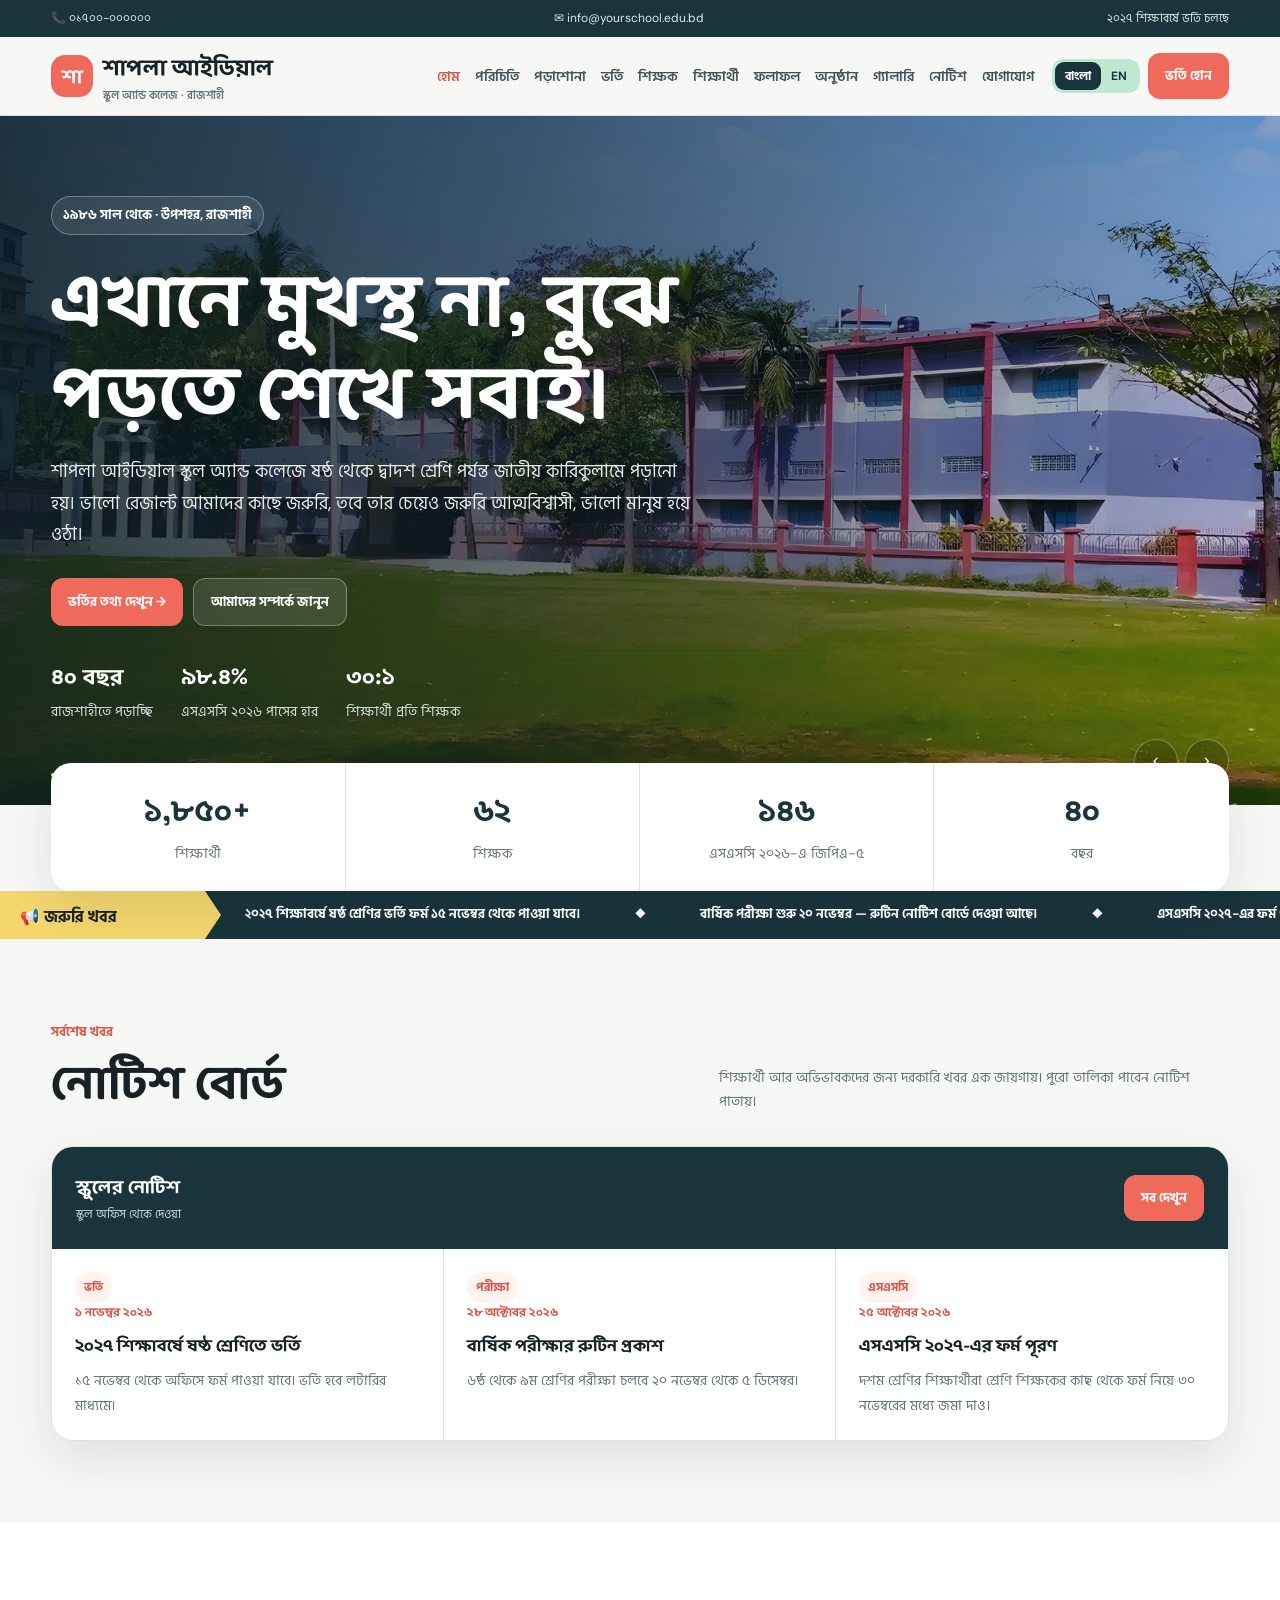
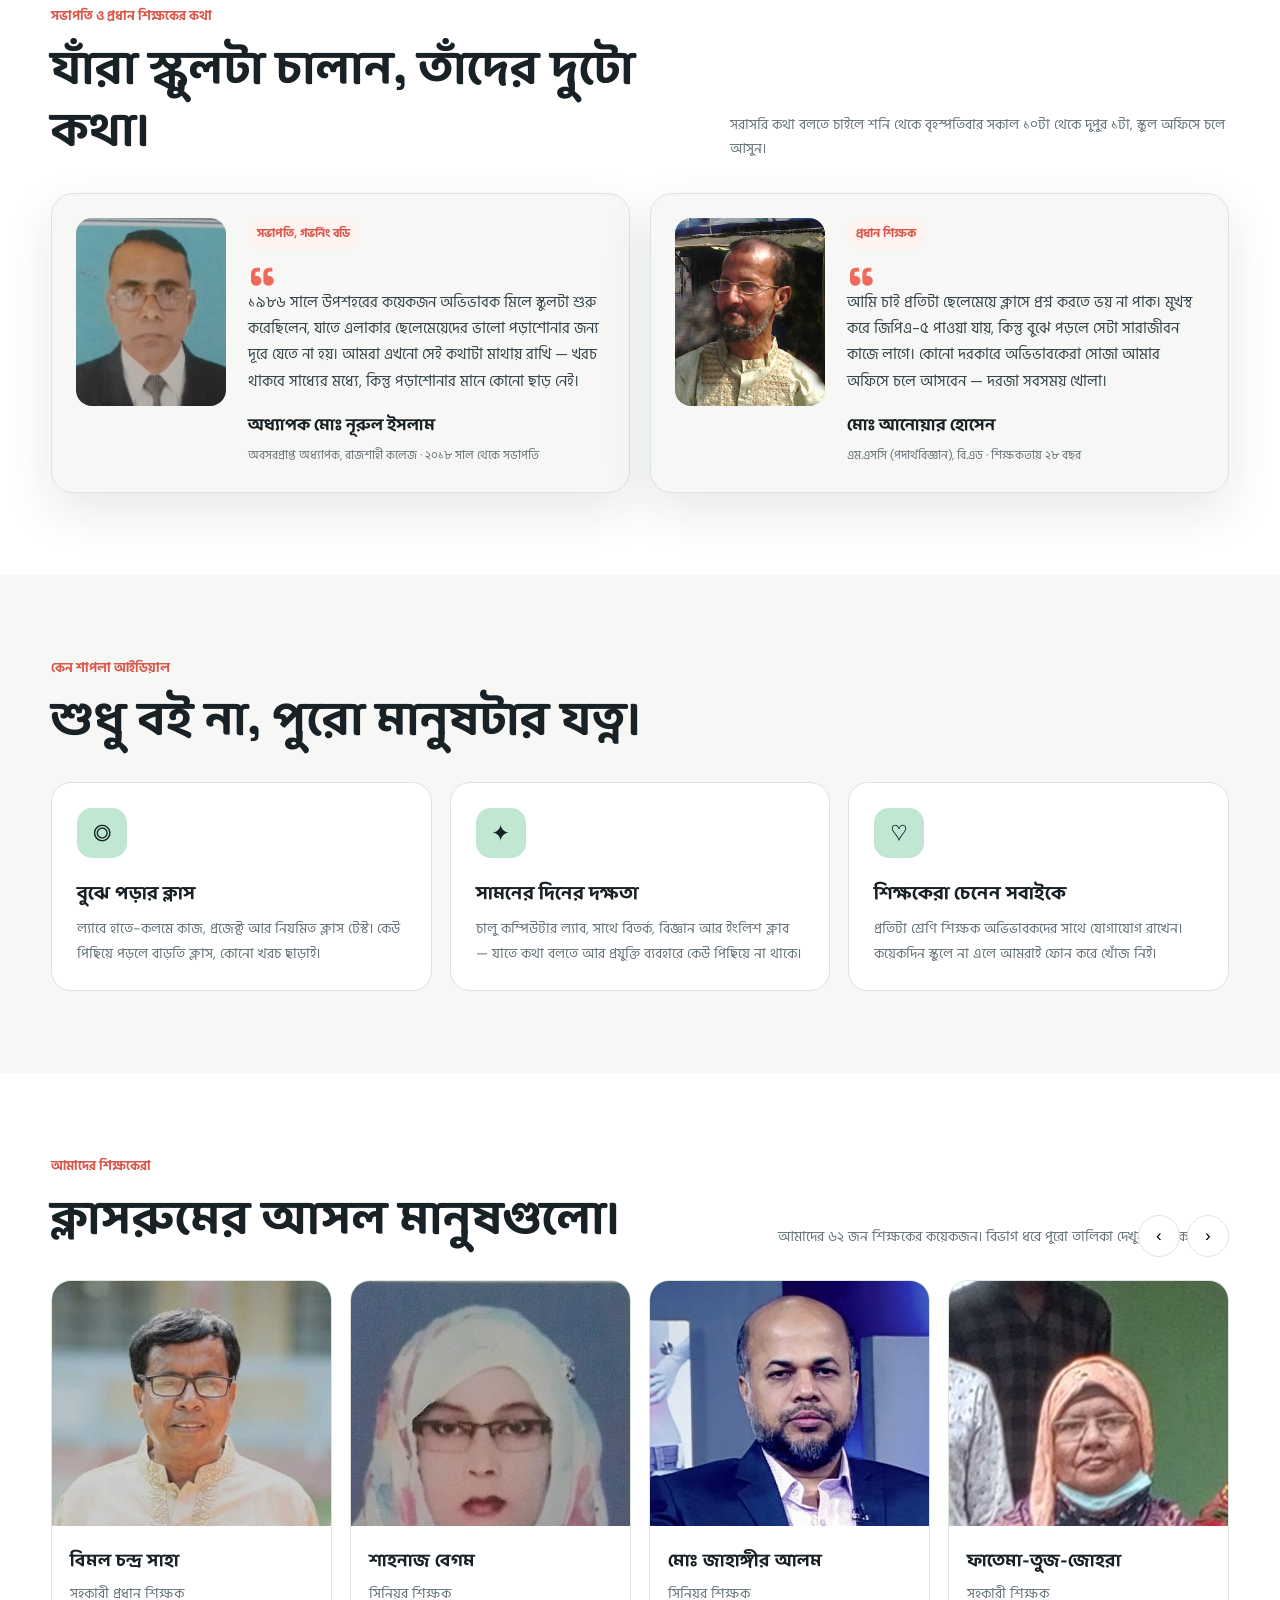
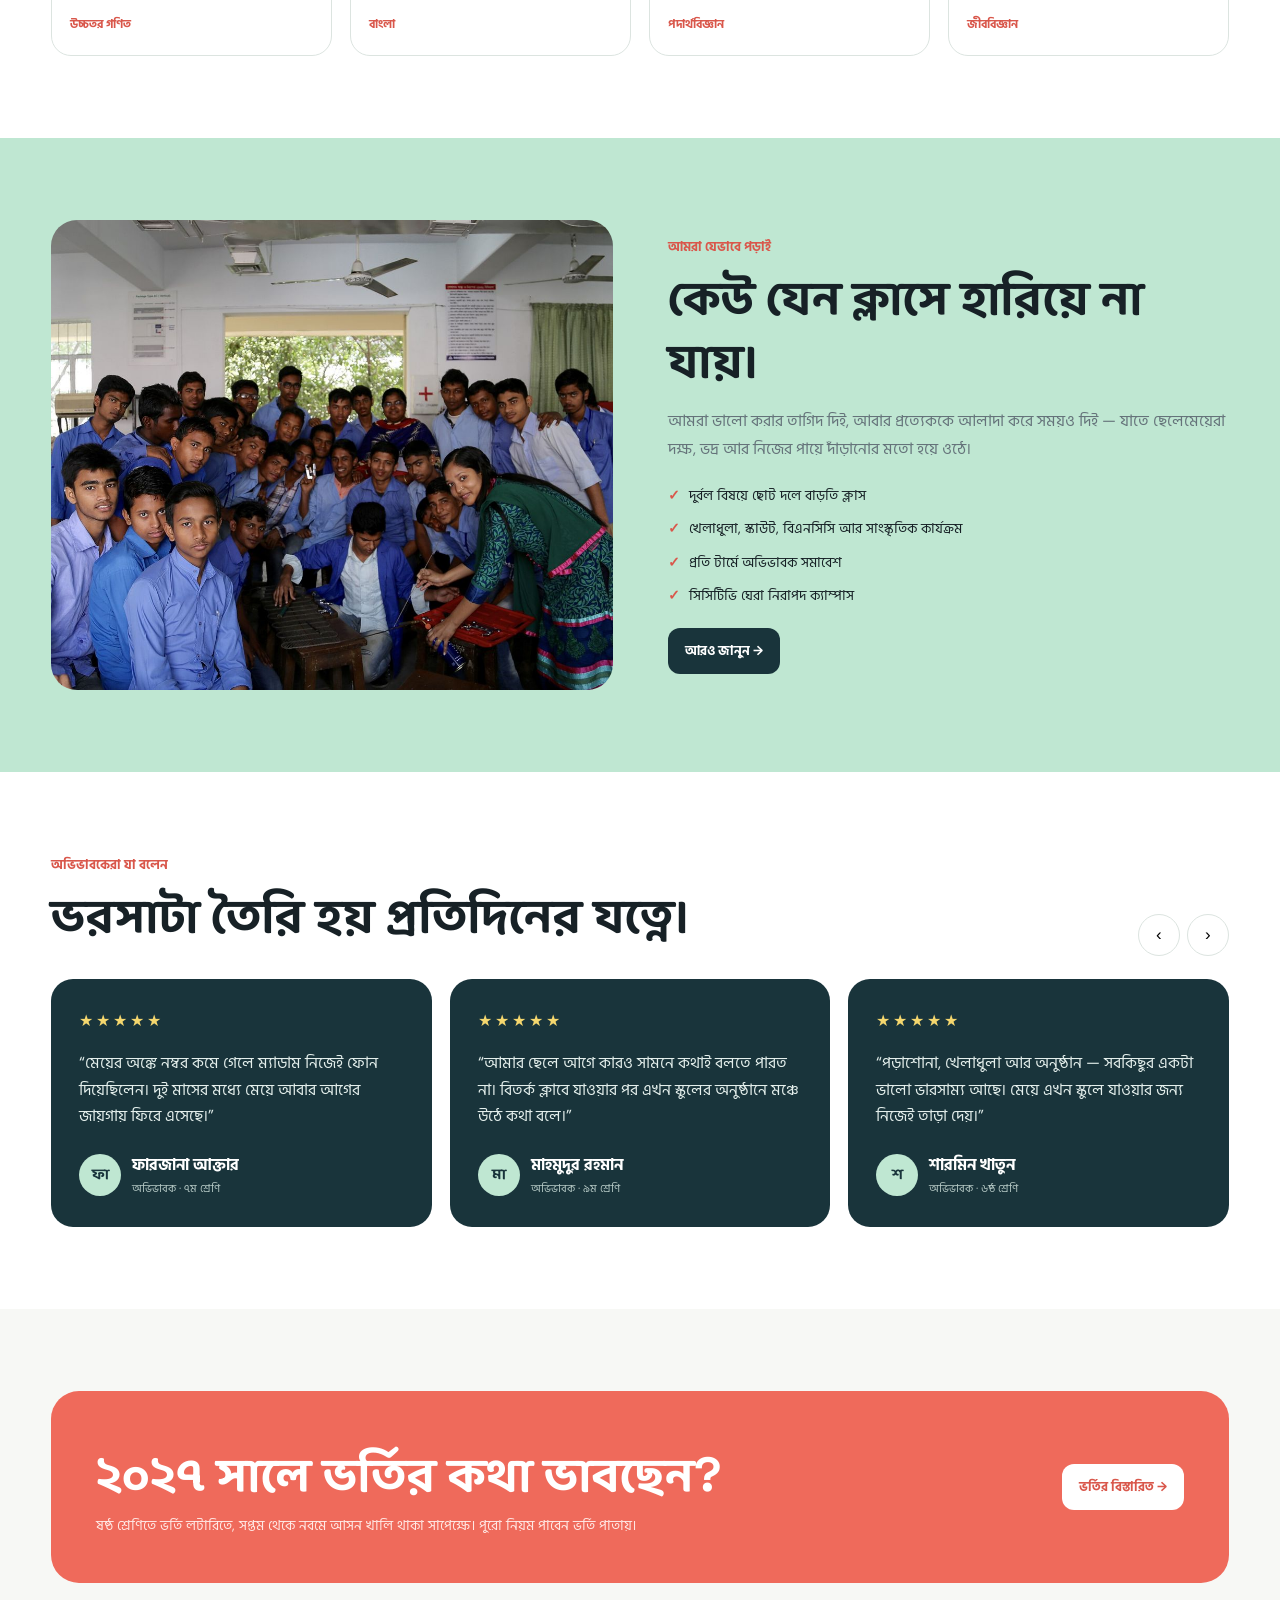
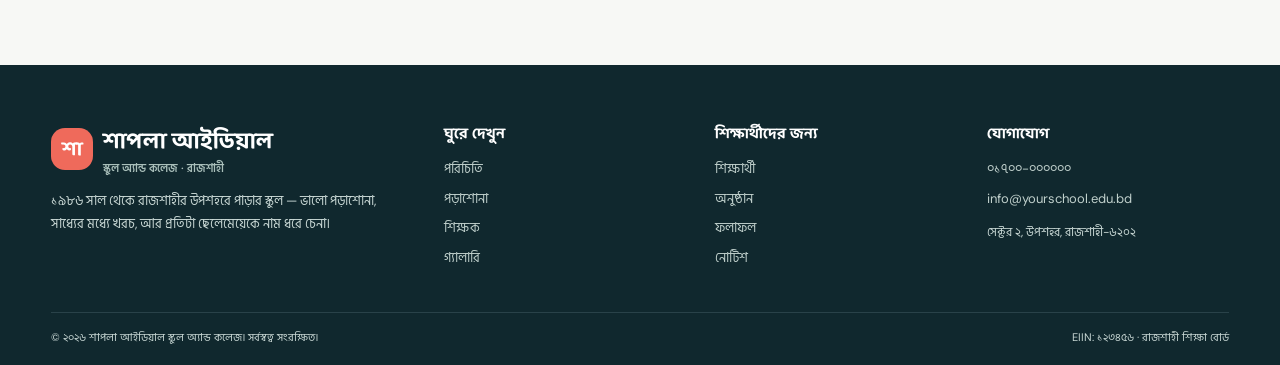
<file: index.html>
<!doctype html>
<html lang="bn">

<head>
  <meta charset="utf-8">
  <meta name="viewport" content="width=device-width,initial-scale=1">
  <script>try{if(localStorage.getItem("site-lang")==="en"){document.documentElement.lang="en";document.documentElement.classList.add("lang-pending");}}catch(e){}</script>
  <title data-en="Home | Shapla Ideal School &amp; College">হোম | শাপলা আইডিয়াল স্কুল অ্যান্ড কলেজ</title>
  <link rel="preconnect" href="https://fonts.googleapis.com">
  <link rel="preconnect" href="https://fonts.gstatic.com" crossorigin>
  <link rel="stylesheet" href="style.css">
</head>

<body>
  <div class="topbar">
    <div class="container"><span>📞 <span data-en="+880 1700-000000">০১৭০০-০০০০০০</span></span><span>✉ info@yourschool.edu.bd</span><span data-en="Admissions open for the 2027 session">২০২৭ শিক্ষাবর্ষে ভর্তি চলছে</span></div>
  </div>
  <header class="header">
    <nav class="container nav">
      <a class="logo" href="index.html"><span class="logo-mark">শা</span><span><span data-en="Shapla Ideal">শাপলা আইডিয়াল</span><small data-en="SCHOOL &amp; COLLEGE · RAJSHAHI">স্কুল অ্যান্ড কলেজ · রাজশাহী</small></span></a>
      <button class="menu-btn" aria-label="মেনু" data-en-aria-label="Menu">☰</button>
      <ul class="nav-links">
        <li><a href="index.html" class="active" data-en="Home">হোম</a></li>
        <li><a href="about.html" data-en="About">পরিচিতি</a></li>
        <li><a href="academics.html" data-en="Academics">পড়াশোনা</a></li>
        <li><a href="admissions.html" data-en="Admissions">ভর্তি</a></li>
        <li><a href="teachers.html" data-en="Teachers">শিক্ষক</a></li>
        <li><a href="students.html" data-en="Students">শিক্ষার্থী</a></li>
        <li><a href="results.html" data-en="Results">ফলাফল</a></li>
        <li><a href="events.html" data-en="Events">অনুষ্ঠান</a></li>
        <li><a href="gallery.html" data-en="Gallery">গ্যালারি</a></li>
        <li><a href="notice.html" data-en="Notices">নোটিশ</a></li>
        <li><a href="contact.html" data-en="Contact">যোগাযোগ</a></li>
      </ul>
      <div class="nav-actions">
        <div class="lang-switch" role="group" aria-label="ভাষা বেছে নিন / Choose language">
          <button type="button" data-lang="bn" aria-pressed="true" lang="bn">বাংলা</button>
          <button type="button" data-lang="en" aria-pressed="false" lang="en">EN</button>
        </div>
        <a class="btn apply" href="admissions.html" data-en="Apply Now">ভর্তি হোন</a>
      </div>
    </nav>
  </header>

  <main>
    <section class="hero">
      <div class="hero-slide active" style="background-image:url('images/hero-campus.jpg')"></div>
      <div class="hero-slide" style="background-image:url('images/hero-sports.jpg')"></div>
      <div class="hero-slide" style="background-image:url('images/hero-courtyard.jpg')"></div>
      <div class="container hero-content">
        <div class="hero-copy">
          <span class="kicker" data-en="Since 1986 · Uposhohor, Rajshahi">১৯৮৬ সাল থেকে · উপশহর, রাজশাহী</span>
          <h1 data-en="Where children learn to think, not just to memorise.">এখানে মুখস্থ না, বুঝে পড়তে শেখে সবাই।</h1>
          <p data-en="Shapla Ideal School &amp; College teaches classes 6 to 12 under the national curriculum. Good results matter to us — but so do confident, kind and capable young people.">শাপলা আইডিয়াল স্কুল অ্যান্ড কলেজে ষষ্ঠ থেকে দ্বাদশ শ্রেণি পর্যন্ত জাতীয় কারিকুলামে পড়ানো হয়। ভালো রেজাল্ট আমাদের কাছে জরুরি, তবে তার চেয়েও জরুরি আত্মবিশ্বাসী, ভালো মানুষ হয়ে ওঠা।</p>
          <div class="hero-buttons"><a class="btn" href="admissions.html" data-en="Admission info →">ভর্তির তথ্য দেখুন →</a><a class="btn ghost" href="about.html" data-en="Get to know us">আমাদের সম্পর্কে জানুন</a></div>
          <div class="hero-meta">
            <div><strong data-en="40 yrs">৪০ বছর</strong><span data-en="Teaching in Rajshahi">রাজশাহীতে পড়াচ্ছি</span></div>
            <div><strong data-en="98.4%">৯৮.৪%</strong><span data-en="SSC 2026 pass rate">এসএসসি ২০২৬ পাসের হার</span></div>
            <div><strong data-en="30:1">৩০:১</strong><span data-en="Students per teacher">শিক্ষার্থী প্রতি শিক্ষক</span></div>
          </div>
        </div>
      </div>
      <div class="slider-dots"><button class="slider-dot active" aria-label="স্লাইড ১" data-en-aria-label="Slide 1"></button><button class="slider-dot" aria-label="স্লাইড ২" data-en-aria-label="Slide 2"></button><button class="slider-dot" aria-label="স্লাইড ৩" data-en-aria-label="Slide 3"></button></div>
      <div class="slider-arrows"><button class="hero-prev" aria-label="আগের ছবি" data-en-aria-label="Previous slide">‹</button><button class="hero-next" aria-label="পরের ছবি" data-en-aria-label="Next slide">›</button></div>
    </section>

    <section class="stats">
      <div class="container stats-grid">
        <div class="stat"><strong class="count" data-target="1850" data-suffix="+">০</strong><span data-en="Students">শিক্ষার্থী</span></div>
        <div class="stat"><strong class="count" data-target="62">০</strong><span data-en="Teachers">শিক্ষক</span></div>
        <div class="stat"><strong class="count" data-target="146">০</strong><span data-en="GPA-5 in SSC 2026">এসএসসি ২০২৬-এ জিপিএ-৫</span></div>
        <div class="stat"><strong class="count" data-target="40">০</strong><span data-en="Years">বছর</span></div>
      </div>
    </section>

    <div class="urgent">
      <div class="urgent-label" data-en="📢 Latest">📢 জরুরি খবর</div>
      <div class="urgent-window">
        <div class="urgent-track">
          <span data-en="Class 6 admission forms for 2027 are available from 15 November.">২০২৭ শিক্ষাবর্ষে ষষ্ঠ শ্রেণির ভর্তি ফর্ম ১৫ নভেম্বর থেকে পাওয়া যাবে।</span>
          <span>◆</span>
          <span data-en="Annual exams start 20 November — routine is on the notice board.">বার্ষিক পরীক্ষা শুরু ২০ নভেম্বর — রুটিন নোটিশ বোর্ডে দেওয়া আছে।</span>
          <span>◆</span>
          <span data-en="SSC 2027 form fill-up: submit by 30 November.">এসএসসি ২০২৭-এর ফর্ম পূরণ ৩০ নভেম্বরের মধ্যে করতে হবে।</span>
          <span>◆</span>
          <span data-en="Victory Day programme on 16 December — all students must attend.">১৬ ডিসেম্বর বিজয় দিবসের অনুষ্ঠানে সবার উপস্থিতি বাধ্যতামূলক।</span>
          <span>◆</span>
        </div>
      </div>
    </div>

    <section class="section">
      <div class="container">
        <div class="section-head">
          <div>
            <div class="eyebrow" data-en="Latest Updates">সর্বশেষ খবর</div>
            <h2 data-en="Notice Board">নোটিশ বোর্ড</h2>
          </div>
          <p data-en="Important updates for students and guardians, all in one place. You’ll find the full list on the notice page.">শিক্ষার্থী আর অভিভাবকদের জন্য দরকারি খবর এক জায়গায়। পুরো তালিকা পাবেন নোটিশ পাতায়।</p>
        </div>
        <div class="notice-board">
          <div class="notice-top">
            <div>
              <h3 data-en="School Notices">স্কুলের নোটিশ</h3>
              <p data-en="Posted by the school office">স্কুল অফিস থেকে দেওয়া</p>
            </div><a class="btn" href="notice.html" data-en="View all">সব দেখুন</a>
          </div>
          <div class="notice-list">
            <article class="notice-item"><span class="tag" data-en="Admission">ভর্তি</span>
              <div class="notice-date" data-en="1 Nov 2026">১ নভেম্বর ২০২৬</div>
              <h3 data-en="Class 6 admission for 2027 session">২০২৭ শিক্ষাবর্ষে ষষ্ঠ শ্রেণিতে ভর্তি</h3>
              <p data-en="Forms available at the office from 15 November. Admission is by lottery.">১৫ নভেম্বর থেকে অফিসে ফর্ম পাওয়া যাবে। ভর্তি হবে লটারির মাধ্যমে।</p>
            </article>
            <article class="notice-item"><span class="tag" data-en="Exam">পরীক্ষা</span>
              <div class="notice-date" data-en="28 Oct 2026">২৮ অক্টোবর ২০২৬</div>
              <h3 data-en="Annual exam routine published">বার্ষিক পরীক্ষার রুটিন প্রকাশ</h3>
              <p data-en="Exams for classes 6–9 run from 20 November to 5 December.">৬ষ্ঠ থেকে ৯ম শ্রেণির পরীক্ষা চলবে ২০ নভেম্বর থেকে ৫ ডিসেম্বর।</p>
            </article>
            <article class="notice-item"><span class="tag" data-en="SSC">এসএসসি</span>
              <div class="notice-date" data-en="25 Oct 2026">২৫ অক্টোবর ২০২৬</div>
              <h3 data-en="SSC 2027 form fill-up">এসএসসি ২০২৭-এর ফর্ম পূরণ</h3>
              <p data-en="Class 10 students: collect your form from your class teacher and submit by 30 November.">দশম শ্রেণির শিক্ষার্থীরা শ্রেণি শিক্ষকের কাছ থেকে ফর্ম নিয়ে ৩০ নভেম্বরের মধ্যে জমা দাও।</p>
            </article>
          </div>
        </div>
      </div>
    </section>

    <section class="section light">
      <div class="container">
        <div class="section-head">
          <div>
            <div class="eyebrow" data-en="From the Chairman &amp; Headmaster">সভাপতি ও প্রধান শিক্ষকের কথা</div>
            <h2 data-en="A few words from the people in charge.">যাঁরা স্কুলটা চালান, তাঁদের দুটো কথা।</h2>
          </div>
          <p data-en="Want to meet them in person? Saturday to Thursday, 10 am to 1 pm, at the school office.">সরাসরি কথা বলতে চাইলে শনি থেকে বৃহস্পতিবার সকাল ১০টা থেকে দুপুর ১টা, স্কুল অফিসে চলে আসুন।</p>
        </div>
        <div class="message-grid">
          <article class="message-card">
            <img src="images/people/nurul-islam.jpg" alt="অধ্যাপক মোঃ নূরুল ইসলাম" data-en-alt="Prof. Md. Nurul Islam" width="480" height="600" loading="lazy">
            <div>
              <span class="tag" data-en="Chairman, Governing Body">সভাপতি, গভর্নিং বডি</span>
              <blockquote data-en="In 1986 a few parents in Uposhohor started this school so local children wouldn’t have to travel far for a good education. We still hold on to that — fees families can manage, and no compromise on the quality of teaching.">১৯৮৬ সালে উপশহরের কয়েকজন অভিভাবক মিলে স্কুলটা শুরু করেছিলেন, যাতে এলাকার ছেলেমেয়েদের ভালো পড়াশোনার জন্য দূরে যেতে না হয়। আমরা এখনো সেই কথাটা মাথায় রাখি — খরচ থাকবে সাধ্যের মধ্যে, কিন্তু পড়াশোনার মানে কোনো ছাড় নেই।</blockquote>
              <div class="who"><b data-en="Prof. Md. Nurul Islam">অধ্যাপক মোঃ নূরুল ইসলাম</b><small data-en="Retired professor, Rajshahi College · Chairman since 2018">অবসরপ্রাপ্ত অধ্যাপক, রাজশাহী কলেজ · ২০১৮ সাল থেকে সভাপতি</small></div>
            </div>
          </article>
          <article class="message-card">
            <img src="images/people/anwar-hossain.jpg" alt="মোঃ আনোয়ার হোসেন" data-en-alt="Md. Anwar Hossain" width="480" height="600" loading="lazy">
            <div>
              <span class="tag" data-en="Headmaster">প্রধান শিক্ষক</span>
              <blockquote data-en="I want every student to feel free to ask questions in class. You can memorise your way to GPA-5, but real understanding stays with you for life. Parents are welcome to walk straight into my office whenever they need — the door is always open.">আমি চাই প্রতিটা ছেলেমেয়ে ক্লাসে প্রশ্ন করতে ভয় না পাক। মুখস্থ করে জিপিএ-৫ পাওয়া যায়, কিন্তু বুঝে পড়লে সেটা সারাজীবন কাজে লাগে। কোনো দরকারে অভিভাবকেরা সোজা আমার অফিসে চলে আসবেন — দরজা সবসময় খোলা।</blockquote>
              <div class="who"><b data-en="Md. Anwar Hossain">মোঃ আনোয়ার হোসেন</b><small data-en="M.Sc (Physics), B.Ed · 28 years of teaching">এম.এসসি (পদার্থবিজ্ঞান), বি.এড · শিক্ষকতায় ২৮ বছর</small></div>
            </div>
          </article>
        </div>
      </div>
    </section>

    <section class="section">
      <div class="container">
        <div class="section-head">
          <div>
            <div class="eyebrow" data-en="Why Shapla Ideal">কেন শাপলা আইডিয়াল</div>
            <h2 data-en="Not just books — the whole child.">শুধু বই না, পুরো মানুষটার যত্ন।</h2>
          </div>
        </div>
        <div class="feature-grid">
          <div class="feature">
            <div class="feature-icon">◎</div>
            <h3 data-en="Teaching that makes sense">বুঝে পড়ার ক্লাস</h3>
            <p data-en="Lab classes, project work and regular class tests. Students who fall behind get extra classes free of charge.">ল্যাবে হাতে-কলমে কাজ, প্রজেক্ট আর নিয়মিত ক্লাস টেস্ট। কেউ পিছিয়ে পড়লে বাড়তি ক্লাস, কোনো খরচ ছাড়াই।</p>
          </div>
          <div class="feature">
            <div class="feature-icon">✦</div>
            <h3 data-en="Skills for tomorrow">সামনের দিনের দক্ষতা</h3>
            <p data-en="A working computer lab, plus debate, science and English clubs — so students get comfortable speaking up and using technology.">চালু কম্পিউটার ল্যাব, সাথে বিতর্ক, বিজ্ঞান আর ইংলিশ ক্লাব — যাতে কথা বলতে আর প্রযুক্তি ব্যবহারে কেউ পিছিয়ে না থাকে।</p>
          </div>
          <div class="feature">
            <div class="feature-icon">♡</div>
            <h3 data-en="Teachers who know your child">শিক্ষকেরা চেনেন সবাইকে</h3>
            <p data-en="Every class teacher keeps in touch with guardians. Miss a few days, and we’ll call to check in.">প্রতিটা শ্রেণি শিক্ষক অভিভাবকদের সাথে যোগাযোগ রাখেন। কয়েকদিন স্কুলে না এলে আমরাই ফোন করে খোঁজ নিই।</p>
          </div>
        </div>
      </div>
    </section>

    <section class="section light">
      <div class="container">
        <div class="section-head">
          <div>
            <div class="eyebrow" data-en="Meet Our Teachers">আমাদের শিক্ষকেরা</div>
            <h2 data-en="The people behind the classroom.">ক্লাসরুমের আসল মানুষগুলো।</h2>
          </div>
          <p data-en="A few of our 62 teachers. See the full list, department by department, on the teachers page.">আমাদের ৬২ জন শিক্ষকের কয়েকজন। বিভাগ ধরে পুরো তালিকা দেখুন শিক্ষক পাতায়।</p>
        </div>
        <div class="carousel-shell">
          <div class="teacher-track">
          <article class="teacher-card"><img src="images/people/bimal-saha.jpg" alt="বিমল চন্দ্র সাহা" data-en-alt="Bimal Chandra Saha" width="480" height="600" loading="lazy">
            <div class="teacher-body">
              <h3 data-en="Bimal Chandra Saha">বিমল চন্দ্র সাহা</h3>
              <p data-en="Assistant Headmaster">সহকারী প্রধান শিক্ষক</p><span class="subject" data-en="Higher Mathematics">উচ্চতর গণিত</span>
            </div>
          </article>
          <article class="teacher-card"><img src="images/people/shahnaz-begum.jpg" alt="শাহনাজ বেগম" data-en-alt="Shahnaz Begum" width="480" height="600" loading="lazy">
            <div class="teacher-body">
              <h3 data-en="Shahnaz Begum">শাহনাজ বেগম</h3>
              <p data-en="Senior Teacher">সিনিয়র শিক্ষক</p><span class="subject" data-en="Bangla">বাংলা</span>
            </div>
          </article>
          <article class="teacher-card"><img src="images/people/jahangir-alam.jpg" alt="মোঃ জাহাঙ্গীর আলম" data-en-alt="Md. Jahangir Alam" width="480" height="600" loading="lazy">
            <div class="teacher-body">
              <h3 data-en="Md. Jahangir Alam">মোঃ জাহাঙ্গীর আলম</h3>
              <p data-en="Senior Teacher">সিনিয়র শিক্ষক</p><span class="subject" data-en="Physics">পদার্থবিজ্ঞান</span>
            </div>
          </article>
          <article class="teacher-card"><img src="images/people/fatema-zohra.jpg" alt="ফাতেমা-তুজ-জোহরা" data-en-alt="Fatema-Tuz-Zohra" width="480" height="600" loading="lazy">
            <div class="teacher-body">
              <h3 data-en="Fatema-Tuz-Zohra">ফাতেমা-তুজ-জোহরা</h3>
              <p data-en="Assistant Teacher">সহকারী শিক্ষক</p><span class="subject" data-en="Biology">জীববিজ্ঞান</span>
            </div>
          </article>
          <article class="teacher-card"><img src="images/people/mostafizur-rahman.jpg" alt="মোঃ মোস্তাফিজুর রহমান" data-en-alt="Md. Mostafizur Rahman" width="480" height="600" loading="lazy">
            <div class="teacher-body">
              <h3 data-en="Md. Mostafizur Rahman">মোঃ মোস্তাফিজুর রহমান</h3>
              <p data-en="Senior Teacher">সিনিয়র শিক্ষক</p><span class="subject" data-en="Chemistry">রসায়ন</span>
            </div>
          </article>
          <article class="teacher-card"><img src="images/people/shamima-nasrin.jpg" alt="শামীমা নাসরিন" data-en-alt="Shamima Nasrin" width="480" height="600" loading="lazy">
            <div class="teacher-body">
              <h3 data-en="Shamima Nasrin">শামীমা নাসরিন</h3>
              <p data-en="Assistant Teacher">সহকারী শিক্ষক</p><span class="subject" data-en="English">ইংরেজি</span>
            </div>
          </article>
          <article class="teacher-card"><img src="images/people/pradip-mondal.jpg" alt="প্রদীপ কুমার মণ্ডল" data-en-alt="Pradip Kumar Mondal" width="480" height="600" loading="lazy">
            <div class="teacher-body">
              <h3 data-en="Pradip Kumar Mondal">প্রদীপ কুমার মণ্ডল</h3>
              <p data-en="Assistant Teacher">সহকারী শিক্ষক</p><span class="subject" data-en="Mathematics">গণিত</span>
            </div>
          </article>
          <article class="teacher-card"><img src="images/people/rokeya-khatun.jpg" alt="রোকেয়া খাতুন" data-en-alt="Rokeya Khatun" width="480" height="600" loading="lazy">
            <div class="teacher-body">
              <h3 data-en="Rokeya Khatun">রোকেয়া খাতুন</h3>
              <p data-en="Senior Teacher">সিনিয়র শিক্ষক</p><span class="subject" data-en="Bangladesh &amp; Global Studies">বাংলাদেশ ও বিশ্বপরিচয়</span>
            </div>
          </article>
          <article class="teacher-card"><img src="images/people/saiful-islam.jpg" alt="মোঃ সাইফুল ইসলাম" data-en-alt="Md. Saiful Islam" width="480" height="600" loading="lazy">
            <div class="teacher-body">
              <h3 data-en="Md. Saiful Islam">মোঃ সাইফুল ইসলাম</h3>
              <p data-en="Assistant Teacher">সহকারী শিক্ষক</p><span class="subject" data-en="Accounting">হিসাববিজ্ঞান</span>
            </div>
          </article>
          <article class="teacher-card"><img src="images/people/ariful-haque.jpg" alt="আরিফুল হক" data-en-alt="Ariful Haque" width="480" height="600" loading="lazy">
            <div class="teacher-body">
              <h3 data-en="Ariful Haque">আরিফুল হক</h3>
              <p data-en="Assistant Teacher">সহকারী শিক্ষক</p><span class="subject" data-en="ICT">আইসিটি</span>
            </div>
          </article>
          <article class="teacher-card"><img src="images/people/abdur-rahim.jpg" alt="মাওলানা আব্দুর রহিম" data-en-alt="Maulana Abdur Rahim" width="480" height="600" loading="lazy">
            <div class="teacher-body">
              <h3 data-en="Maulana Abdur Rahim">মাওলানা আব্দুর রহিম</h3>
              <p data-en="Senior Teacher">সিনিয়র শিক্ষক</p><span class="subject" data-en="Islam &amp; Moral Education">ইসলাম ও নৈতিক শিক্ষা</span>
            </div>
          </article>
          <article class="teacher-card"><img src="images/people/rashedul-islam.jpg" alt="মোঃ রাশেদুল ইসলাম" data-en-alt="Md. Rashedul Islam" width="480" height="600" loading="lazy">
            <div class="teacher-body">
              <h3 data-en="Md. Rashedul Islam">মোঃ রাশেদুল ইসলাম</h3>
              <p data-en="Physical Education Teacher">শরীরচর্চা শিক্ষক</p><span class="subject" data-en="Physical Education">শারীরিক শিক্ষা</span>
            </div>
          </article>
          </div>
          <div class="carousel-nav"><button class="carousel-prev" aria-label="আগে" data-en-aria-label="Previous">‹</button><button class="carousel-next" aria-label="পরে" data-en-aria-label="Next">›</button></div>
        </div>
      </div>
    </section>

    <section class="section mint">
      <div class="container">
        <div class="split"><img src="images/classroom.jpg" alt="ক্লাসে শিক্ষকের সাথে শিক্ষার্থীরা" data-en-alt="Students with their teacher in class" loading="lazy">
          <div class="split-copy">
            <div class="eyebrow" data-en="How We Teach">আমরা যেভাবে পড়াই</div>
            <h2 data-en="Every student should feel seen.">কেউ যেন ক্লাসে হারিয়ে না যায়।</h2>
            <p data-en="We keep expectations high, but we also make time for each child — so they grow up capable, kind and able to stand on their own feet.">আমরা ভালো করার তাগিদ দিই, আবার প্রত্যেককে আলাদা করে সময়ও দিই — যাতে ছেলেমেয়েরা দক্ষ, ভদ্র আর নিজের পায়ে দাঁড়ানোর মতো হয়ে ওঠে।</p>
            <ul class="checks">
              <li data-en="Small groups for extra help">দুর্বল বিষয়ে ছোট দলে বাড়তি ক্লাস</li>
              <li data-en="Sports, scouts, BNCC and cultural activities">খেলাধুলা, স্কাউট, বিএনসিসি আর সাংস্কৃতিক কার্যক্রম</li>
              <li data-en="Parent–teacher meetings every term">প্রতি টার্মে অভিভাবক সমাবেশ</li>
              <li data-en="CCTV-covered, safe campus">সিসিটিভি ঘেরা নিরাপদ ক্যাম্পাস</li>
            </ul><a class="btn dark" href="about.html" data-en="Learn more →">আরও জানুন →</a>
          </div>
        </div>
      </div>
    </section>

    <section class="section light">
      <div class="container">
        <div class="section-head">
          <div>
            <div class="eyebrow" data-en="What Guardians Say">অভিভাবকেরা যা বলেন</div>
            <h2 data-en="Trust earned one day at a time.">ভরসাটা তৈরি হয় প্রতিদিনের যত্নে।</h2>
          </div>
        </div>
        <div class="carousel-shell">
          <div class="testimonial-track">
            <article class="testimonial">
              <div class="stars">★★★★★</div>
              <blockquote data-en="“When my daughter’s marks dropped in maths, her teacher called me herself. Within two months she’d caught up.”">“মেয়ের অঙ্কে নম্বর কমে গেলে ম্যাডাম নিজেই ফোন দিয়েছিলেন। দুই মাসের মধ্যে মেয়ে আবার আগের জায়গায় ফিরে এসেছে।”</blockquote>
              <div class="person"><span class="avatar initials" aria-hidden="true" data-en="F">ফা</span>
                <div><b data-en="Farzana Akter">ফারজানা আক্তার</b><small data-en="Guardian · Class 7">অভিভাবক · ৭ম শ্রেণি</small></div>
              </div>
            </article>
            <article class="testimonial">
              <div class="stars">★★★★★</div>
              <blockquote data-en="“My son used to be too shy to speak. After joining the debate club he now speaks on stage at school events.”">“আমার ছেলে আগে কারও সামনে কথাই বলতে পারত না। বিতর্ক ক্লাবে যাওয়ার পর এখন স্কুলের অনুষ্ঠানে মঞ্চে উঠে কথা বলে।”</blockquote>
              <div class="person"><span class="avatar initials" aria-hidden="true" data-en="M">মা</span>
                <div><b data-en="Mahmudur Rahman">মাহমুদুর রহমান</b><small data-en="Guardian · Class 9">অভিভাবক · ৯ম শ্রেণি</small></div>
              </div>
            </article>
            <article class="testimonial">
              <div class="stars">★★★★★</div>
              <blockquote data-en="“There’s a good balance of study, sport and cultural events. My daughter actually looks forward to school.”">“পড়াশোনা, খেলাধুলা আর অনুষ্ঠান — সবকিছুর একটা ভালো ভারসাম্য আছে। মেয়ে এখন স্কুলে যাওয়ার জন্য নিজেই তাড়া দেয়।”</blockquote>
              <div class="person"><span class="avatar initials" aria-hidden="true" data-en="S">শ</span>
                <div><b data-en="Sharmin Khatun">শারমিন খাতুন</b><small data-en="Guardian · Class 6">অভিভাবক · ৬ষ্ঠ শ্রেণি</small></div>
              </div>
            </article>
            <article class="testimonial">
              <div class="stars">★★★★★</div>
              <blockquote data-en="“The office sends an SMS for every exam and every holiday. We never have to guess what’s going on.”">“প্রতিটা পরীক্ষা, প্রতিটা ছুটির খবর অফিস থেকে এসএমএসে চলে আসে। কোথায় কী হচ্ছে, আন্দাজ করতে হয় না।”</blockquote>
              <div class="person"><span class="avatar initials" aria-hidden="true" data-en="H">হা</span>
                <div><b data-en="Hasan Mahmud">হাসান মাহমুদ</b><small data-en="Guardian · Class 8">অভিভাবক · ৮ম শ্রেণি</small></div>
              </div>
            </article>
          </div>
          <div class="carousel-nav"><button class="carousel-prev" aria-label="আগে" data-en-aria-label="Previous">‹</button><button class="carousel-next" aria-label="পরে" data-en-aria-label="Next">›</button></div>
        </div>
      </div>
    </section>

    <section class="section">
      <div class="container">
        <div class="cta">
          <div>
            <h2 data-en="Thinking about admission for 2027?">২০২৭ সালে ভর্তির কথা ভাবছেন?</h2>
            <p data-en="Class 6 admission is by lottery; class 7, 8 and 9 depend on available seats. Find the full process on the admissions page.">ষষ্ঠ শ্রেণিতে ভর্তি লটারিতে, সপ্তম থেকে নবমে আসন খালি থাকা সাপেক্ষে। পুরো নিয়ম পাবেন ভর্তি পাতায়।</p>
          </div><a class="btn" href="admissions.html" data-en="Admission details →">ভর্তির বিস্তারিত →</a>
        </div>
      </div>
    </section>
  </main>

  <footer>
    <div class="container footer-grid">
      <div>
        <div class="logo" style="color:#fff"><span class="logo-mark">শা</span><span><span data-en="Shapla Ideal">শাপলা আইডিয়াল</span><small style="color:#a9bfba" data-en="SCHOOL &amp; COLLEGE · RAJSHAHI">স্কুল অ্যান্ড কলেজ · রাজশাহী</small></span></div>
        <p class="footer-desc" data-en="Since 1986, a neighbourhood school in Uposhohor, Rajshahi — good teaching, fair fees and every child known by name.">১৯৮৬ সাল থেকে রাজশাহীর উপশহরে পাড়ার স্কুল — ভালো পড়াশোনা, সাধ্যের মধ্যে খরচ, আর প্রতিটা ছেলেমেয়েকে নাম ধরে চেনা।</p>
      </div>
      <div>
        <h3 data-en="Explore">ঘুরে দেখুন</h3><a href="about.html" data-en="About">পরিচিতি</a><a href="academics.html" data-en="Academics">পড়াশোনা</a><a href="teachers.html" data-en="Teachers">শিক্ষক</a><a href="gallery.html" data-en="Gallery">গ্যালারি</a>
      </div>
      <div>
        <h3 data-en="Student Life">শিক্ষার্থীদের জন্য</h3><a href="students.html" data-en="Students">শিক্ষার্থী</a><a href="events.html" data-en="Events">অনুষ্ঠান</a><a href="results.html" data-en="Results">ফলাফল</a><a href="notice.html" data-en="Notices">নোটিশ</a>
      </div>
      <div>
        <h3 data-en="Contact">যোগাযোগ</h3><a href="contact.html" data-en="+880 1700-000000">০১৭০০-০০০০০০</a><a href="contact.html">info@yourschool.edu.bd</a><span style="font-size:12px" data-en="Sector 2, Uposhohor, Rajshahi-6202">সেক্টর ২, উপশহর, রাজশাহী-৬২০২</span>
      </div>
    </div>
    <div class="container footer-bottom"><span data-en="© 2026 Shapla Ideal School &amp; College. All rights reserved.">© ২০২৬ শাপলা আইডিয়াল স্কুল অ্যান্ড কলেজ। সর্বস্বত্ব সংরক্ষিত।</span><span data-en="EIIN: 123456 · Rajshahi Education Board">EIIN: ১২৩৪৫৬ · রাজশাহী শিক্ষা বোর্ড</span></div>
  </footer>
  <button class="top-btn" aria-label="ওপরে যান" data-en-aria-label="Back to top">↑</button>
  <div class="toast" role="status"></div>
  <script src="script.js"></script>
</body>

</html>
</file>
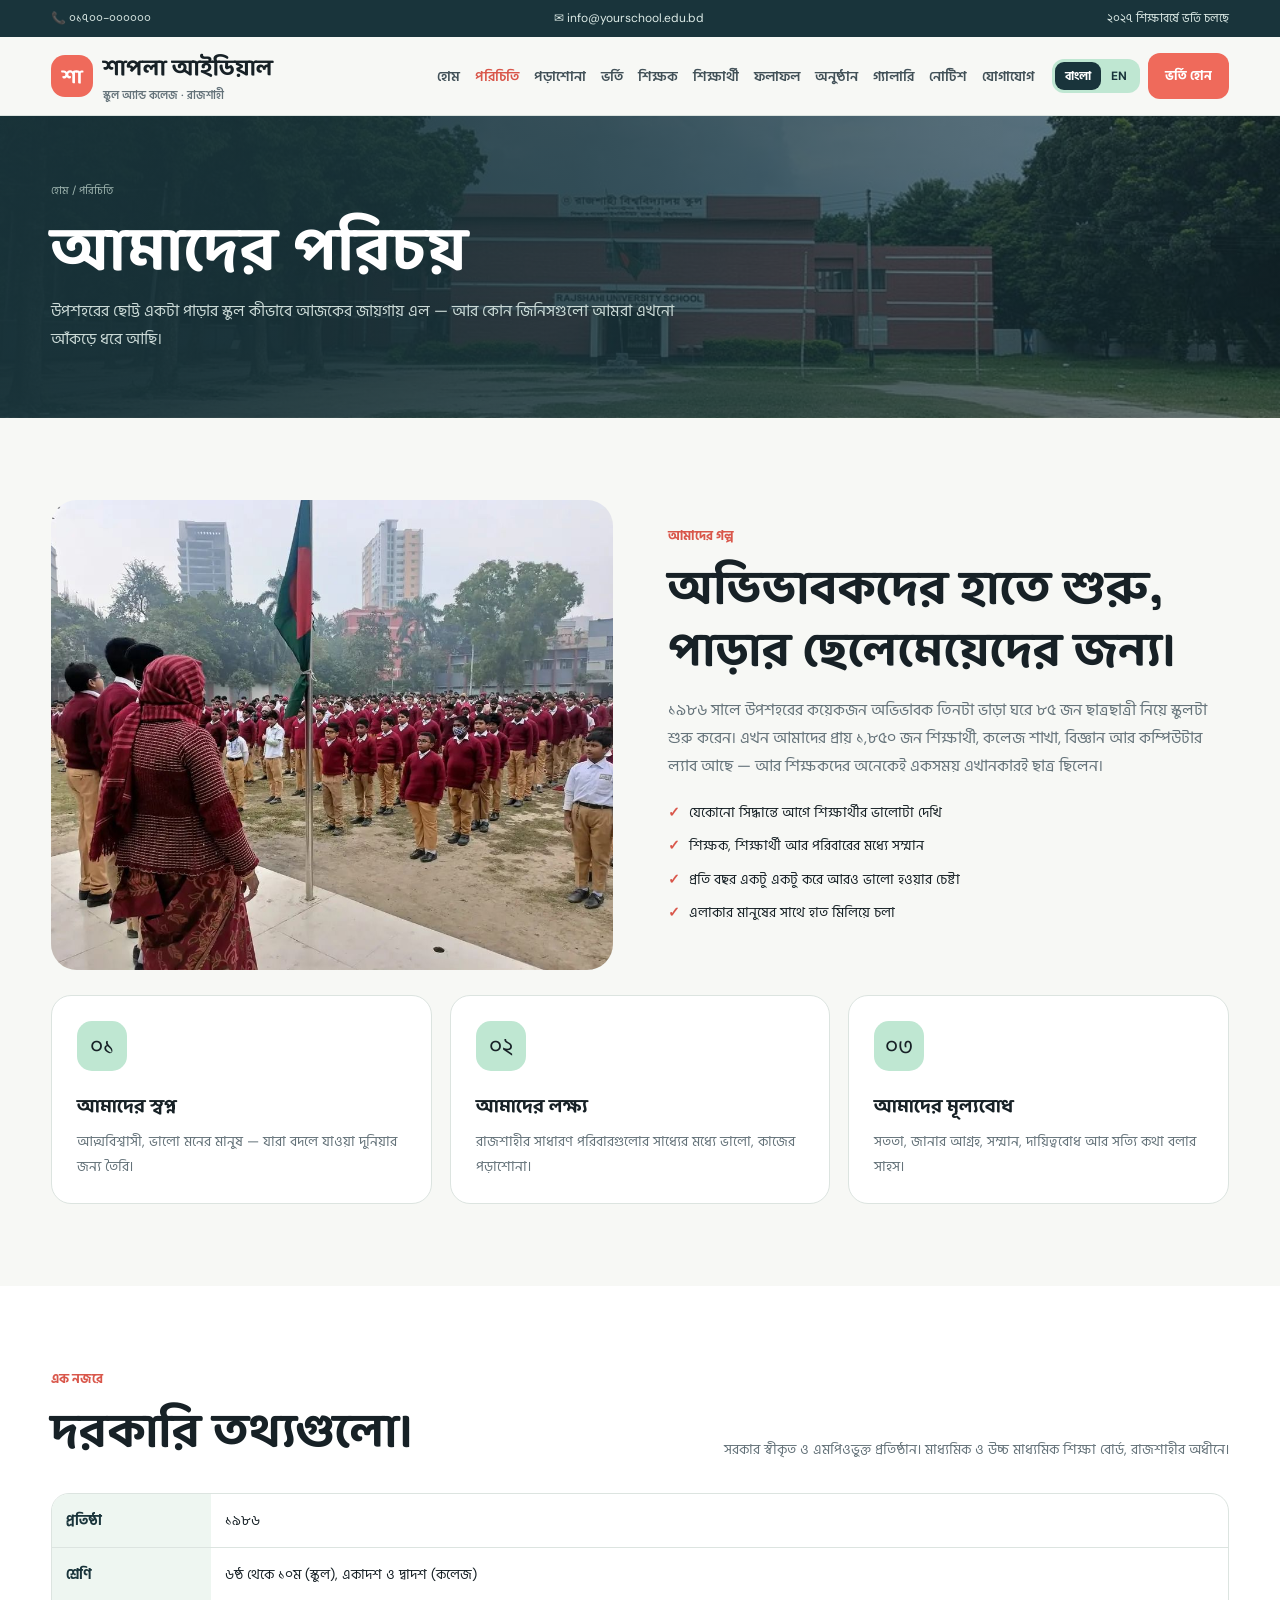
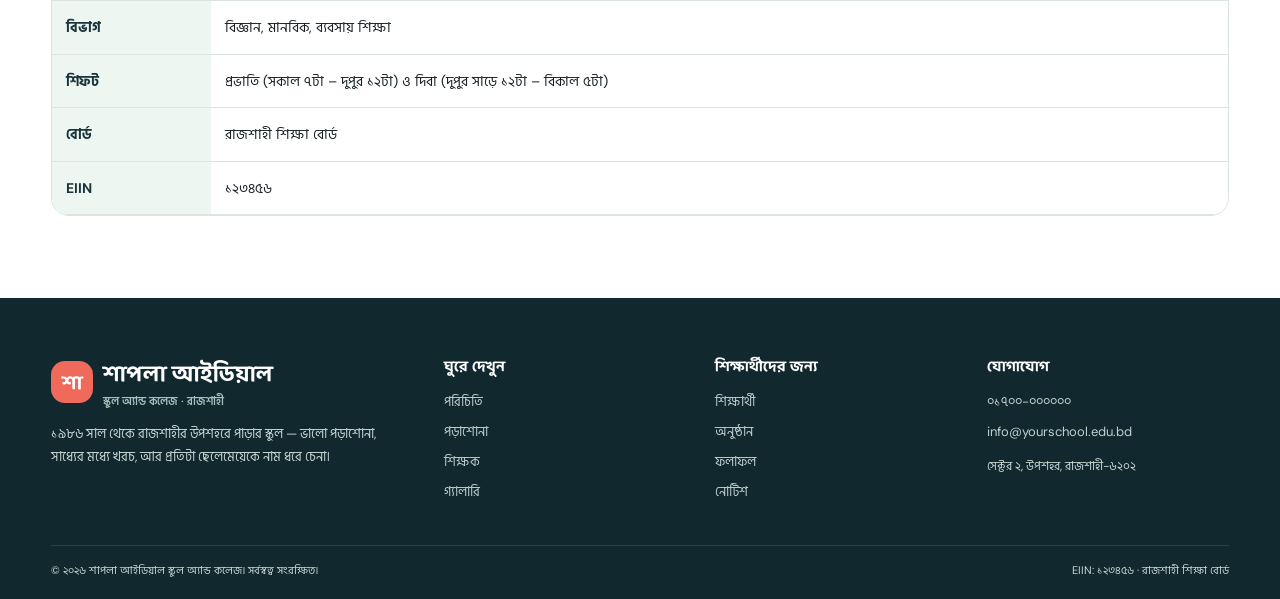
<file: about.html>
<!doctype html>
<html lang="bn">

<head>
  <meta charset="utf-8">
  <meta name="viewport" content="width=device-width,initial-scale=1">
  <script>try{if(localStorage.getItem("site-lang")==="en"){document.documentElement.lang="en";document.documentElement.classList.add("lang-pending");}}catch(e){}</script>
  <title data-en="About | Shapla Ideal School &amp; College">পরিচিতি | শাপলা আইডিয়াল স্কুল অ্যান্ড কলেজ</title>
  <link rel="preconnect" href="https://fonts.googleapis.com">
  <link rel="preconnect" href="https://fonts.gstatic.com" crossorigin>
  <link rel="stylesheet" href="style.css">
</head>

<body>
  <div class="topbar">
    <div class="container"><span>📞 <span data-en="+880 1700-000000">০১৭০০-০০০০০০</span></span><span>✉ info@yourschool.edu.bd</span><span data-en="Admissions open for the 2027 session">২০২৭ শিক্ষাবর্ষে ভর্তি চলছে</span></div>
  </div>
  <header class="header">
    <nav class="container nav">
      <a class="logo" href="index.html"><span class="logo-mark">শা</span><span><span data-en="Shapla Ideal">শাপলা আইডিয়াল</span><small data-en="SCHOOL &amp; COLLEGE · RAJSHAHI">স্কুল অ্যান্ড কলেজ · রাজশাহী</small></span></a>
      <button class="menu-btn" aria-label="মেনু" data-en-aria-label="Menu">☰</button>
      <ul class="nav-links">
        <li><a href="index.html" data-en="Home">হোম</a></li>
        <li><a href="about.html" class="active" data-en="About">পরিচিতি</a></li>
        <li><a href="academics.html" data-en="Academics">পড়াশোনা</a></li>
        <li><a href="admissions.html" data-en="Admissions">ভর্তি</a></li>
        <li><a href="teachers.html" data-en="Teachers">শিক্ষক</a></li>
        <li><a href="students.html" data-en="Students">শিক্ষার্থী</a></li>
        <li><a href="results.html" data-en="Results">ফলাফল</a></li>
        <li><a href="events.html" data-en="Events">অনুষ্ঠান</a></li>
        <li><a href="gallery.html" data-en="Gallery">গ্যালারি</a></li>
        <li><a href="notice.html" data-en="Notices">নোটিশ</a></li>
        <li><a href="contact.html" data-en="Contact">যোগাযোগ</a></li>
      </ul>
      <div class="nav-actions">
        <div class="lang-switch" role="group" aria-label="ভাষা বেছে নিন / Choose language">
          <button type="button" data-lang="bn" aria-pressed="true" lang="bn">বাংলা</button>
          <button type="button" data-lang="en" aria-pressed="false" lang="en">EN</button>
        </div>
        <a class="btn apply" href="admissions.html" data-en="Apply Now">ভর্তি হোন</a>
      </div>
    </nav>
  </header>

  <main>
    <section class="page-hero has-bg" style="--hero-bg: url('images/g-field.jpg')">
      <div class="container">
        <div class="breadcrumbs" data-en="HOME / ABOUT">হোম / পরিচিতি</div>
        <h1 data-en="About Us">আমাদের পরিচয়</h1>
        <p data-en="How a small neighbourhood school in Uposhohor grew into what it is today — and what we still care about.">উপশহরের ছোট্ট একটা পাড়ার স্কুল কীভাবে আজকের জায়গায় এল — আর কোন জিনিসগুলো আমরা এখনো আঁকড়ে ধরে আছি।</p>
      </div>
    </section>
    <section class="section">
      <div class="container">
        <div class="split"><img src="images/assembly.jpg" alt="সকালের সমাবেশে শিক্ষার্থীরা" data-en-alt="Students at the morning assembly" loading="lazy">
          <div class="split-copy">
            <div class="eyebrow" data-en="Our Story">আমাদের গল্প</div>
            <h2 data-en="Started by parents, for the neighbourhood.">অভিভাবকদের হাতে শুরু, পাড়ার ছেলেমেয়েদের জন্য।</h2>
            <p data-en="In 1986 a group of guardians in Uposhohor rented three rooms and opened a school with 85 students. Today we have about 1,850 students, a college section, science and computer labs, and teachers many of whom studied here themselves.">১৯৮৬ সালে উপশহরের কয়েকজন অভিভাবক তিনটা ভাড়া ঘরে ৮৫ জন ছাত্রছাত্রী নিয়ে স্কুলটা শুরু করেন। এখন আমাদের প্রায় ১,৮৫০ জন শিক্ষার্থী, কলেজ শাখা, বিজ্ঞান আর কম্পিউটার ল্যাব আছে — আর শিক্ষকদের অনেকেই একসময় এখানকারই ছাত্র ছিলেন।</p>
            <ul class="checks">
              <li data-en="Decisions start with what’s best for students">যেকোনো সিদ্ধান্তে আগে শিক্ষার্থীর ভালোটা দেখি</li>
              <li data-en="Respect between teachers, students and families">শিক্ষক, শিক্ষার্থী আর পরিবারের মধ্যে সম্মান</li>
              <li data-en="Always trying to do a bit better">প্রতি বছর একটু একটু করে আরও ভালো হওয়ার চেষ্টা</li>
              <li data-en="Working hand in hand with the community">এলাকার মানুষের সাথে হাত মিলিয়ে চলা</li>
            </ul>
          </div>
        </div>
        <div style="height:25px"></div>
        <div class="feature-grid">
          <div class="feature">
            <div class="feature-icon" data-en="01">০১</div>
            <h3 data-en="Our Vision">আমাদের স্বপ্ন</h3>
            <p data-en="Confident, kind young people who are ready for a changing world.">আত্মবিশ্বাসী, ভালো মনের মানুষ — যারা বদলে যাওয়া দুনিয়ার জন্য তৈরি।</p>
          </div>
          <div class="feature">
            <div class="feature-icon" data-en="02">০২</div>
            <h3 data-en="Our Mission">আমাদের লক্ষ্য</h3>
            <p data-en="Good, meaningful education at a cost ordinary families in Rajshahi can manage.">রাজশাহীর সাধারণ পরিবারগুলোর সাধ্যের মধ্যে ভালো, কাজের পড়াশোনা।</p>
          </div>
          <div class="feature">
            <div class="feature-icon" data-en="03">০৩</div>
            <h3 data-en="Our Values">আমাদের মূল্যবোধ</h3>
            <p data-en="Honesty, curiosity, respect, responsibility and the courage to speak up.">সততা, জানার আগ্রহ, সম্মান, দায়িত্ববোধ আর সত্যি কথা বলার সাহস।</p>
          </div>
        </div>
      </div>
    </section>
    <section class="section light">
      <div class="container">
        <div class="section-head">
          <div>
            <div class="eyebrow" data-en="At a Glance">এক নজরে</div>
            <h2 data-en="The essentials.">দরকারি তথ্যগুলো।</h2>
          </div>
          <p data-en="Recognised by the government and listed under MPO. Affiliated with the Board of Intermediate and Secondary Education, Rajshahi.">সরকার স্বীকৃত ও এমপিওভুক্ত প্রতিষ্ঠান। মাধ্যমিক ও উচ্চ মাধ্যমিক শিক্ষা বোর্ড, রাজশাহীর অধীনে।</p>
        </div>
        <div class="table-wrap">
          <table class="table">
            <tr><th data-en="Founded">প্রতিষ্ঠা</th><td data-en="1986">১৯৮৬</td></tr>
            <tr><th data-en="Classes">শ্রেণি</th><td data-en="Class 6 to 10 (school), Class 11 to 12 (college)">৬ষ্ঠ থেকে ১০ম (স্কুল), একাদশ ও দ্বাদশ (কলেজ)</td></tr>
            <tr><th data-en="Groups">বিভাগ</th><td data-en="Science, Humanities, Business Studies">বিজ্ঞান, মানবিক, ব্যবসায় শিক্ষা</td></tr>
            <tr><th data-en="Shifts">শিফট</th><td data-en="Morning (7:00 am – 12:00 pm) and Day (12:30 pm – 5:00 pm)">প্রভাতি (সকাল ৭টা – দুপুর ১২টা) ও দিবা (দুপুর সাড়ে ১২টা – বিকাল ৫টা)</td></tr>
            <tr><th data-en="Board">বোর্ড</th><td data-en="Rajshahi Education Board">রাজশাহী শিক্ষা বোর্ড</td></tr>
            <tr><th data-en="EIIN">EIIN</th><td data-en="123456">১২৩৪৫৬</td></tr>
          </table>
        </div>
      </div>
    </section>
  </main>

  <footer>
    <div class="container footer-grid">
      <div>
        <div class="logo" style="color:#fff"><span class="logo-mark">শা</span><span><span data-en="Shapla Ideal">শাপলা আইডিয়াল</span><small style="color:#a9bfba" data-en="SCHOOL &amp; COLLEGE · RAJSHAHI">স্কুল অ্যান্ড কলেজ · রাজশাহী</small></span></div>
        <p class="footer-desc" data-en="Since 1986, a neighbourhood school in Uposhohor, Rajshahi — good teaching, fair fees and every child known by name.">১৯৮৬ সাল থেকে রাজশাহীর উপশহরে পাড়ার স্কুল — ভালো পড়াশোনা, সাধ্যের মধ্যে খরচ, আর প্রতিটা ছেলেমেয়েকে নাম ধরে চেনা।</p>
      </div>
      <div>
        <h3 data-en="Explore">ঘুরে দেখুন</h3><a href="about.html" data-en="About">পরিচিতি</a><a href="academics.html" data-en="Academics">পড়াশোনা</a><a href="teachers.html" data-en="Teachers">শিক্ষক</a><a href="gallery.html" data-en="Gallery">গ্যালারি</a>
      </div>
      <div>
        <h3 data-en="Student Life">শিক্ষার্থীদের জন্য</h3><a href="students.html" data-en="Students">শিক্ষার্থী</a><a href="events.html" data-en="Events">অনুষ্ঠান</a><a href="results.html" data-en="Results">ফলাফল</a><a href="notice.html" data-en="Notices">নোটিশ</a>
      </div>
      <div>
        <h3 data-en="Contact">যোগাযোগ</h3><a href="contact.html" data-en="+880 1700-000000">০১৭০০-০০০০০০</a><a href="contact.html">info@yourschool.edu.bd</a><span style="font-size:12px" data-en="Sector 2, Uposhohor, Rajshahi-6202">সেক্টর ২, উপশহর, রাজশাহী-৬২০২</span>
      </div>
    </div>
    <div class="container footer-bottom"><span data-en="© 2026 Shapla Ideal School &amp; College. All rights reserved.">© ২০২৬ শাপলা আইডিয়াল স্কুল অ্যান্ড কলেজ। সর্বস্বত্ব সংরক্ষিত।</span><span data-en="EIIN: 123456 · Rajshahi Education Board">EIIN: ১২৩৪৫৬ · রাজশাহী শিক্ষা বোর্ড</span></div>
  </footer>
  <button class="top-btn" aria-label="ওপরে যান" data-en-aria-label="Back to top">↑</button>
  <div class="toast" role="status"></div>
  <script src="script.js"></script>
</body>

</html>
</file>
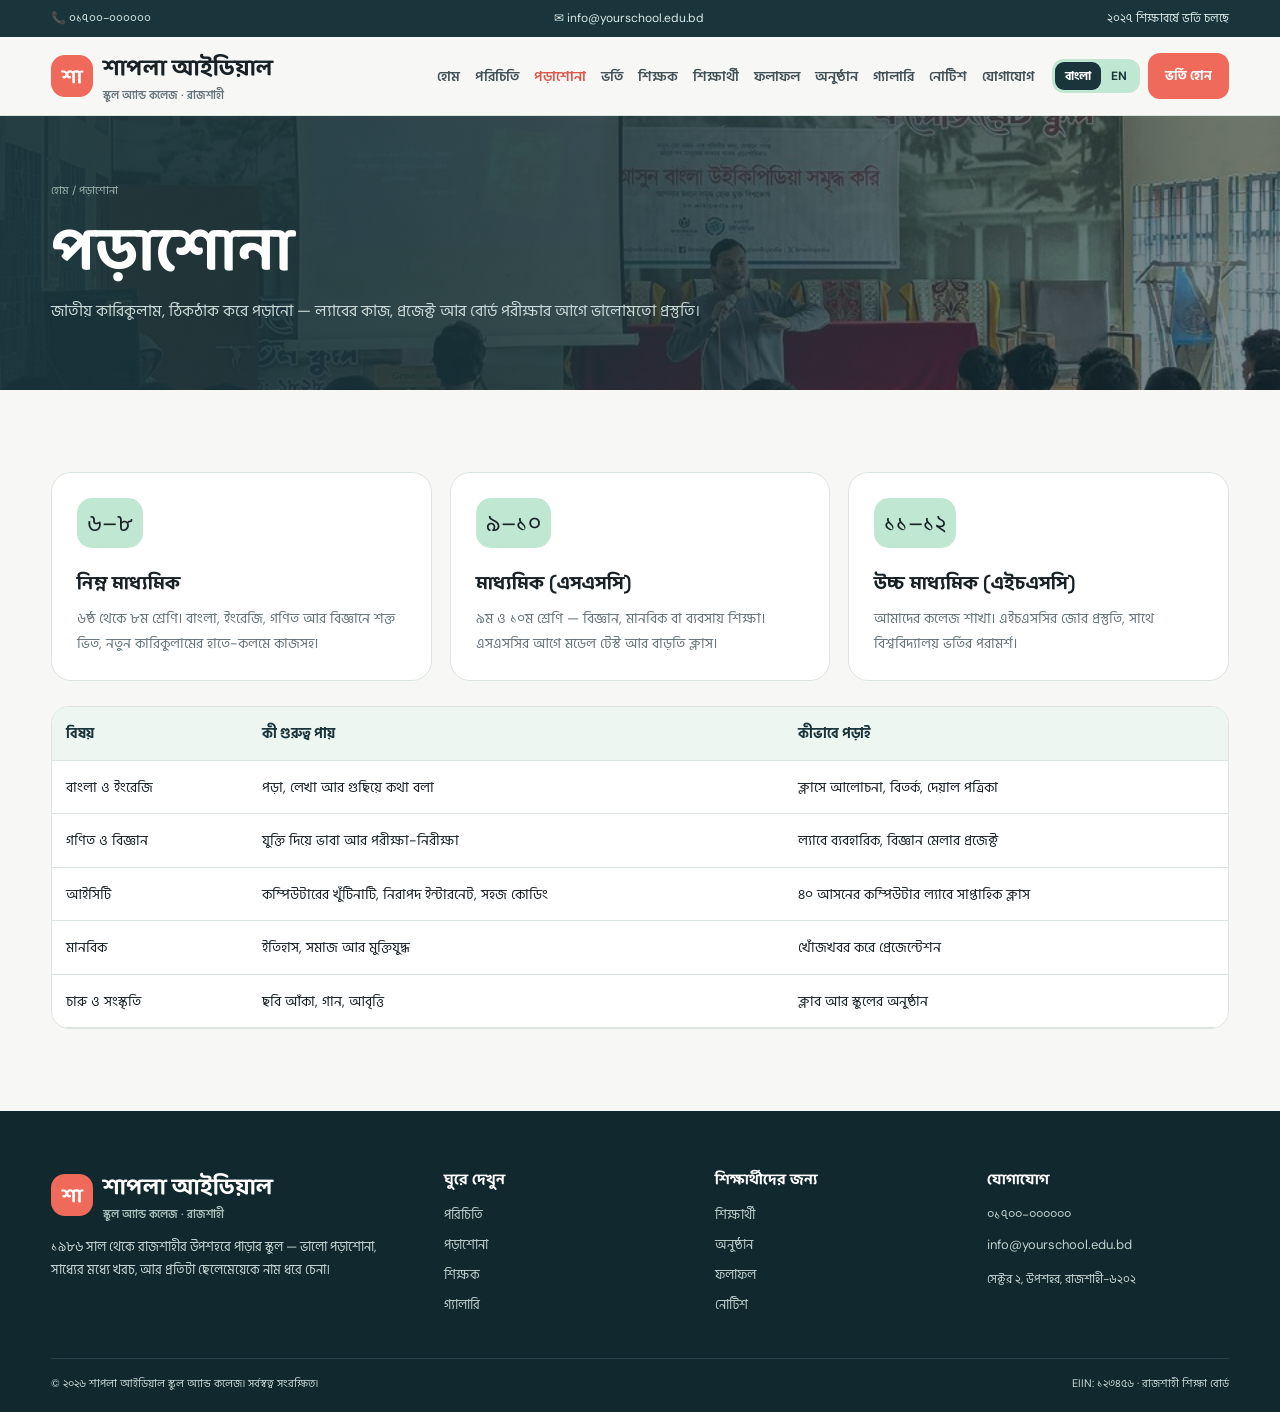
<file: academics.html>
<!doctype html>
<html lang="bn">

<head>
  <meta charset="utf-8">
  <meta name="viewport" content="width=device-width,initial-scale=1">
  <script>try{if(localStorage.getItem("site-lang")==="en"){document.documentElement.lang="en";document.documentElement.classList.add("lang-pending");}}catch(e){}</script>
  <title data-en="Academics | Shapla Ideal School &amp; College">পড়াশোনা | শাপলা আইডিয়াল স্কুল অ্যান্ড কলেজ</title>
  <link rel="preconnect" href="https://fonts.googleapis.com">
  <link rel="preconnect" href="https://fonts.gstatic.com" crossorigin>
  <link rel="stylesheet" href="style.css">
</head>

<body>
  <div class="topbar">
    <div class="container"><span>📞 <span data-en="+880 1700-000000">০১৭০০-০০০০০০</span></span><span>✉ info@yourschool.edu.bd</span><span data-en="Admissions open for the 2027 session">২০২৭ শিক্ষাবর্ষে ভর্তি চলছে</span></div>
  </div>
  <header class="header">
    <nav class="container nav">
      <a class="logo" href="index.html"><span class="logo-mark">শা</span><span><span data-en="Shapla Ideal">শাপলা আইডিয়াল</span><small data-en="SCHOOL &amp; COLLEGE · RAJSHAHI">স্কুল অ্যান্ড কলেজ · রাজশাহী</small></span></a>
      <button class="menu-btn" aria-label="মেনু" data-en-aria-label="Menu">☰</button>
      <ul class="nav-links">
        <li><a href="index.html" data-en="Home">হোম</a></li>
        <li><a href="about.html" data-en="About">পরিচিতি</a></li>
        <li><a href="academics.html" class="active" data-en="Academics">পড়াশোনা</a></li>
        <li><a href="admissions.html" data-en="Admissions">ভর্তি</a></li>
        <li><a href="teachers.html" data-en="Teachers">শিক্ষক</a></li>
        <li><a href="students.html" data-en="Students">শিক্ষার্থী</a></li>
        <li><a href="results.html" data-en="Results">ফলাফল</a></li>
        <li><a href="events.html" data-en="Events">অনুষ্ঠান</a></li>
        <li><a href="gallery.html" data-en="Gallery">গ্যালারি</a></li>
        <li><a href="notice.html" data-en="Notices">নোটিশ</a></li>
        <li><a href="contact.html" data-en="Contact">যোগাযোগ</a></li>
      </ul>
      <div class="nav-actions">
        <div class="lang-switch" role="group" aria-label="ভাষা বেছে নিন / Choose language">
          <button type="button" data-lang="bn" aria-pressed="true" lang="bn">বাংলা</button>
          <button type="button" data-lang="en" aria-pressed="false" lang="en">EN</button>
        </div>
        <a class="btn apply" href="admissions.html" data-en="Apply Now">ভর্তি হোন</a>
      </div>
    </nav>
  </header>

  <main>
    <section class="page-hero has-bg" style="--hero-bg: url('images/g-seminar.jpg')">
      <div class="container">
        <div class="breadcrumbs" data-en="HOME / ACADEMICS">হোম / পড়াশোনা</div>
        <h1 data-en="Academics">পড়াশোনা</h1>
        <p data-en="The national curriculum, taught properly — with lab work, projects and plenty of practice before board exams.">জাতীয় কারিকুলাম, ঠিকঠাক করে পড়ানো — ল্যাবের কাজ, প্রজেক্ট আর বোর্ড পরীক্ষার আগে ভালোমতো প্রস্তুতি।</p>
      </div>
    </section>
    <section class="section">
      <div class="container">
        <div class="feature-grid">
          <div class="feature">
            <div class="feature-icon" data-en="6–8">৬–৮</div>
            <h3 data-en="Lower Secondary">নিম্ন মাধ্যমিক</h3>
            <p data-en="Classes 6 to 8. A strong base in Bangla, English, maths and science, with plenty of hands-on activities under the new curriculum.">৬ষ্ঠ থেকে ৮ম শ্রেণি। বাংলা, ইংরেজি, গণিত আর বিজ্ঞানে শক্ত ভিত, নতুন কারিকুলামের হাতে-কলমে কাজসহ।</p>
          </div>
          <div class="feature">
            <div class="feature-icon" data-en="9–10">৯–১০</div>
            <h3 data-en="Secondary (SSC)">মাধ্যমিক (এসএসসি)</h3>
            <p data-en="Classes 9 and 10 in Science, Humanities or Business Studies. Model tests and extra classes before the SSC.">৯ম ও ১০ম শ্রেণি — বিজ্ঞান, মানবিক বা ব্যবসায় শিক্ষা। এসএসসির আগে মডেল টেস্ট আর বাড়তি ক্লাস।</p>
          </div>
          <div class="feature">
            <div class="feature-icon" data-en="11–12">১১–১২</div>
            <h3 data-en="Higher Secondary (HSC)">উচ্চ মাধ্যমিক (এইচএসসি)</h3>
            <p data-en="Our college section. Focused HSC preparation along with university admission guidance.">আমাদের কলেজ শাখা। এইচএসসির জোর প্রস্তুতি, সাথে বিশ্ববিদ্যালয় ভর্তির পরামর্শ।</p>
          </div>
        </div>
        <div style="height:25px"></div>
        <div class="table-wrap">
          <table class="table">
            <tr>
              <th data-en="Area">বিষয়</th>
              <th data-en="What we focus on">কী গুরুত্ব পায়</th>
              <th data-en="How we teach it">কীভাবে পড়াই</th>
            </tr>
            <tr>
              <td data-en="Bangla &amp; English">বাংলা ও ইংরেজি</td>
              <td data-en="Reading, writing and speaking with confidence">পড়া, লেখা আর গুছিয়ে কথা বলা</td>
              <td data-en="Class discussion, debate, wall magazine">ক্লাসে আলোচনা, বিতর্ক, দেয়াল পত্রিকা</td>
            </tr>
            <tr>
              <td data-en="Maths &amp; Science">গণিত ও বিজ্ঞান</td>
              <td data-en="Reasoning and experiments">যুক্তি দিয়ে ভাবা আর পরীক্ষা-নিরীক্ষা</td>
              <td data-en="Lab practicals, science fair projects">ল্যাবে ব্যবহারিক, বিজ্ঞান মেলার প্রজেক্ট</td>
            </tr>
            <tr>
              <td data-en="ICT">আইসিটি</td>
              <td data-en="Computer basics, safe internet use, simple coding">কম্পিউটারের খুঁটিনাটি, নিরাপদ ইন্টারনেট, সহজ কোডিং</td>
              <td data-en="Weekly classes in the 40-seat computer lab">৪০ আসনের কম্পিউটার ল্যাবে সাপ্তাহিক ক্লাস</td>
            </tr>
            <tr>
              <td data-en="Humanities">মানবিক</td>
              <td data-en="History, society and the Liberation War">ইতিহাস, সমাজ আর মুক্তিযুদ্ধ</td>
              <td data-en="Research tasks and presentations">খোঁজখবর করে প্রেজেন্টেশন</td>
            </tr>
            <tr>
              <td data-en="Arts &amp; Culture">চারু ও সংস্কৃতি</td>
              <td data-en="Drawing, music, recitation">ছবি আঁকা, গান, আবৃত্তি</td>
              <td data-en="Clubs and school programmes">ক্লাব আর স্কুলের অনুষ্ঠান</td>
            </tr>
          </table>
        </div>
      </div>
    </section>
  </main>

  <footer>
    <div class="container footer-grid">
      <div>
        <div class="logo" style="color:#fff"><span class="logo-mark">শা</span><span><span data-en="Shapla Ideal">শাপলা আইডিয়াল</span><small style="color:#a9bfba" data-en="SCHOOL &amp; COLLEGE · RAJSHAHI">স্কুল অ্যান্ড কলেজ · রাজশাহী</small></span></div>
        <p class="footer-desc" data-en="Since 1986, a neighbourhood school in Uposhohor, Rajshahi — good teaching, fair fees and every child known by name.">১৯৮৬ সাল থেকে রাজশাহীর উপশহরে পাড়ার স্কুল — ভালো পড়াশোনা, সাধ্যের মধ্যে খরচ, আর প্রতিটা ছেলেমেয়েকে নাম ধরে চেনা।</p>
      </div>
      <div>
        <h3 data-en="Explore">ঘুরে দেখুন</h3><a href="about.html" data-en="About">পরিচিতি</a><a href="academics.html" data-en="Academics">পড়াশোনা</a><a href="teachers.html" data-en="Teachers">শিক্ষক</a><a href="gallery.html" data-en="Gallery">গ্যালারি</a>
      </div>
      <div>
        <h3 data-en="Student Life">শিক্ষার্থীদের জন্য</h3><a href="students.html" data-en="Students">শিক্ষার্থী</a><a href="events.html" data-en="Events">অনুষ্ঠান</a><a href="results.html" data-en="Results">ফলাফল</a><a href="notice.html" data-en="Notices">নোটিশ</a>
      </div>
      <div>
        <h3 data-en="Contact">যোগাযোগ</h3><a href="contact.html" data-en="+880 1700-000000">০১৭০০-০০০০০০</a><a href="contact.html">info@yourschool.edu.bd</a><span style="font-size:12px" data-en="Sector 2, Uposhohor, Rajshahi-6202">সেক্টর ২, উপশহর, রাজশাহী-৬২০২</span>
      </div>
    </div>
    <div class="container footer-bottom"><span data-en="© 2026 Shapla Ideal School &amp; College. All rights reserved.">© ২০২৬ শাপলা আইডিয়াল স্কুল অ্যান্ড কলেজ। সর্বস্বত্ব সংরক্ষিত।</span><span data-en="EIIN: 123456 · Rajshahi Education Board">EIIN: ১২৩৪৫৬ · রাজশাহী শিক্ষা বোর্ড</span></div>
  </footer>
  <button class="top-btn" aria-label="ওপরে যান" data-en-aria-label="Back to top">↑</button>
  <div class="toast" role="status"></div>
  <script src="script.js"></script>
</body>

</html>
</file>
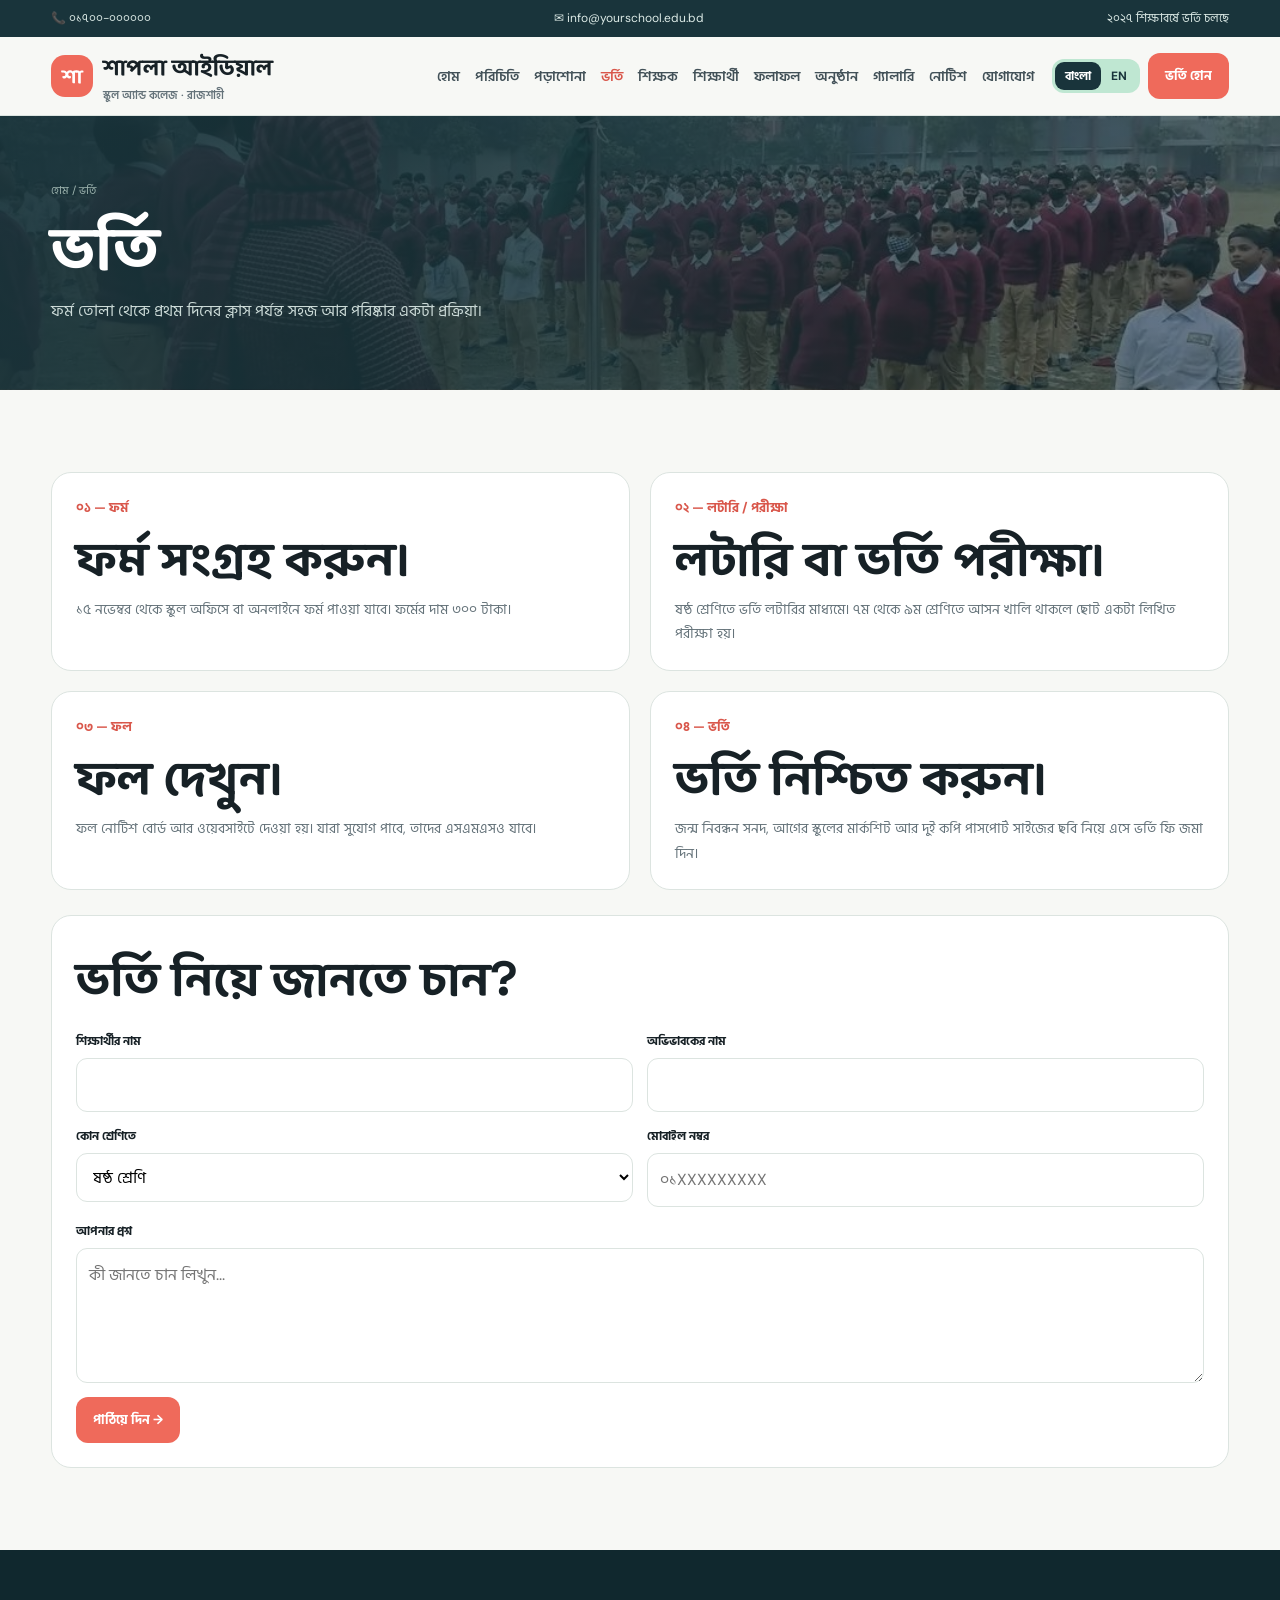
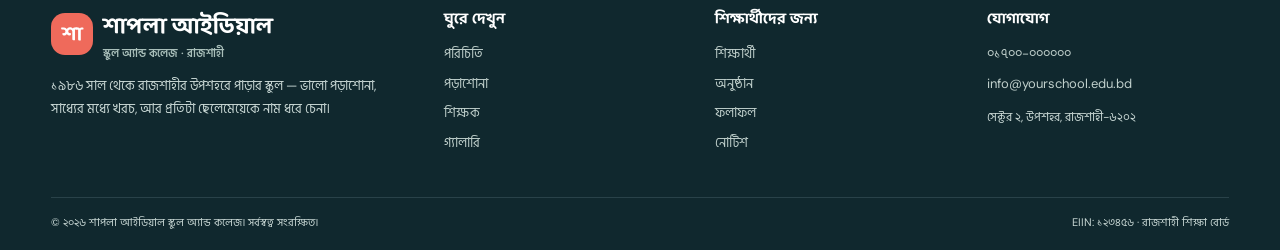
<file: admissions.html>
<!doctype html>
<html lang="bn">

<head>
  <meta charset="utf-8">
  <meta name="viewport" content="width=device-width,initial-scale=1">
  <script>try{if(localStorage.getItem("site-lang")==="en"){document.documentElement.lang="en";document.documentElement.classList.add("lang-pending");}}catch(e){}</script>
  <title data-en="Admissions | Shapla Ideal School &amp; College">ভর্তি | শাপলা আইডিয়াল স্কুল অ্যান্ড কলেজ</title>
  <link rel="preconnect" href="https://fonts.googleapis.com">
  <link rel="preconnect" href="https://fonts.gstatic.com" crossorigin>
  <link rel="stylesheet" href="style.css">
</head>

<body>
  <div class="topbar">
    <div class="container"><span>📞 <span data-en="+880 1700-000000">০১৭০০-০০০০০০</span></span><span>✉ info@yourschool.edu.bd</span><span data-en="Admissions open for the 2027 session">২০২৭ শিক্ষাবর্ষে ভর্তি চলছে</span></div>
  </div>
  <header class="header">
    <nav class="container nav">
      <a class="logo" href="index.html"><span class="logo-mark">শা</span><span><span data-en="Shapla Ideal">শাপলা আইডিয়াল</span><small data-en="SCHOOL &amp; COLLEGE · RAJSHAHI">স্কুল অ্যান্ড কলেজ · রাজশাহী</small></span></a>
      <button class="menu-btn" aria-label="মেনু" data-en-aria-label="Menu">☰</button>
      <ul class="nav-links">
        <li><a href="index.html" data-en="Home">হোম</a></li>
        <li><a href="about.html" data-en="About">পরিচিতি</a></li>
        <li><a href="academics.html" data-en="Academics">পড়াশোনা</a></li>
        <li><a href="admissions.html" class="active" data-en="Admissions">ভর্তি</a></li>
        <li><a href="teachers.html" data-en="Teachers">শিক্ষক</a></li>
        <li><a href="students.html" data-en="Students">শিক্ষার্থী</a></li>
        <li><a href="results.html" data-en="Results">ফলাফল</a></li>
        <li><a href="events.html" data-en="Events">অনুষ্ঠান</a></li>
        <li><a href="gallery.html" data-en="Gallery">গ্যালারি</a></li>
        <li><a href="notice.html" data-en="Notices">নোটিশ</a></li>
        <li><a href="contact.html" data-en="Contact">যোগাযোগ</a></li>
      </ul>
      <div class="nav-actions">
        <div class="lang-switch" role="group" aria-label="ভাষা বেছে নিন / Choose language">
          <button type="button" data-lang="bn" aria-pressed="true" lang="bn">বাংলা</button>
          <button type="button" data-lang="en" aria-pressed="false" lang="en">EN</button>
        </div>
        <a class="btn apply" href="admissions.html" data-en="Apply Now">ভর্তি হোন</a>
      </div>
    </nav>
  </header>

  <main>
    <section class="page-hero has-bg" style="--hero-bg: url('images/assembly.jpg')">
      <div class="container">
        <div class="breadcrumbs" data-en="HOME / ADMISSIONS">হোম / ভর্তি</div>
        <h1 data-en="Admissions">ভর্তি</h1>
        <p data-en="A simple, transparent process — from collecting the form to the first day of class.">ফর্ম তোলা থেকে প্রথম দিনের ক্লাস পর্যন্ত সহজ আর পরিষ্কার একটা প্রক্রিয়া।</p>
      </div>
    </section>
    <section class="section">
      <div class="container">
        <div class="grid-2">
          <div class="card">
            <div class="eyebrow" data-en="01 — Form">০১ — ফর্ম</div>
            <h2 data-en="Collect the form.">ফর্ম সংগ্রহ করুন।</h2>
            <p data-en="Forms are available at the school office from 15 November, or online. The form fee is Tk 300.">১৫ নভেম্বর থেকে স্কুল অফিসে বা অনলাইনে ফর্ম পাওয়া যাবে। ফর্মের দাম ৩০০ টাকা।</p>
          </div>
          <div class="card">
            <div class="eyebrow" data-en="02 — Lottery / Test">০২ — লটারি / পরীক্ষা</div>
            <h2 data-en="Lottery or admission test.">লটারি বা ভর্তি পরীক্ষা।</h2>
            <p data-en="Class 6 seats are filled by lottery. For classes 7–9 there is a short written test, depending on available seats.">ষষ্ঠ শ্রেণিতে ভর্তি লটারির মাধ্যমে। ৭ম থেকে ৯ম শ্রেণিতে আসন খালি থাকলে ছোট একটা লিখিত পরীক্ষা হয়।</p>
          </div>
          <div class="card">
            <div class="eyebrow" data-en="03 — Result">০৩ — ফল</div>
            <h2 data-en="Check the result.">ফল দেখুন।</h2>
            <p data-en="Results go up on the notice board and this website. Selected students also get an SMS.">ফল নোটিশ বোর্ড আর ওয়েবসাইটে দেওয়া হয়। যারা সুযোগ পাবে, তাদের এসএমএসও যাবে।</p>
          </div>
          <div class="card">
            <div class="eyebrow" data-en="04 — Enrol">০৪ — ভর্তি</div>
            <h2 data-en="Complete admission.">ভর্তি নিশ্চিত করুন।</h2>
            <p data-en="Bring the birth certificate, previous school’s transcript and two passport-size photos, then pay the admission fee.">জন্ম নিবন্ধন সনদ, আগের স্কুলের মার্কশিট আর দুই কপি পাসপোর্ট সাইজের ছবি নিয়ে এসে ভর্তি ফি জমা দিন।</p>
          </div>
        </div>
        <div style="height:25px"></div>
        <div class="card">
          <h2 data-en="Admission Enquiry">ভর্তি নিয়ে জানতে চান?</h2>
          <form data-demo class="form-grid" style="margin-top:20px">
            <div class="field"><label for="a-student" data-en="Student’s name">শিক্ষার্থীর নাম</label><input id="a-student" required></div>
            <div class="field"><label for="a-guardian" data-en="Guardian’s name">অভিভাবকের নাম</label><input id="a-guardian" required></div>
            <div class="field"><label for="a-class" data-en="Class">কোন শ্রেণিতে</label><select id="a-class">
                <option data-en="Class 6">ষষ্ঠ শ্রেণি</option>
                <option data-en="Class 7">সপ্তম শ্রেণি</option>
                <option data-en="Class 8">অষ্টম শ্রেণি</option>
                <option data-en="Class 9">নবম শ্রেণি</option>
                <option data-en="Class 11 (College)">একাদশ শ্রেণি (কলেজ)</option>
              </select></div>
            <div class="field"><label for="a-phone" data-en="Mobile number">মোবাইল নম্বর</label><input id="a-phone" required type="tel" placeholder="০১XXXXXXXXX" data-en-placeholder="01XXXXXXXXX"></div>
            <div class="field full"><label for="a-msg" data-en="Your question">আপনার প্রশ্ন</label><textarea id="a-msg" placeholder="কী জানতে চান লিখুন..." data-en-placeholder="Tell us what you’d like to know..."></textarea></div>
            <div><button class="btn" type="submit" data-en="Send enquiry →">পাঠিয়ে দিন →</button></div>
          </form>
        </div>
      </div>
    </section>
  </main>

  <footer>
    <div class="container footer-grid">
      <div>
        <div class="logo" style="color:#fff"><span class="logo-mark">শা</span><span><span data-en="Shapla Ideal">শাপলা আইডিয়াল</span><small style="color:#a9bfba" data-en="SCHOOL &amp; COLLEGE · RAJSHAHI">স্কুল অ্যান্ড কলেজ · রাজশাহী</small></span></div>
        <p class="footer-desc" data-en="Since 1986, a neighbourhood school in Uposhohor, Rajshahi — good teaching, fair fees and every child known by name.">১৯৮৬ সাল থেকে রাজশাহীর উপশহরে পাড়ার স্কুল — ভালো পড়াশোনা, সাধ্যের মধ্যে খরচ, আর প্রতিটা ছেলেমেয়েকে নাম ধরে চেনা।</p>
      </div>
      <div>
        <h3 data-en="Explore">ঘুরে দেখুন</h3><a href="about.html" data-en="About">পরিচিতি</a><a href="academics.html" data-en="Academics">পড়াশোনা</a><a href="teachers.html" data-en="Teachers">শিক্ষক</a><a href="gallery.html" data-en="Gallery">গ্যালারি</a>
      </div>
      <div>
        <h3 data-en="Student Life">শিক্ষার্থীদের জন্য</h3><a href="students.html" data-en="Students">শিক্ষার্থী</a><a href="events.html" data-en="Events">অনুষ্ঠান</a><a href="results.html" data-en="Results">ফলাফল</a><a href="notice.html" data-en="Notices">নোটিশ</a>
      </div>
      <div>
        <h3 data-en="Contact">যোগাযোগ</h3><a href="contact.html" data-en="+880 1700-000000">০১৭০০-০০০০০০</a><a href="contact.html">info@yourschool.edu.bd</a><span style="font-size:12px" data-en="Sector 2, Uposhohor, Rajshahi-6202">সেক্টর ২, উপশহর, রাজশাহী-৬২০২</span>
      </div>
    </div>
    <div class="container footer-bottom"><span data-en="© 2026 Shapla Ideal School &amp; College. All rights reserved.">© ২০২৬ শাপলা আইডিয়াল স্কুল অ্যান্ড কলেজ। সর্বস্বত্ব সংরক্ষিত।</span><span data-en="EIIN: 123456 · Rajshahi Education Board">EIIN: ১২৩৪৫৬ · রাজশাহী শিক্ষা বোর্ড</span></div>
  </footer>
  <button class="top-btn" aria-label="ওপরে যান" data-en-aria-label="Back to top">↑</button>
  <div class="toast" role="status"></div>
  <script src="script.js"></script>
</body>

</html>
</file>
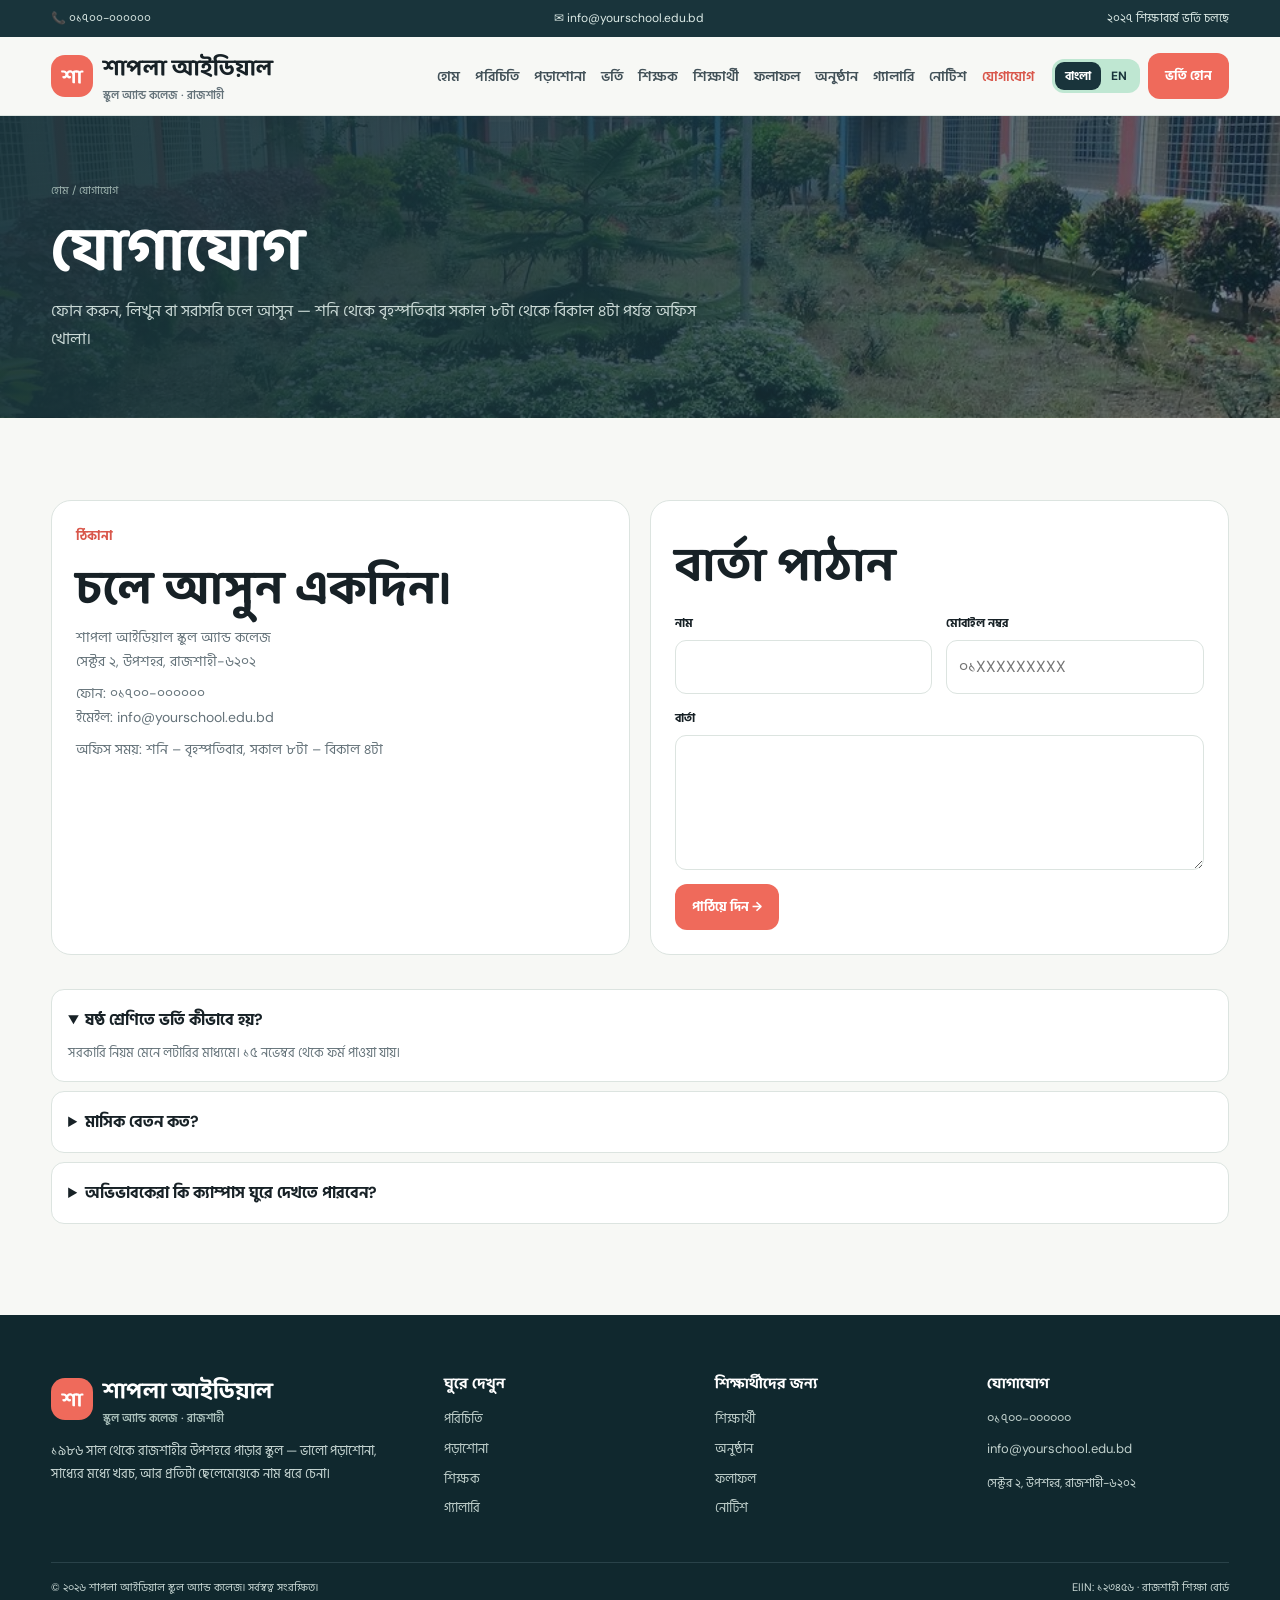
<file: contact.html>
<!doctype html>
<html lang="bn">

<head>
  <meta charset="utf-8">
  <meta name="viewport" content="width=device-width,initial-scale=1">
  <script>try{if(localStorage.getItem("site-lang")==="en"){document.documentElement.lang="en";document.documentElement.classList.add("lang-pending");}}catch(e){}</script>
  <title data-en="Contact | Shapla Ideal School &amp; College">যোগাযোগ | শাপলা আইডিয়াল স্কুল অ্যান্ড কলেজ</title>
  <link rel="preconnect" href="https://fonts.googleapis.com">
  <link rel="preconnect" href="https://fonts.gstatic.com" crossorigin>
  <link rel="stylesheet" href="style.css">
</head>

<body>
  <div class="topbar">
    <div class="container"><span>📞 <span data-en="+880 1700-000000">০১৭০০-০০০০০০</span></span><span>✉ info@yourschool.edu.bd</span><span data-en="Admissions open for the 2027 session">২০২৭ শিক্ষাবর্ষে ভর্তি চলছে</span></div>
  </div>
  <header class="header">
    <nav class="container nav">
      <a class="logo" href="index.html"><span class="logo-mark">শা</span><span><span data-en="Shapla Ideal">শাপলা আইডিয়াল</span><small data-en="SCHOOL &amp; COLLEGE · RAJSHAHI">স্কুল অ্যান্ড কলেজ · রাজশাহী</small></span></a>
      <button class="menu-btn" aria-label="মেনু" data-en-aria-label="Menu">☰</button>
      <ul class="nav-links">
        <li><a href="index.html" data-en="Home">হোম</a></li>
        <li><a href="about.html" data-en="About">পরিচিতি</a></li>
        <li><a href="academics.html" data-en="Academics">পড়াশোনা</a></li>
        <li><a href="admissions.html" data-en="Admissions">ভর্তি</a></li>
        <li><a href="teachers.html" data-en="Teachers">শিক্ষক</a></li>
        <li><a href="students.html" data-en="Students">শিক্ষার্থী</a></li>
        <li><a href="results.html" data-en="Results">ফলাফল</a></li>
        <li><a href="events.html" data-en="Events">অনুষ্ঠান</a></li>
        <li><a href="gallery.html" data-en="Gallery">গ্যালারি</a></li>
        <li><a href="notice.html" data-en="Notices">নোটিশ</a></li>
        <li><a href="contact.html" class="active" data-en="Contact">যোগাযোগ</a></li>
      </ul>
      <div class="nav-actions">
        <div class="lang-switch" role="group" aria-label="ভাষা বেছে নিন / Choose language">
          <button type="button" data-lang="bn" aria-pressed="true" lang="bn">বাংলা</button>
          <button type="button" data-lang="en" aria-pressed="false" lang="en">EN</button>
        </div>
        <a class="btn apply" href="admissions.html" data-en="Apply Now">ভর্তি হোন</a>
      </div>
    </nav>
  </header>

  <main>
    <section class="page-hero has-bg" style="--hero-bg: url('images/g-garden.jpg')">
      <div class="container">
        <div class="breadcrumbs" data-en="HOME / CONTACT">হোম / যোগাযোগ</div>
        <h1 data-en="Contact">যোগাযোগ</h1>
        <p data-en="Call, write or just drop by — the office is open Saturday to Thursday, 8 am to 4 pm.">ফোন করুন, লিখুন বা সরাসরি চলে আসুন — শনি থেকে বৃহস্পতিবার সকাল ৮টা থেকে বিকাল ৪টা পর্যন্ত অফিস খোলা।</p>
      </div>
    </section>
    <section class="section">
      <div class="container">
        <div class="grid-2">
          <div class="card">
            <div class="eyebrow" data-en="Visit">ঠিকানা</div>
            <h2 data-en="Come and see us.">চলে আসুন একদিন।</h2>
            <p data-en="Shapla Ideal School &amp; College<br>Sector 2, Uposhohor, Rajshahi-6202">শাপলা আইডিয়াল স্কুল অ্যান্ড কলেজ<br>সেক্টর ২, উপশহর, রাজশাহী-৬২০২</p>
            <p data-en="Phone: +880 1700-000000<br>Email: info@yourschool.edu.bd">ফোন: ০১৭০০-০০০০০০<br>ইমেইল: info@yourschool.edu.bd</p>
            <p data-en="Office hours: Saturday – Thursday, 8 am – 4 pm">অফিস সময়: শনি – বৃহস্পতিবার, সকাল ৮টা – বিকাল ৪টা</p>
          </div>
          <div class="card">
            <h2 data-en="Send a Message">বার্তা পাঠান</h2>
            <form data-demo class="form-grid" style="margin-top:18px">
              <div class="field"><label for="c-name" data-en="Name">নাম</label><input id="c-name" required></div>
              <div class="field"><label for="c-phone" data-en="Mobile number">মোবাইল নম্বর</label><input id="c-phone" required type="tel" placeholder="০১XXXXXXXXX" data-en-placeholder="01XXXXXXXXX"></div>
              <div class="field full"><label for="c-msg" data-en="Message">বার্তা</label><textarea id="c-msg" required></textarea></div>
              <div><button class="btn" type="submit" data-en="Send message →">পাঠিয়ে দিন →</button></div>
            </form>
          </div>
        </div>
        <div style='height:25px'></div>
        <div class='faq'>
          <details open>
            <summary data-en="How does Class 6 admission work?">ষষ্ঠ শ্রেণিতে ভর্তি কীভাবে হয়?</summary>
            <p data-en="Through a lottery, following government guidelines. Forms are available from 15 November.">সরকারি নিয়ম মেনে লটারির মাধ্যমে। ১৫ নভেম্বর থেকে ফর্ম পাওয়া যায়।</p>
          </details>
          <details>
            <summary data-en="What are the monthly fees?">মাসিক বেতন কত?</summary>
            <p data-en="It depends on the class — please contact the office for the current fee chart. Free and half-free studentships are available for students who need them.">শ্রেণিভেদে আলাদা — বর্তমান বেতনের তালিকার জন্য অফিসে যোগাযোগ করুন। দরকার হলে ফুল-ফ্রি ও হাফ-ফ্রি সুবিধা আছে।</p>
          </details>
          <details>
            <summary data-en="Can guardians visit the campus?">অভিভাবকেরা কি ক্যাম্পাস ঘুরে দেখতে পারবেন?</summary>
            <p data-en="Of course. Call the office first and we’ll arrange a time that suits you.">অবশ্যই। আগে অফিসে একটা ফোন দিন, আপনার সুবিধামতো সময় ঠিক করে দেব।</p>
          </details>
        </div>
      </div>
    </section>
  </main>

  <footer>
    <div class="container footer-grid">
      <div>
        <div class="logo" style="color:#fff"><span class="logo-mark">শা</span><span><span data-en="Shapla Ideal">শাপলা আইডিয়াল</span><small style="color:#a9bfba" data-en="SCHOOL &amp; COLLEGE · RAJSHAHI">স্কুল অ্যান্ড কলেজ · রাজশাহী</small></span></div>
        <p class="footer-desc" data-en="Since 1986, a neighbourhood school in Uposhohor, Rajshahi — good teaching, fair fees and every child known by name.">১৯৮৬ সাল থেকে রাজশাহীর উপশহরে পাড়ার স্কুল — ভালো পড়াশোনা, সাধ্যের মধ্যে খরচ, আর প্রতিটা ছেলেমেয়েকে নাম ধরে চেনা।</p>
      </div>
      <div>
        <h3 data-en="Explore">ঘুরে দেখুন</h3><a href="about.html" data-en="About">পরিচিতি</a><a href="academics.html" data-en="Academics">পড়াশোনা</a><a href="teachers.html" data-en="Teachers">শিক্ষক</a><a href="gallery.html" data-en="Gallery">গ্যালারি</a>
      </div>
      <div>
        <h3 data-en="Student Life">শিক্ষার্থীদের জন্য</h3><a href="students.html" data-en="Students">শিক্ষার্থী</a><a href="events.html" data-en="Events">অনুষ্ঠান</a><a href="results.html" data-en="Results">ফলাফল</a><a href="notice.html" data-en="Notices">নোটিশ</a>
      </div>
      <div>
        <h3 data-en="Contact">যোগাযোগ</h3><a href="contact.html" data-en="+880 1700-000000">০১৭০০-০০০০০০</a><a href="contact.html">info@yourschool.edu.bd</a><span style="font-size:12px" data-en="Sector 2, Uposhohor, Rajshahi-6202">সেক্টর ২, উপশহর, রাজশাহী-৬২০২</span>
      </div>
    </div>
    <div class="container footer-bottom"><span data-en="© 2026 Shapla Ideal School &amp; College. All rights reserved.">© ২০২৬ শাপলা আইডিয়াল স্কুল অ্যান্ড কলেজ। সর্বস্বত্ব সংরক্ষিত।</span><span data-en="EIIN: 123456 · Rajshahi Education Board">EIIN: ১২৩৪৫৬ · রাজশাহী শিক্ষা বোর্ড</span></div>
  </footer>
  <button class="top-btn" aria-label="ওপরে যান" data-en-aria-label="Back to top">↑</button>
  <div class="toast" role="status"></div>
  <script src="script.js"></script>
</body>

</html>
</file>
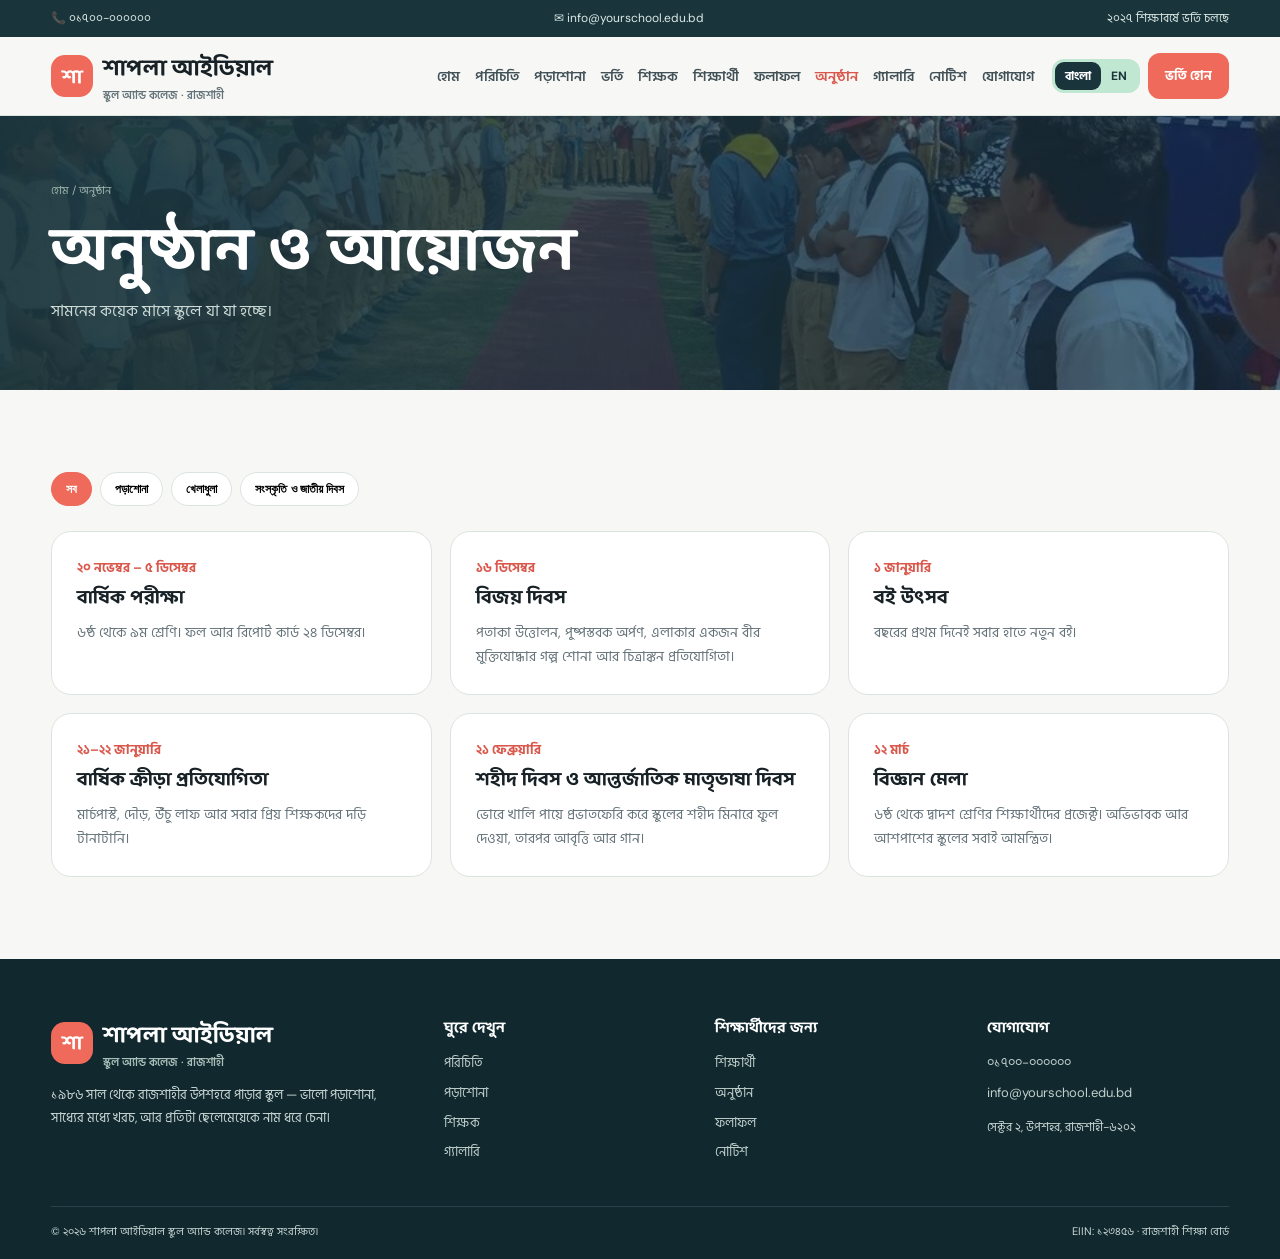
<file: events.html>
<!doctype html>
<html lang="bn">

<head>
  <meta charset="utf-8">
  <meta name="viewport" content="width=device-width,initial-scale=1">
  <script>try{if(localStorage.getItem("site-lang")==="en"){document.documentElement.lang="en";document.documentElement.classList.add("lang-pending");}}catch(e){}</script>
  <title data-en="Events | Shapla Ideal School &amp; College">অনুষ্ঠান | শাপলা আইডিয়াল স্কুল অ্যান্ড কলেজ</title>
  <link rel="preconnect" href="https://fonts.googleapis.com">
  <link rel="preconnect" href="https://fonts.gstatic.com" crossorigin>
  <link rel="stylesheet" href="style.css">
</head>

<body>
  <div class="topbar">
    <div class="container"><span>📞 <span data-en="+880 1700-000000">০১৭০০-০০০০০০</span></span><span>✉ info@yourschool.edu.bd</span><span data-en="Admissions open for the 2027 session">২০২৭ শিক্ষাবর্ষে ভর্তি চলছে</span></div>
  </div>
  <header class="header">
    <nav class="container nav">
      <a class="logo" href="index.html"><span class="logo-mark">শা</span><span><span data-en="Shapla Ideal">শাপলা আইডিয়াল</span><small data-en="SCHOOL &amp; COLLEGE · RAJSHAHI">স্কুল অ্যান্ড কলেজ · রাজশাহী</small></span></a>
      <button class="menu-btn" aria-label="মেনু" data-en-aria-label="Menu">☰</button>
      <ul class="nav-links">
        <li><a href="index.html" data-en="Home">হোম</a></li>
        <li><a href="about.html" data-en="About">পরিচিতি</a></li>
        <li><a href="academics.html" data-en="Academics">পড়াশোনা</a></li>
        <li><a href="admissions.html" data-en="Admissions">ভর্তি</a></li>
        <li><a href="teachers.html" data-en="Teachers">শিক্ষক</a></li>
        <li><a href="students.html" data-en="Students">শিক্ষার্থী</a></li>
        <li><a href="results.html" data-en="Results">ফলাফল</a></li>
        <li><a href="events.html" class="active" data-en="Events">অনুষ্ঠান</a></li>
        <li><a href="gallery.html" data-en="Gallery">গ্যালারি</a></li>
        <li><a href="notice.html" data-en="Notices">নোটিশ</a></li>
        <li><a href="contact.html" data-en="Contact">যোগাযোগ</a></li>
      </ul>
      <div class="nav-actions">
        <div class="lang-switch" role="group" aria-label="ভাষা বেছে নিন / Choose language">
          <button type="button" data-lang="bn" aria-pressed="true" lang="bn">বাংলা</button>
          <button type="button" data-lang="en" aria-pressed="false" lang="en">EN</button>
        </div>
        <a class="btn apply" href="admissions.html" data-en="Apply Now">ভর্তি হোন</a>
      </div>
    </nav>
  </header>

  <main>
    <section class="page-hero has-bg" style="--hero-bg: url('images/g-sports-opening.jpg')">
      <div class="container">
        <div class="breadcrumbs" data-en="HOME / EVENTS">হোম / অনুষ্ঠান</div>
        <h1 data-en="Events">অনুষ্ঠান ও আয়োজন</h1>
        <p data-en="What’s coming up at school over the next few months.">সামনের কয়েক মাসে স্কুলে যা যা হচ্ছে।</p>
      </div>
    </section>
    <section class="section">
      <div class="container">
        <div class="filters"><button class="filter active" data-filter="all" data-en="All">সব</button><button class="filter" data-filter="academic" data-en="Academic">পড়াশোনা</button><button class="filter" data-filter="sports" data-en="Sports">খেলাধুলা</button><button class="filter" data-filter="culture" data-en="Culture &amp; National Days">সংস্কৃতি ও জাতীয় দিবস</button></div>
        <div class="feature-grid">
          <article class="feature" data-category="academic">
            <div class="eyebrow" data-en="20 Nov – 5 Dec">২০ নভেম্বর – ৫ ডিসেম্বর</div>
            <h3 data-en="Annual Exams">বার্ষিক পরীক্ষা</h3>
            <p data-en="Classes 6 to 9. Results and report cards on 24 December.">৬ষ্ঠ থেকে ৯ম শ্রেণি। ফল আর রিপোর্ট কার্ড ২৪ ডিসেম্বর।</p>
          </article>
          <article class="feature" data-category="culture">
            <div class="eyebrow" data-en="16 Dec">১৬ ডিসেম্বর</div>
            <h3 data-en="Victory Day">বিজয় দিবস</h3>
            <p data-en="Flag hoisting, floral tribute, a talk by a local freedom fighter, and a drawing competition.">পতাকা উত্তোলন, পুষ্পস্তবক অর্পণ, এলাকার একজন বীর মুক্তিযোদ্ধার গল্প শোনা আর চিত্রাঙ্কন প্রতিযোগিতা।</p>
          </article>
          <article class="feature" data-category="academic">
            <div class="eyebrow" data-en="1 Jan">১ জানুয়ারি</div>
            <h3 data-en="Book Festival">বই উৎসব</h3>
            <p data-en="New textbooks handed out to every student on the first day of the year.">বছরের প্রথম দিনেই সবার হাতে নতুন বই।</p>
          </article>
          <article class="feature" data-category="sports">
            <div class="eyebrow" data-en="21–22 Jan">২১–২২ জানুয়ারি</div>
            <h3 data-en="Annual Sports">বার্ষিক ক্রীড়া প্রতিযোগিতা</h3>
            <p data-en="March past, races, high jump and the much-loved teachers’ tug of war.">মার্চপাস্ট, দৌড়, উঁচু লাফ আর সবার প্রিয় শিক্ষকদের দড়ি টানাটানি।</p>
          </article>
          <article class="feature" data-category="culture">
            <div class="eyebrow" data-en="21 Feb">২১ ফেব্রুয়ারি</div>
            <h3 data-en="International Mother Language Day">শহীদ দিবস ও আন্তর্জাতিক মাতৃভাষা দিবস</h3>
            <p data-en="Barefoot dawn procession to the school Shaheed Minar, followed by recitation and songs.">ভোরে খালি পায়ে প্রভাতফেরি করে স্কুলের শহীদ মিনারে ফুল দেওয়া, তারপর আবৃত্তি আর গান।</p>
          </article>
          <article class="feature" data-category="academic">
            <div class="eyebrow" data-en="12 Mar">১২ মার্চ</div>
            <h3 data-en="Science Fair">বিজ্ঞান মেলা</h3>
            <p data-en="Student projects from classes 6 to 12. Guardians and neighbouring schools are welcome.">৬ষ্ঠ থেকে দ্বাদশ শ্রেণির শিক্ষার্থীদের প্রজেক্ট। অভিভাবক আর আশপাশের স্কুলের সবাই আমন্ত্রিত।</p>
          </article>
        </div>
      </div>
    </section>
  </main>

  <footer>
    <div class="container footer-grid">
      <div>
        <div class="logo" style="color:#fff"><span class="logo-mark">শা</span><span><span data-en="Shapla Ideal">শাপলা আইডিয়াল</span><small style="color:#a9bfba" data-en="SCHOOL &amp; COLLEGE · RAJSHAHI">স্কুল অ্যান্ড কলেজ · রাজশাহী</small></span></div>
        <p class="footer-desc" data-en="Since 1986, a neighbourhood school in Uposhohor, Rajshahi — good teaching, fair fees and every child known by name.">১৯৮৬ সাল থেকে রাজশাহীর উপশহরে পাড়ার স্কুল — ভালো পড়াশোনা, সাধ্যের মধ্যে খরচ, আর প্রতিটা ছেলেমেয়েকে নাম ধরে চেনা।</p>
      </div>
      <div>
        <h3 data-en="Explore">ঘুরে দেখুন</h3><a href="about.html" data-en="About">পরিচিতি</a><a href="academics.html" data-en="Academics">পড়াশোনা</a><a href="teachers.html" data-en="Teachers">শিক্ষক</a><a href="gallery.html" data-en="Gallery">গ্যালারি</a>
      </div>
      <div>
        <h3 data-en="Student Life">শিক্ষার্থীদের জন্য</h3><a href="students.html" data-en="Students">শিক্ষার্থী</a><a href="events.html" data-en="Events">অনুষ্ঠান</a><a href="results.html" data-en="Results">ফলাফল</a><a href="notice.html" data-en="Notices">নোটিশ</a>
      </div>
      <div>
        <h3 data-en="Contact">যোগাযোগ</h3><a href="contact.html" data-en="+880 1700-000000">০১৭০০-০০০০০০</a><a href="contact.html">info@yourschool.edu.bd</a><span style="font-size:12px" data-en="Sector 2, Uposhohor, Rajshahi-6202">সেক্টর ২, উপশহর, রাজশাহী-৬২০২</span>
      </div>
    </div>
    <div class="container footer-bottom"><span data-en="© 2026 Shapla Ideal School &amp; College. All rights reserved.">© ২০২৬ শাপলা আইডিয়াল স্কুল অ্যান্ড কলেজ। সর্বস্বত্ব সংরক্ষিত।</span><span data-en="EIIN: 123456 · Rajshahi Education Board">EIIN: ১২৩৪৫৬ · রাজশাহী শিক্ষা বোর্ড</span></div>
  </footer>
  <button class="top-btn" aria-label="ওপরে যান" data-en-aria-label="Back to top">↑</button>
  <div class="toast" role="status"></div>
  <script src="script.js"></script>
</body>

</html>
</file>
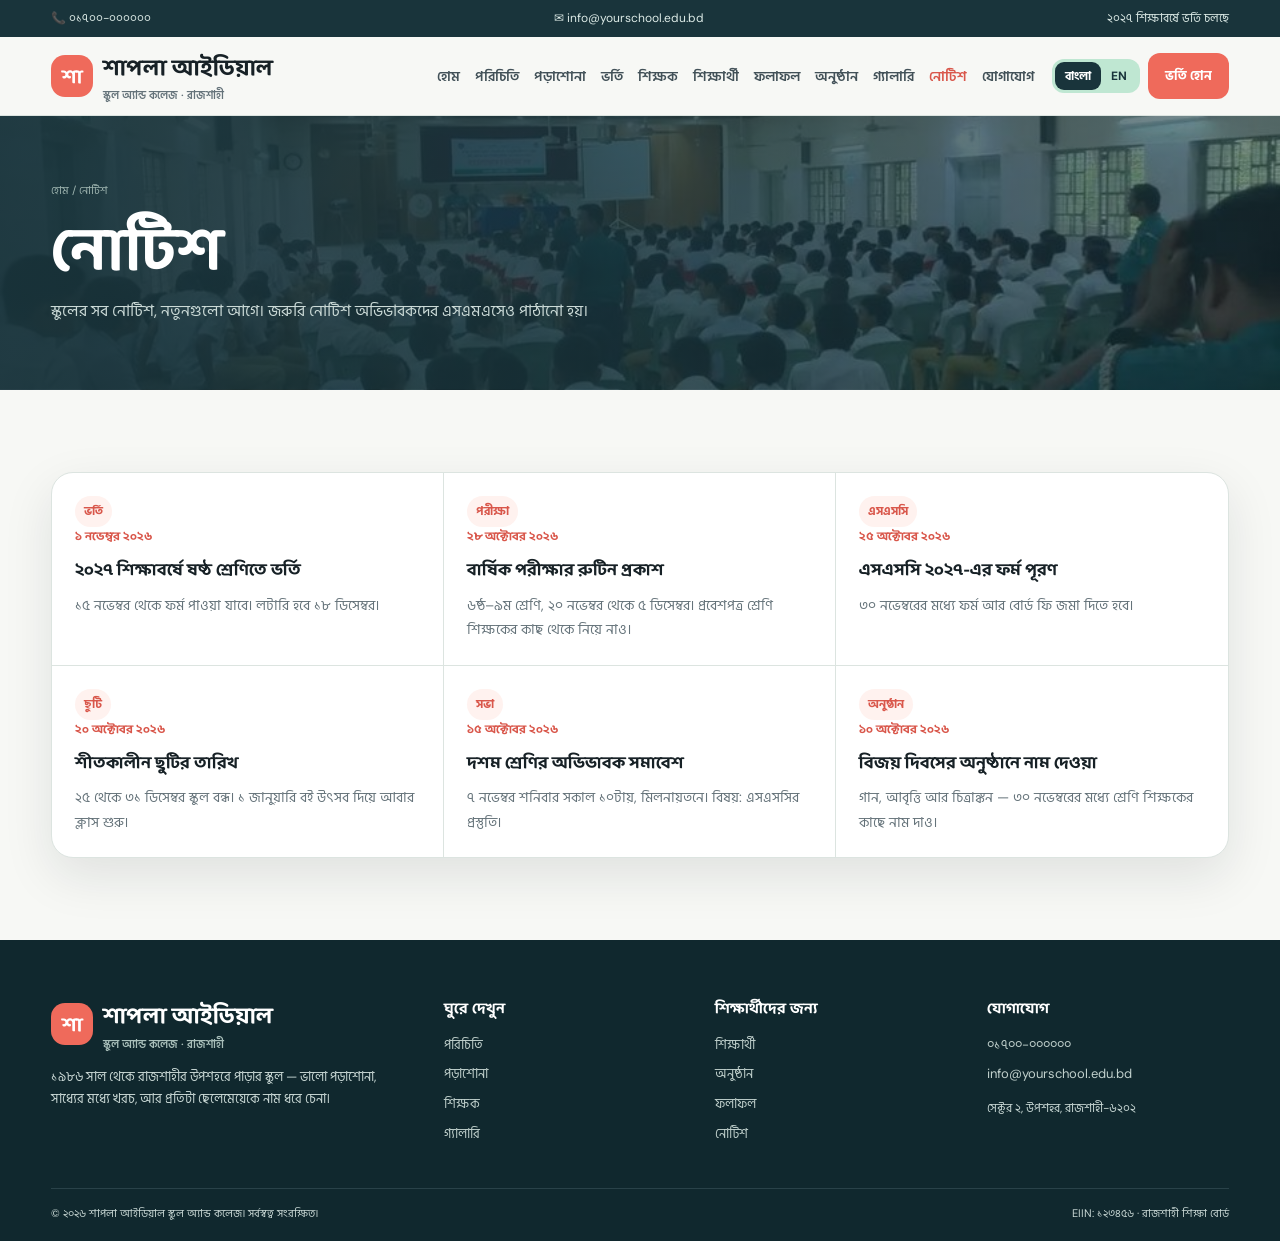
<file: notice.html>
<!doctype html>
<html lang="bn">

<head>
  <meta charset="utf-8">
  <meta name="viewport" content="width=device-width,initial-scale=1">
  <script>try{if(localStorage.getItem("site-lang")==="en"){document.documentElement.lang="en";document.documentElement.classList.add("lang-pending");}}catch(e){}</script>
  <title data-en="Notices | Shapla Ideal School &amp; College">নোটিশ | শাপলা আইডিয়াল স্কুল অ্যান্ড কলেজ</title>
  <link rel="preconnect" href="https://fonts.googleapis.com">
  <link rel="preconnect" href="https://fonts.gstatic.com" crossorigin>
  <link rel="stylesheet" href="style.css">
</head>

<body>
  <div class="topbar">
    <div class="container"><span>📞 <span data-en="+880 1700-000000">০১৭০০-০০০০০০</span></span><span>✉ info@yourschool.edu.bd</span><span data-en="Admissions open for the 2027 session">২০২৭ শিক্ষাবর্ষে ভর্তি চলছে</span></div>
  </div>
  <header class="header">
    <nav class="container nav">
      <a class="logo" href="index.html"><span class="logo-mark">শা</span><span><span data-en="Shapla Ideal">শাপলা আইডিয়াল</span><small data-en="SCHOOL &amp; COLLEGE · RAJSHAHI">স্কুল অ্যান্ড কলেজ · রাজশাহী</small></span></a>
      <button class="menu-btn" aria-label="মেনু" data-en-aria-label="Menu">☰</button>
      <ul class="nav-links">
        <li><a href="index.html" data-en="Home">হোম</a></li>
        <li><a href="about.html" data-en="About">পরিচিতি</a></li>
        <li><a href="academics.html" data-en="Academics">পড়াশোনা</a></li>
        <li><a href="admissions.html" data-en="Admissions">ভর্তি</a></li>
        <li><a href="teachers.html" data-en="Teachers">শিক্ষক</a></li>
        <li><a href="students.html" data-en="Students">শিক্ষার্থী</a></li>
        <li><a href="results.html" data-en="Results">ফলাফল</a></li>
        <li><a href="events.html" data-en="Events">অনুষ্ঠান</a></li>
        <li><a href="gallery.html" data-en="Gallery">গ্যালারি</a></li>
        <li><a href="notice.html" class="active" data-en="Notices">নোটিশ</a></li>
        <li><a href="contact.html" data-en="Contact">যোগাযোগ</a></li>
      </ul>
      <div class="nav-actions">
        <div class="lang-switch" role="group" aria-label="ভাষা বেছে নিন / Choose language">
          <button type="button" data-lang="bn" aria-pressed="true" lang="bn">বাংলা</button>
          <button type="button" data-lang="en" aria-pressed="false" lang="en">EN</button>
        </div>
        <a class="btn apply" href="admissions.html" data-en="Apply Now">ভর্তি হোন</a>
      </div>
    </nav>
  </header>

  <main>
    <section class="page-hero has-bg" style="--hero-bg: url('images/g-auditorium.jpg')">
      <div class="container">
        <div class="breadcrumbs" data-en="HOME / NOTICES">হোম / নোটিশ</div>
        <h1 data-en="Notices">নোটিশ</h1>
        <p data-en="All school notices, newest first. Important ones also go out by SMS to guardians.">স্কুলের সব নোটিশ, নতুনগুলো আগে। জরুরি নোটিশ অভিভাবকদের এসএমএসেও পাঠানো হয়।</p>
      </div>
    </section>
    <section class="section">
      <div class="container">
        <div class='notice-board'>
          <div class='notice-list all'>
            <article class='notice-item'><span class='tag' data-en="Admission">ভর্তি</span>
              <div class='notice-date' data-en="1 Nov 2026">১ নভেম্বর ২০২৬</div>
              <h3 data-en="Class 6 admission for 2027 session">২০২৭ শিক্ষাবর্ষে ষষ্ঠ শ্রেণিতে ভর্তি</h3>
              <p data-en="Forms available from 15 November. Lottery on 18 December.">১৫ নভেম্বর থেকে ফর্ম পাওয়া যাবে। লটারি হবে ১৮ ডিসেম্বর।</p>
            </article>
            <article class='notice-item'><span class='tag' data-en="Exam">পরীক্ষা</span>
              <div class='notice-date' data-en="28 Oct 2026">২৮ অক্টোবর ২০২৬</div>
              <h3 data-en="Annual exam routine published">বার্ষিক পরীক্ষার রুটিন প্রকাশ</h3>
              <p data-en="Classes 6–9, 20 November to 5 December. Collect admit cards from your class teacher.">৬ষ্ঠ–৯ম শ্রেণি, ২০ নভেম্বর থেকে ৫ ডিসেম্বর। প্রবেশপত্র শ্রেণি শিক্ষকের কাছ থেকে নিয়ে নাও।</p>
            </article>
            <article class='notice-item'><span class='tag' data-en="SSC">এসএসসি</span>
              <div class='notice-date' data-en="25 Oct 2026">২৫ অক্টোবর ২০২৬</div>
              <h3 data-en="SSC 2027 form fill-up">এসএসসি ২০২৭-এর ফর্ম পূরণ</h3>
              <p data-en="Submit your form and board fee by 30 November.">৩০ নভেম্বরের মধ্যে ফর্ম আর বোর্ড ফি জমা দিতে হবে।</p>
            </article>
            <article class='notice-item'><span class='tag' data-en="Holiday">ছুটি</span>
              <div class='notice-date' data-en="20 Oct 2026">২০ অক্টোবর ২০২৬</div>
              <h3 data-en="Winter holiday dates">শীতকালীন ছুটির তারিখ</h3>
              <p data-en="School stays closed from 25 to 31 December. Classes resume on 1 January with the book festival.">২৫ থেকে ৩১ ডিসেম্বর স্কুল বন্ধ। ১ জানুয়ারি বই উৎসব দিয়ে আবার ক্লাস শুরু।</p>
            </article>
            <article class='notice-item'><span class='tag' data-en="Meeting">সভা</span>
              <div class='notice-date' data-en="15 Oct 2026">১৫ অক্টোবর ২০২৬</div>
              <h3 data-en="Guardians’ meeting, Class 10">দশম শ্রেণির অভিভাবক সমাবেশ</h3>
              <p data-en="Saturday 7 November, 10 am, in the auditorium. Topic: SSC preparation.">৭ নভেম্বর শনিবার সকাল ১০টায়, মিলনায়তনে। বিষয়: এসএসসির প্রস্তুতি।</p>
            </article>
            <article class='notice-item'><span class='tag' data-en="Event">অনুষ্ঠান</span>
              <div class='notice-date' data-en="10 Oct 2026">১০ অক্টোবর ২০২৬</div>
              <h3 data-en="Victory Day programme sign-up">বিজয় দিবসের অনুষ্ঠানে নাম দেওয়া</h3>
              <p data-en="Songs, recitation and drawing — give your name to your class teacher by 30 November.">গান, আবৃত্তি আর চিত্রাঙ্কন — ৩০ নভেম্বরের মধ্যে শ্রেণি শিক্ষকের কাছে নাম দাও।</p>
            </article>
          </div>
        </div>
      </div>
    </section>
  </main>

  <footer>
    <div class="container footer-grid">
      <div>
        <div class="logo" style="color:#fff"><span class="logo-mark">শা</span><span><span data-en="Shapla Ideal">শাপলা আইডিয়াল</span><small style="color:#a9bfba" data-en="SCHOOL &amp; COLLEGE · RAJSHAHI">স্কুল অ্যান্ড কলেজ · রাজশাহী</small></span></div>
        <p class="footer-desc" data-en="Since 1986, a neighbourhood school in Uposhohor, Rajshahi — good teaching, fair fees and every child known by name.">১৯৮৬ সাল থেকে রাজশাহীর উপশহরে পাড়ার স্কুল — ভালো পড়াশোনা, সাধ্যের মধ্যে খরচ, আর প্রতিটা ছেলেমেয়েকে নাম ধরে চেনা।</p>
      </div>
      <div>
        <h3 data-en="Explore">ঘুরে দেখুন</h3><a href="about.html" data-en="About">পরিচিতি</a><a href="academics.html" data-en="Academics">পড়াশোনা</a><a href="teachers.html" data-en="Teachers">শিক্ষক</a><a href="gallery.html" data-en="Gallery">গ্যালারি</a>
      </div>
      <div>
        <h3 data-en="Student Life">শিক্ষার্থীদের জন্য</h3><a href="students.html" data-en="Students">শিক্ষার্থী</a><a href="events.html" data-en="Events">অনুষ্ঠান</a><a href="results.html" data-en="Results">ফলাফল</a><a href="notice.html" data-en="Notices">নোটিশ</a>
      </div>
      <div>
        <h3 data-en="Contact">যোগাযোগ</h3><a href="contact.html" data-en="+880 1700-000000">০১৭০০-০০০০০০</a><a href="contact.html">info@yourschool.edu.bd</a><span style="font-size:12px" data-en="Sector 2, Uposhohor, Rajshahi-6202">সেক্টর ২, উপশহর, রাজশাহী-৬২০২</span>
      </div>
    </div>
    <div class="container footer-bottom"><span data-en="© 2026 Shapla Ideal School &amp; College. All rights reserved.">© ২০২৬ শাপলা আইডিয়াল স্কুল অ্যান্ড কলেজ। সর্বস্বত্ব সংরক্ষিত।</span><span data-en="EIIN: 123456 · Rajshahi Education Board">EIIN: ১২৩৪৫৬ · রাজশাহী শিক্ষা বোর্ড</span></div>
  </footer>
  <button class="top-btn" aria-label="ওপরে যান" data-en-aria-label="Back to top">↑</button>
  <div class="toast" role="status"></div>
  <script src="script.js"></script>
</body>

</html>
</file>
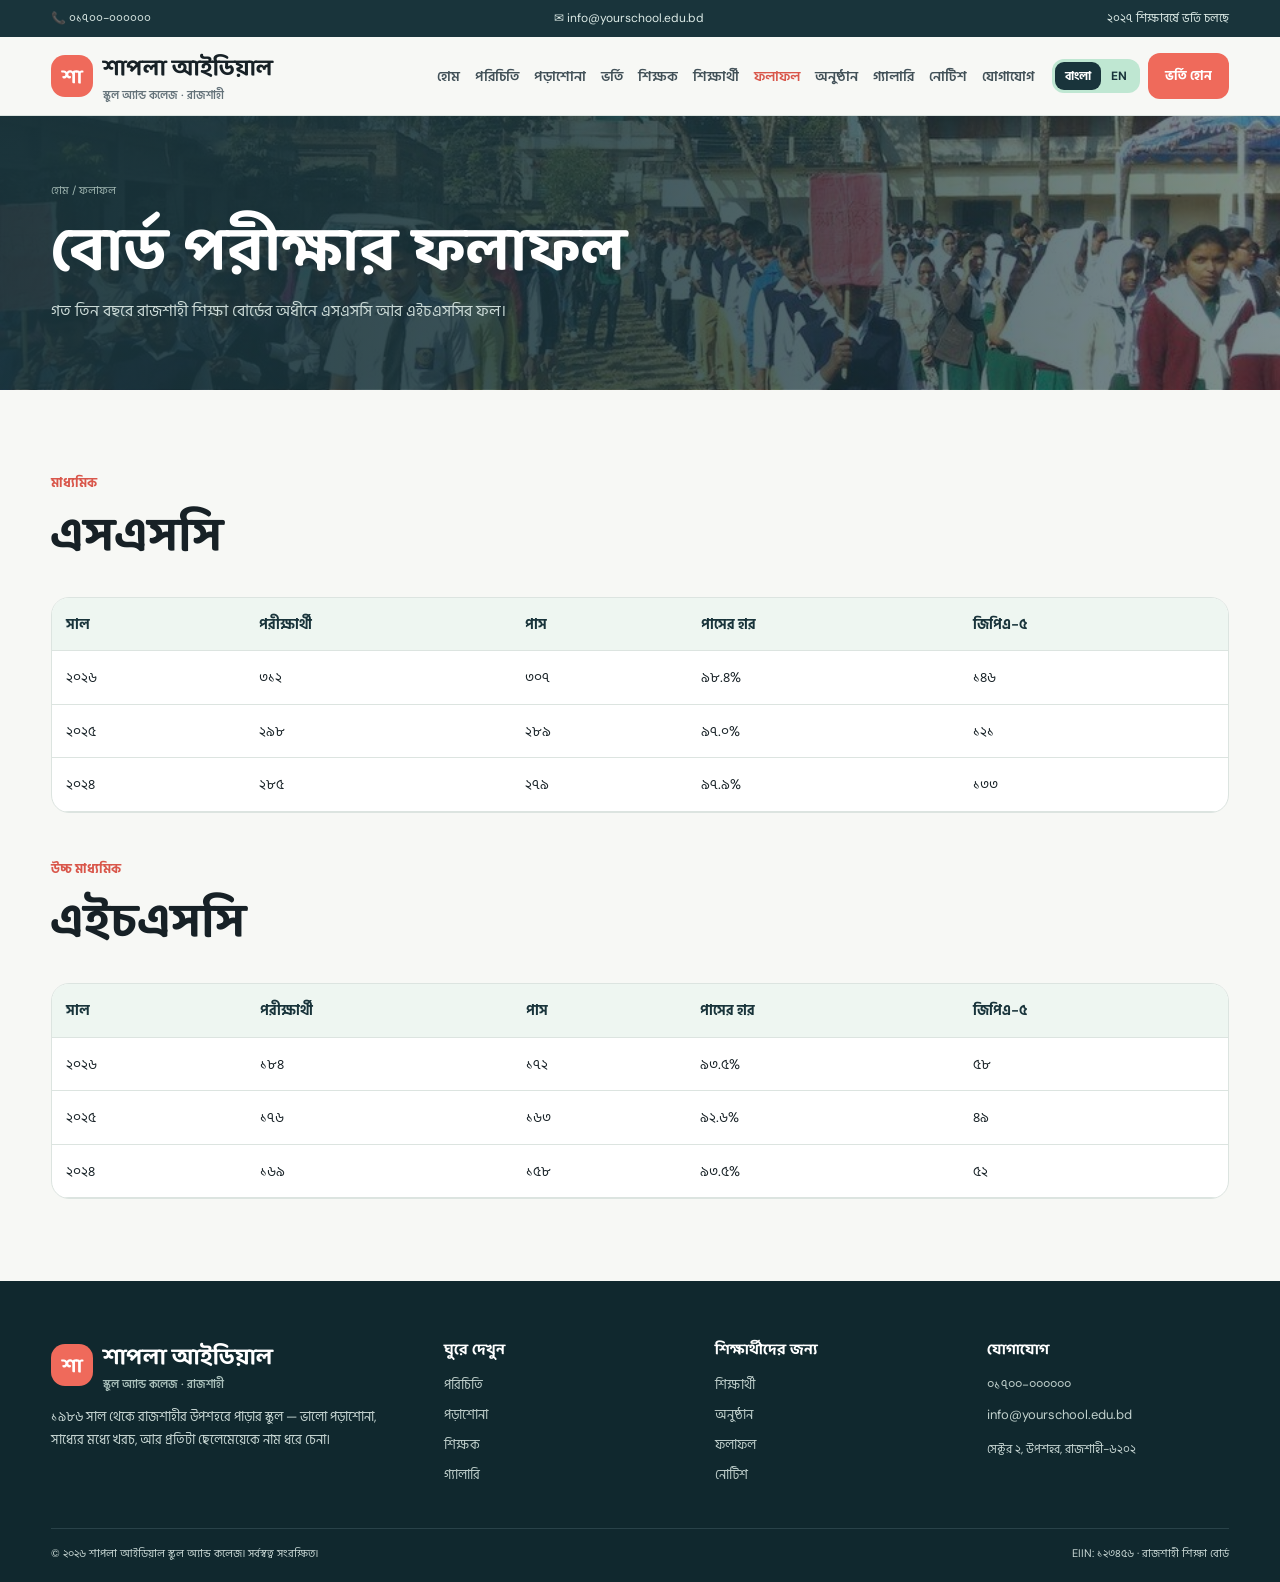
<file: results.html>
<!doctype html>
<html lang="bn">

<head>
  <meta charset="utf-8">
  <meta name="viewport" content="width=device-width,initial-scale=1">
  <script>try{if(localStorage.getItem("site-lang")==="en"){document.documentElement.lang="en";document.documentElement.classList.add("lang-pending");}}catch(e){}</script>
  <title data-en="Results | Shapla Ideal School &amp; College">ফলাফল | শাপলা আইডিয়াল স্কুল অ্যান্ড কলেজ</title>
  <link rel="preconnect" href="https://fonts.googleapis.com">
  <link rel="preconnect" href="https://fonts.gstatic.com" crossorigin>
  <link rel="stylesheet" href="style.css">
</head>

<body>
  <div class="topbar">
    <div class="container"><span>📞 <span data-en="+880 1700-000000">০১৭০০-০০০০০০</span></span><span>✉ info@yourschool.edu.bd</span><span data-en="Admissions open for the 2027 session">২০২৭ শিক্ষাবর্ষে ভর্তি চলছে</span></div>
  </div>
  <header class="header">
    <nav class="container nav">
      <a class="logo" href="index.html"><span class="logo-mark">শা</span><span><span data-en="Shapla Ideal">শাপলা আইডিয়াল</span><small data-en="SCHOOL &amp; COLLEGE · RAJSHAHI">স্কুল অ্যান্ড কলেজ · রাজশাহী</small></span></a>
      <button class="menu-btn" aria-label="মেনু" data-en-aria-label="Menu">☰</button>
      <ul class="nav-links">
        <li><a href="index.html" data-en="Home">হোম</a></li>
        <li><a href="about.html" data-en="About">পরিচিতি</a></li>
        <li><a href="academics.html" data-en="Academics">পড়াশোনা</a></li>
        <li><a href="admissions.html" data-en="Admissions">ভর্তি</a></li>
        <li><a href="teachers.html" data-en="Teachers">শিক্ষক</a></li>
        <li><a href="students.html" data-en="Students">শিক্ষার্থী</a></li>
        <li><a href="results.html" class="active" data-en="Results">ফলাফল</a></li>
        <li><a href="events.html" data-en="Events">অনুষ্ঠান</a></li>
        <li><a href="gallery.html" data-en="Gallery">গ্যালারি</a></li>
        <li><a href="notice.html" data-en="Notices">নোটিশ</a></li>
        <li><a href="contact.html" data-en="Contact">যোগাযোগ</a></li>
      </ul>
      <div class="nav-actions">
        <div class="lang-switch" role="group" aria-label="ভাষা বেছে নিন / Choose language">
          <button type="button" data-lang="bn" aria-pressed="true" lang="bn">বাংলা</button>
          <button type="button" data-lang="en" aria-pressed="false" lang="en">EN</button>
        </div>
        <a class="btn apply" href="admissions.html" data-en="Apply Now">ভর্তি হোন</a>
      </div>
    </nav>
  </header>

  <main>
    <section class="page-hero has-bg" style="--hero-bg: url('images/g-olympiad.jpg')">
      <div class="container">
        <div class="breadcrumbs" data-en="HOME / RESULTS">হোম / ফলাফল</div>
        <h1 data-en="Board Exam Results">বোর্ড পরীক্ষার ফলাফল</h1>
        <p data-en="SSC and HSC results under the Rajshahi Education Board over the last three years.">গত তিন বছরে রাজশাহী শিক্ষা বোর্ডের অধীনে এসএসসি আর এইচএসসির ফল।</p>
      </div>
    </section>
    <section class="section">
      <div class="container">
        <div class="section-head">
          <div>
            <div class="eyebrow" data-en="Secondary">মাধ্যমিক</div>
            <h2 data-en="SSC">এসএসসি</h2>
          </div>
        </div>
        <div class="table-wrap">
          <table class="table">
            <tr>
              <th data-en="Year">সাল</th>
              <th data-en="Examinees">পরীক্ষার্থী</th>
              <th data-en="Passed">পাস</th>
              <th data-en="Pass rate">পাসের হার</th>
              <th data-en="GPA-5">জিপিএ-৫</th>
            </tr>
            <tr><td data-en="2026">২০২৬</td><td data-en="312">৩১২</td><td data-en="307">৩০৭</td><td data-en="98.4%">৯৮.৪%</td><td data-en="146">১৪৬</td></tr>
            <tr><td data-en="2025">২০২৫</td><td data-en="298">২৯৮</td><td data-en="289">২৮৯</td><td data-en="97.0%">৯৭.০%</td><td data-en="121">১২১</td></tr>
            <tr><td data-en="2024">২০২৪</td><td data-en="285">২৮৫</td><td data-en="279">২৭৯</td><td data-en="97.9%">৯৭.৯%</td><td data-en="133">১৩৩</td></tr>
          </table>
        </div>
        <div style="height:45px"></div>
        <div class="section-head">
          <div>
            <div class="eyebrow" data-en="Higher Secondary">উচ্চ মাধ্যমিক</div>
            <h2 data-en="HSC">এইচএসসি</h2>
          </div>
        </div>
        <div class="table-wrap">
          <table class="table">
            <tr>
              <th data-en="Year">সাল</th>
              <th data-en="Examinees">পরীক্ষার্থী</th>
              <th data-en="Passed">পাস</th>
              <th data-en="Pass rate">পাসের হার</th>
              <th data-en="GPA-5">জিপিএ-৫</th>
            </tr>
            <tr><td data-en="2026">২০২৬</td><td data-en="184">১৮৪</td><td data-en="172">১৭২</td><td data-en="93.5%">৯৩.৫%</td><td data-en="58">৫৮</td></tr>
            <tr><td data-en="2025">২০২৫</td><td data-en="176">১৭৬</td><td data-en="163">১৬৩</td><td data-en="92.6%">৯২.৬%</td><td data-en="49">৪৯</td></tr>
            <tr><td data-en="2024">২০২৪</td><td data-en="169">১৬৯</td><td data-en="158">১৫৮</td><td data-en="93.5%">৯৩.৫%</td><td data-en="52">৫২</td></tr>
          </table>
        </div>
      </div>
    </section>
  </main>

  <footer>
    <div class="container footer-grid">
      <div>
        <div class="logo" style="color:#fff"><span class="logo-mark">শা</span><span><span data-en="Shapla Ideal">শাপলা আইডিয়াল</span><small style="color:#a9bfba" data-en="SCHOOL &amp; COLLEGE · RAJSHAHI">স্কুল অ্যান্ড কলেজ · রাজশাহী</small></span></div>
        <p class="footer-desc" data-en="Since 1986, a neighbourhood school in Uposhohor, Rajshahi — good teaching, fair fees and every child known by name.">১৯৮৬ সাল থেকে রাজশাহীর উপশহরে পাড়ার স্কুল — ভালো পড়াশোনা, সাধ্যের মধ্যে খরচ, আর প্রতিটা ছেলেমেয়েকে নাম ধরে চেনা।</p>
      </div>
      <div>
        <h3 data-en="Explore">ঘুরে দেখুন</h3><a href="about.html" data-en="About">পরিচিতি</a><a href="academics.html" data-en="Academics">পড়াশোনা</a><a href="teachers.html" data-en="Teachers">শিক্ষক</a><a href="gallery.html" data-en="Gallery">গ্যালারি</a>
      </div>
      <div>
        <h3 data-en="Student Life">শিক্ষার্থীদের জন্য</h3><a href="students.html" data-en="Students">শিক্ষার্থী</a><a href="events.html" data-en="Events">অনুষ্ঠান</a><a href="results.html" data-en="Results">ফলাফল</a><a href="notice.html" data-en="Notices">নোটিশ</a>
      </div>
      <div>
        <h3 data-en="Contact">যোগাযোগ</h3><a href="contact.html" data-en="+880 1700-000000">০১৭০০-০০০০০০</a><a href="contact.html">info@yourschool.edu.bd</a><span style="font-size:12px" data-en="Sector 2, Uposhohor, Rajshahi-6202">সেক্টর ২, উপশহর, রাজশাহী-৬২০২</span>
      </div>
    </div>
    <div class="container footer-bottom"><span data-en="© 2026 Shapla Ideal School &amp; College. All rights reserved.">© ২০২৬ শাপলা আইডিয়াল স্কুল অ্যান্ড কলেজ। সর্বস্বত্ব সংরক্ষিত।</span><span data-en="EIIN: 123456 · Rajshahi Education Board">EIIN: ১২৩৪৫৬ · রাজশাহী শিক্ষা বোর্ড</span></div>
  </footer>
  <button class="top-btn" aria-label="ওপরে যান" data-en-aria-label="Back to top">↑</button>
  <div class="toast" role="status"></div>
  <script src="script.js"></script>
</body>

</html>
</file>
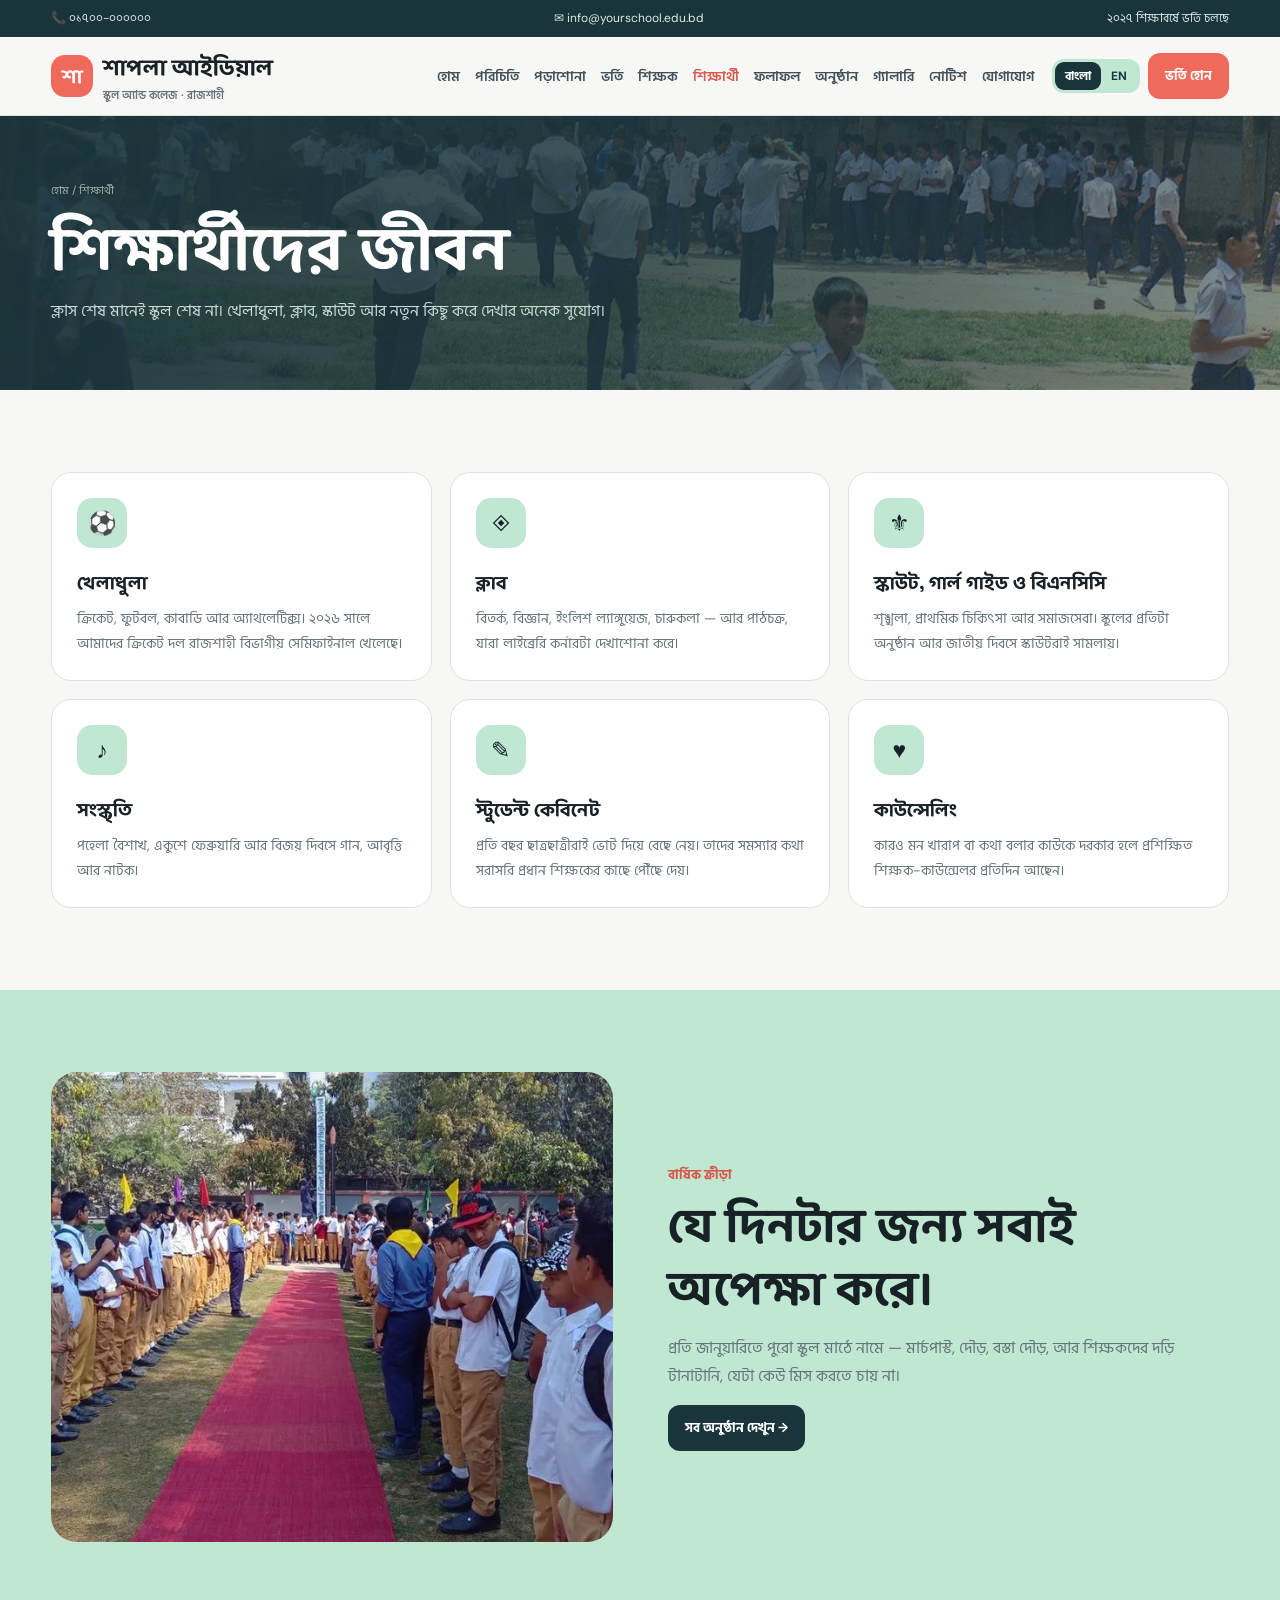
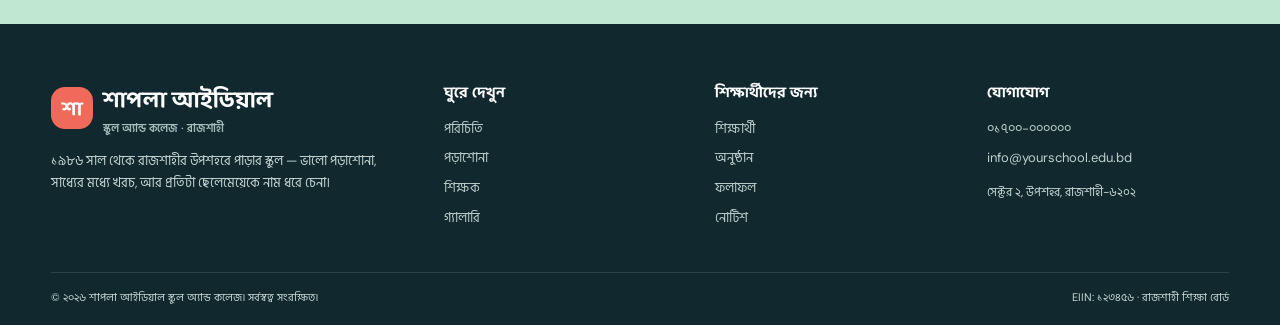
<file: students.html>
<!doctype html>
<html lang="bn">

<head>
  <meta charset="utf-8">
  <meta name="viewport" content="width=device-width,initial-scale=1">
  <script>try{if(localStorage.getItem("site-lang")==="en"){document.documentElement.lang="en";document.documentElement.classList.add("lang-pending");}}catch(e){}</script>
  <title data-en="Students | Shapla Ideal School &amp; College">শিক্ষার্থী | শাপলা আইডিয়াল স্কুল অ্যান্ড কলেজ</title>
  <link rel="preconnect" href="https://fonts.googleapis.com">
  <link rel="preconnect" href="https://fonts.gstatic.com" crossorigin>
  <link rel="stylesheet" href="style.css">
</head>

<body>
  <div class="topbar">
    <div class="container"><span>📞 <span data-en="+880 1700-000000">০১৭০০-০০০০০০</span></span><span>✉ info@yourschool.edu.bd</span><span data-en="Admissions open for the 2027 session">২০২৭ শিক্ষাবর্ষে ভর্তি চলছে</span></div>
  </div>
  <header class="header">
    <nav class="container nav">
      <a class="logo" href="index.html"><span class="logo-mark">শা</span><span><span data-en="Shapla Ideal">শাপলা আইডিয়াল</span><small data-en="SCHOOL &amp; COLLEGE · RAJSHAHI">স্কুল অ্যান্ড কলেজ · রাজশাহী</small></span></a>
      <button class="menu-btn" aria-label="মেনু" data-en-aria-label="Menu">☰</button>
      <ul class="nav-links">
        <li><a href="index.html" data-en="Home">হোম</a></li>
        <li><a href="about.html" data-en="About">পরিচিতি</a></li>
        <li><a href="academics.html" data-en="Academics">পড়াশোনা</a></li>
        <li><a href="admissions.html" data-en="Admissions">ভর্তি</a></li>
        <li><a href="teachers.html" data-en="Teachers">শিক্ষক</a></li>
        <li><a href="students.html" class="active" data-en="Students">শিক্ষার্থী</a></li>
        <li><a href="results.html" data-en="Results">ফলাফল</a></li>
        <li><a href="events.html" data-en="Events">অনুষ্ঠান</a></li>
        <li><a href="gallery.html" data-en="Gallery">গ্যালারি</a></li>
        <li><a href="notice.html" data-en="Notices">নোটিশ</a></li>
        <li><a href="contact.html" data-en="Contact">যোগাযোগ</a></li>
      </ul>
      <div class="nav-actions">
        <div class="lang-switch" role="group" aria-label="ভাষা বেছে নিন / Choose language">
          <button type="button" data-lang="bn" aria-pressed="true" lang="bn">বাংলা</button>
          <button type="button" data-lang="en" aria-pressed="false" lang="en">EN</button>
        </div>
        <a class="btn apply" href="admissions.html" data-en="Apply Now">ভর্তি হোন</a>
      </div>
    </nav>
  </header>

  <main>
    <section class="page-hero has-bg" style="--hero-bg: url('images/g-playground.jpg')">
      <div class="container">
        <div class="breadcrumbs" data-en="HOME / STUDENTS">হোম / শিক্ষার্থী</div>
        <h1 data-en="Student Life">শিক্ষার্থীদের জীবন</h1>
        <p data-en="Classes end, but school doesn’t. Sport, clubs, scouts and plenty of chances to try something new.">ক্লাস শেষ মানেই স্কুল শেষ না। খেলাধুলা, ক্লাব, স্কাউট আর নতুন কিছু করে দেখার অনেক সুযোগ।</p>
      </div>
    </section>
    <section class="section">
      <div class="container">
        <div class='feature-grid'>
          <div class='feature'>
            <div class='feature-icon'>⚽</div>
            <h3 data-en="Sports">খেলাধুলা</h3>
            <p data-en="Cricket, football, kabaddi and athletics. Our cricket team reached the 2026 Rajshahi divisional semi-final.">ক্রিকেট, ফুটবল, কাবাডি আর অ্যাথলেটিক্স। ২০২৬ সালে আমাদের ক্রিকেট দল রাজশাহী বিভাগীয় সেমিফাইনাল খেলেছে।</p>
          </div>
          <div class='feature'>
            <div class='feature-icon'>◈</div>
            <h3 data-en="Clubs">ক্লাব</h3>
            <p data-en="Debate, science, English language, art and a reading club that runs the school library corner.">বিতর্ক, বিজ্ঞান, ইংলিশ ল্যাঙ্গুয়েজ, চারুকলা — আর পাঠচক্র, যারা লাইব্রেরি কর্নারটা দেখাশোনা করে।</p>
          </div>
          <div class='feature'>
            <div class='feature-icon'>⚜</div>
            <h3 data-en="Scouts, Girl Guides &amp; BNCC">স্কাউট, গার্ল গাইড ও বিএনসিসি</h3>
            <p data-en="Discipline, first aid and community service. Our scouts help out at every school event and national day.">শৃঙ্খলা, প্রাথমিক চিকিৎসা আর সমাজসেবা। স্কুলের প্রতিটা অনুষ্ঠান আর জাতীয় দিবসে স্কাউটরাই সামলায়।</p>
          </div>
          <div class='feature'>
            <div class='feature-icon'>♪</div>
            <h3 data-en="Culture">সংস্কৃতি</h3>
            <p data-en="Songs, recitation and drama for Pohela Boishakh, 21 February and Victory Day.">পহেলা বৈশাখ, একুশে ফেব্রুয়ারি আর বিজয় দিবসে গান, আবৃত্তি আর নাটক।</p>
          </div>
          <div class='feature'>
            <div class='feature-icon'>✎</div>
            <h3 data-en="Student Cabinet">স্টুডেন্ট কেবিনেট</h3>
            <p data-en="Elected every year by students. They bring student concerns straight to the headmaster.">প্রতি বছর ছাত্রছাত্রীরাই ভোট দিয়ে বেছে নেয়। তাদের সমস্যার কথা সরাসরি প্রধান শিক্ষকের কাছে পৌঁছে দেয়।</p>
          </div>
          <div class='feature'>
            <div class='feature-icon'>♥</div>
            <h3 data-en="Counselling">কাউন্সেলিং</h3>
            <p data-en="A trained teacher-counsellor is available every day for students who need someone to talk to.">কারও মন খারাপ বা কথা বলার কাউকে দরকার হলে প্রশিক্ষিত শিক্ষক-কাউন্সেলর প্রতিদিন আছেন।</p>
          </div>
        </div>
      </div>
    </section>
    <section class="section mint">
      <div class="container">
        <div class="split"><img src="images/g-sports-opening.jpg" alt="বার্ষিক ক্রীড়া প্রতিযোগিতার উদ্বোধনে সারিবদ্ধ শিক্ষার্থীরা" data-en-alt="Students lined up at the opening of the annual sports day" loading="lazy">
          <div class="split-copy">
            <div class="eyebrow" data-en="Annual Sports">বার্ষিক ক্রীড়া</div>
            <h2 data-en="The day everyone waits for.">যে দিনটার জন্য সবাই অপেক্ষা করে।</h2>
            <p data-en="Every January the whole school comes out to the field — march past, races, sack race, and the teachers’ tug of war that nobody wants to miss.">প্রতি জানুয়ারিতে পুরো স্কুল মাঠে নামে — মার্চপাস্ট, দৌড়, বস্তা দৌড়, আর শিক্ষকদের দড়ি টানাটানি, যেটা কেউ মিস করতে চায় না।</p>
            <a class="btn dark" href="events.html" data-en="See all events →">সব অনুষ্ঠান দেখুন →</a>
          </div>
        </div>
      </div>
    </section>
  </main>

  <footer>
    <div class="container footer-grid">
      <div>
        <div class="logo" style="color:#fff"><span class="logo-mark">শা</span><span><span data-en="Shapla Ideal">শাপলা আইডিয়াল</span><small style="color:#a9bfba" data-en="SCHOOL &amp; COLLEGE · RAJSHAHI">স্কুল অ্যান্ড কলেজ · রাজশাহী</small></span></div>
        <p class="footer-desc" data-en="Since 1986, a neighbourhood school in Uposhohor, Rajshahi — good teaching, fair fees and every child known by name.">১৯৮৬ সাল থেকে রাজশাহীর উপশহরে পাড়ার স্কুল — ভালো পড়াশোনা, সাধ্যের মধ্যে খরচ, আর প্রতিটা ছেলেমেয়েকে নাম ধরে চেনা।</p>
      </div>
      <div>
        <h3 data-en="Explore">ঘুরে দেখুন</h3><a href="about.html" data-en="About">পরিচিতি</a><a href="academics.html" data-en="Academics">পড়াশোনা</a><a href="teachers.html" data-en="Teachers">শিক্ষক</a><a href="gallery.html" data-en="Gallery">গ্যালারি</a>
      </div>
      <div>
        <h3 data-en="Student Life">শিক্ষার্থীদের জন্য</h3><a href="students.html" data-en="Students">শিক্ষার্থী</a><a href="events.html" data-en="Events">অনুষ্ঠান</a><a href="results.html" data-en="Results">ফলাফল</a><a href="notice.html" data-en="Notices">নোটিশ</a>
      </div>
      <div>
        <h3 data-en="Contact">যোগাযোগ</h3><a href="contact.html" data-en="+880 1700-000000">০১৭০০-০০০০০০</a><a href="contact.html">info@yourschool.edu.bd</a><span style="font-size:12px" data-en="Sector 2, Uposhohor, Rajshahi-6202">সেক্টর ২, উপশহর, রাজশাহী-৬২০২</span>
      </div>
    </div>
    <div class="container footer-bottom"><span data-en="© 2026 Shapla Ideal School &amp; College. All rights reserved.">© ২০২৬ শাপলা আইডিয়াল স্কুল অ্যান্ড কলেজ। সর্বস্বত্ব সংরক্ষিত।</span><span data-en="EIIN: 123456 · Rajshahi Education Board">EIIN: ১২৩৪৫৬ · রাজশাহী শিক্ষা বোর্ড</span></div>
  </footer>
  <button class="top-btn" aria-label="ওপরে যান" data-en-aria-label="Back to top">↑</button>
  <div class="toast" role="status"></div>
  <script src="script.js"></script>
</body>

</html>
</file>
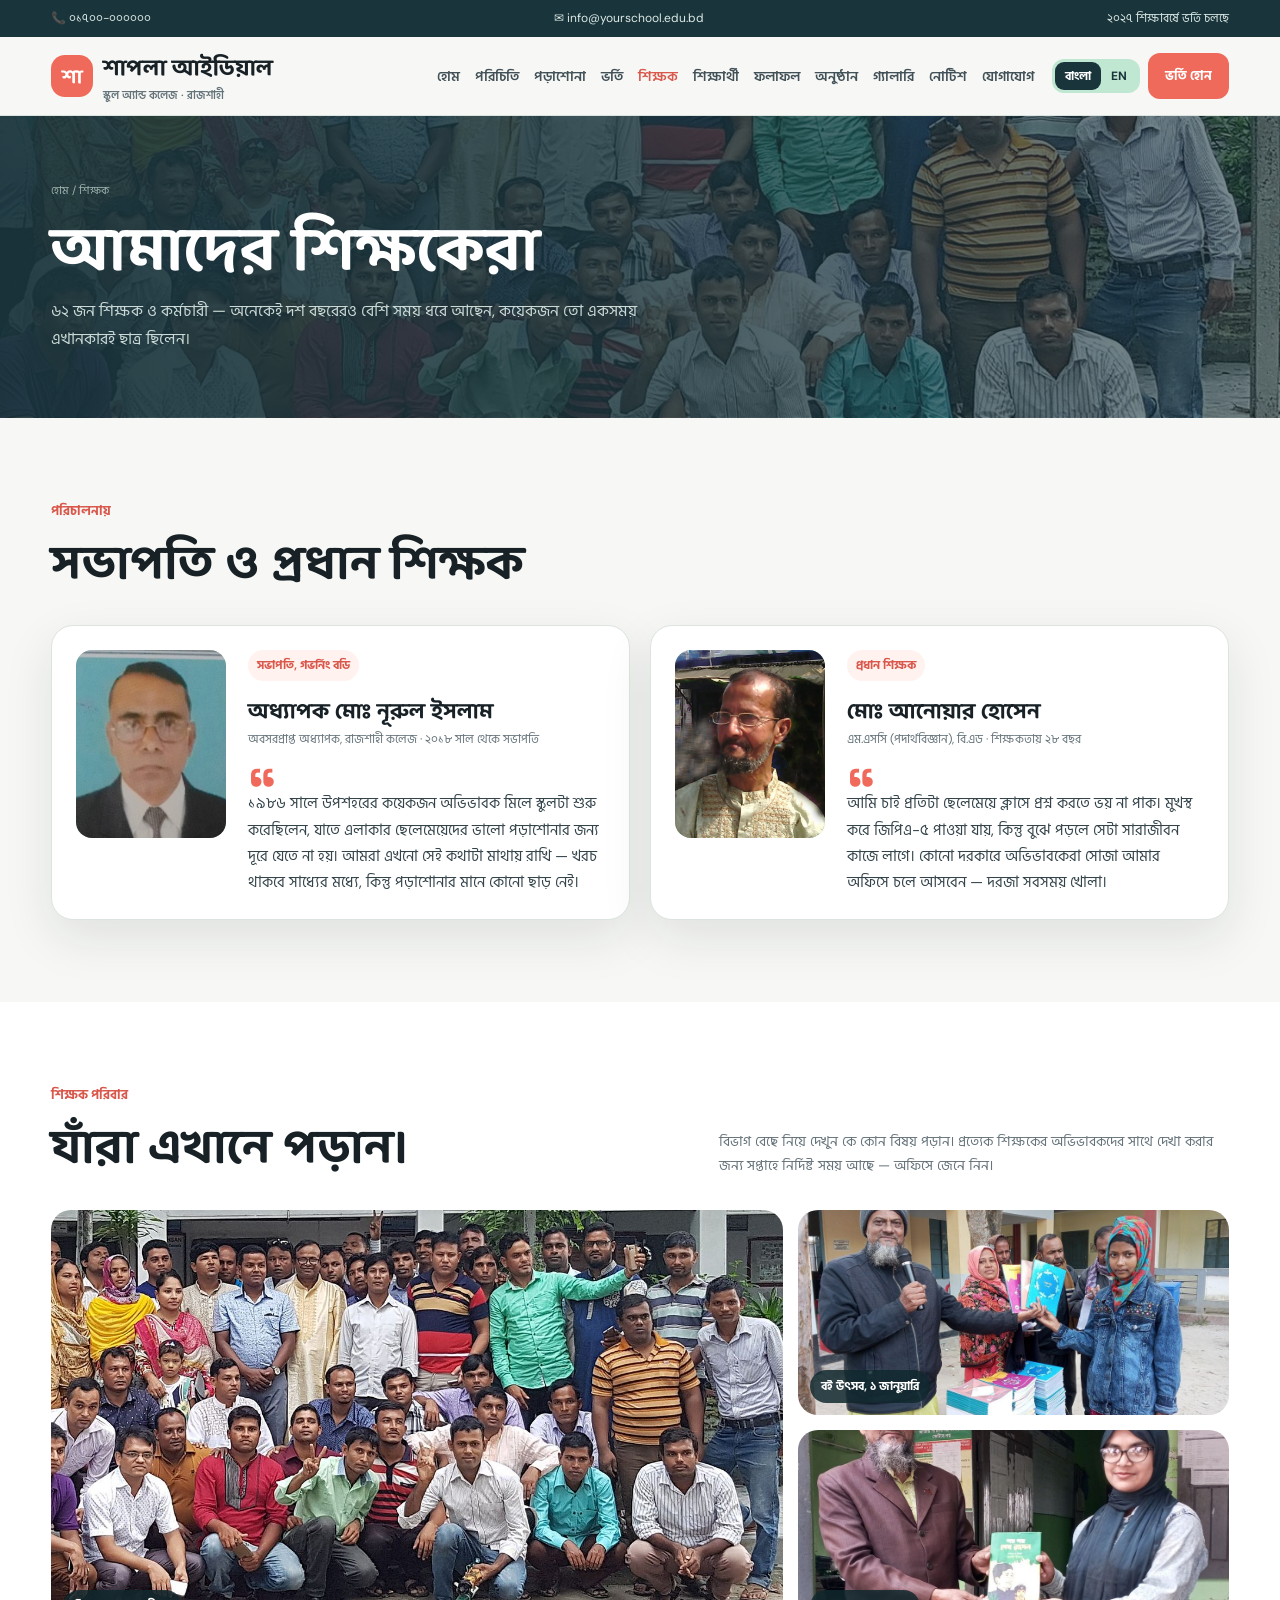
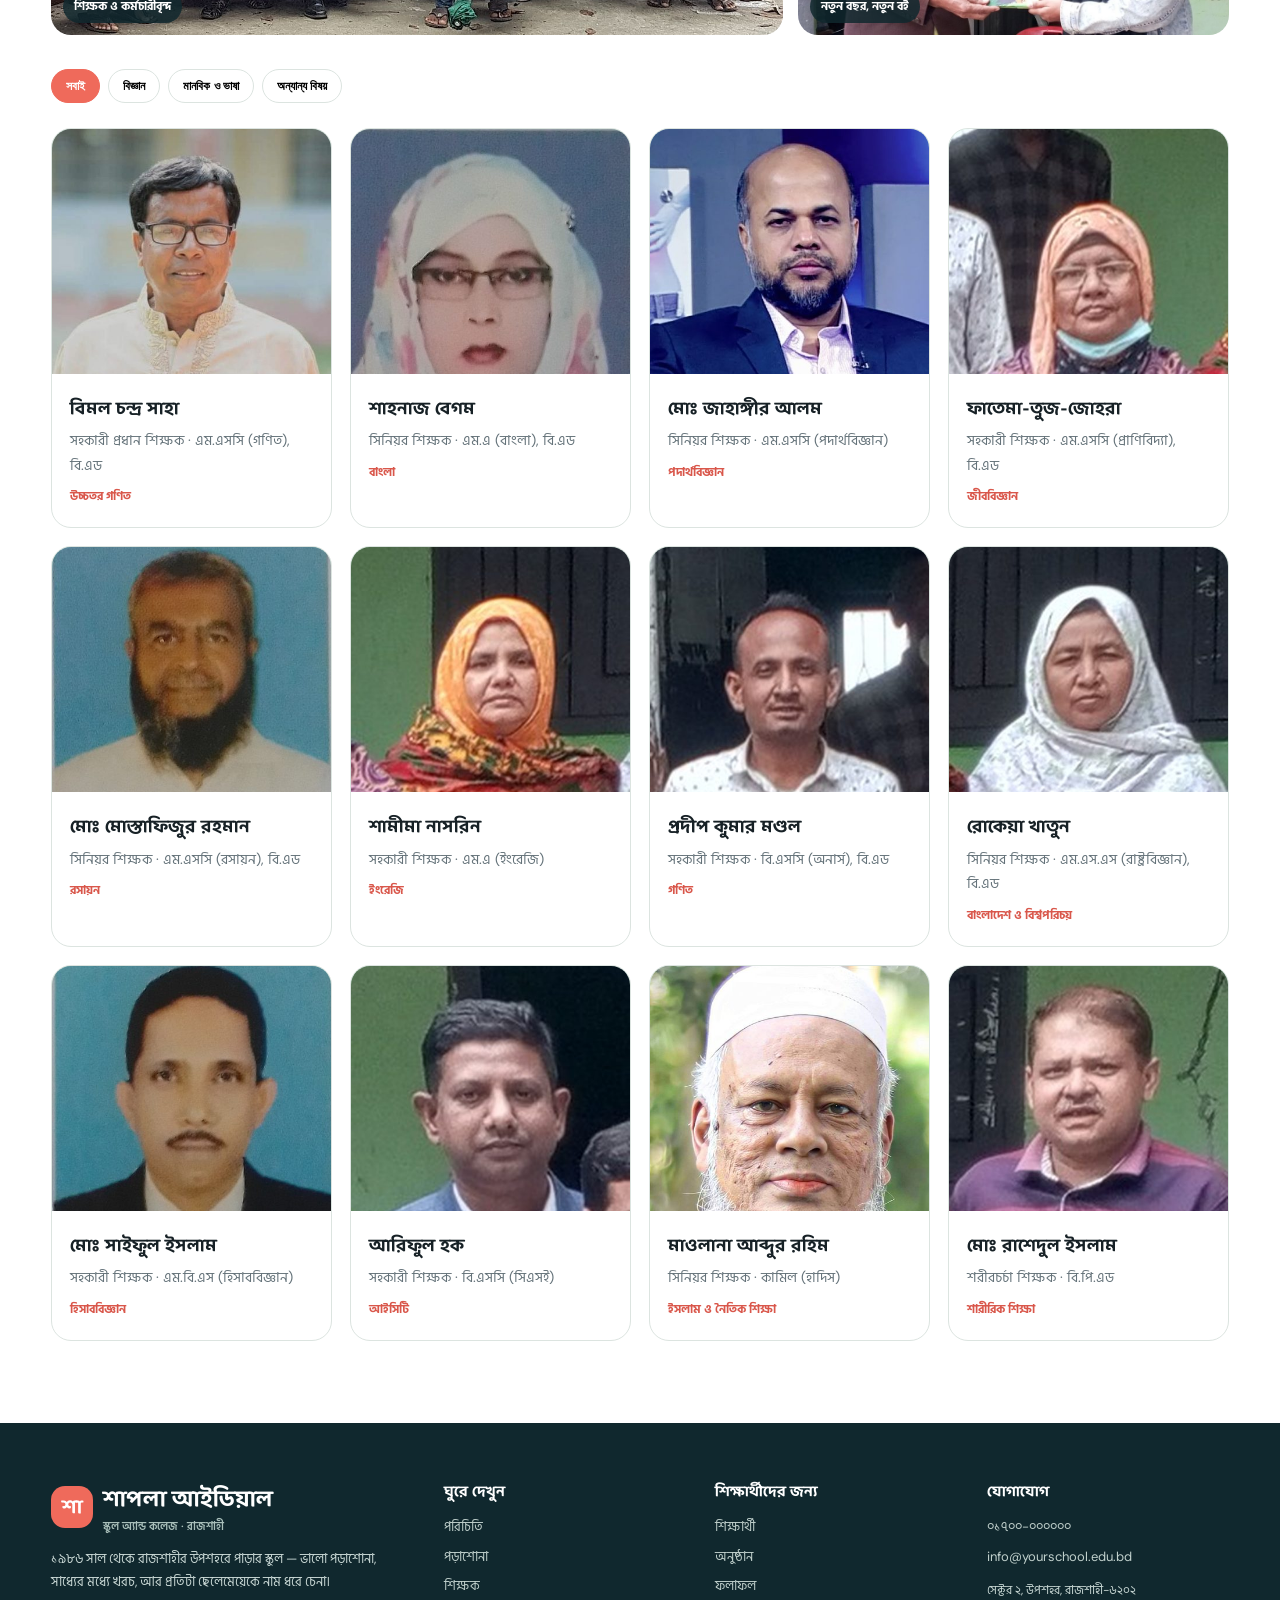
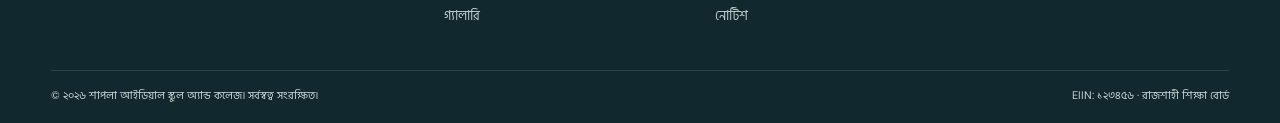
<file: teachers.html>
<!doctype html>
<html lang="bn">

<head>
  <meta charset="utf-8">
  <meta name="viewport" content="width=device-width,initial-scale=1">
  <script>try{if(localStorage.getItem("site-lang")==="en"){document.documentElement.lang="en";document.documentElement.classList.add("lang-pending");}}catch(e){}</script>
  <title data-en="Teachers | Shapla Ideal School &amp; College">শিক্ষক | শাপলা আইডিয়াল স্কুল অ্যান্ড কলেজ</title>
  <link rel="preconnect" href="https://fonts.googleapis.com">
  <link rel="preconnect" href="https://fonts.gstatic.com" crossorigin>
  <link rel="stylesheet" href="style.css">
</head>

<body>
  <div class="topbar">
    <div class="container"><span>📞 <span data-en="+880 1700-000000">০১৭০০-০০০০০০</span></span><span>✉ info@yourschool.edu.bd</span><span data-en="Admissions open for the 2027 session">২০২৭ শিক্ষাবর্ষে ভর্তি চলছে</span></div>
  </div>
  <header class="header">
    <nav class="container nav">
      <a class="logo" href="index.html"><span class="logo-mark">শা</span><span><span data-en="Shapla Ideal">শাপলা আইডিয়াল</span><small data-en="SCHOOL &amp; COLLEGE · RAJSHAHI">স্কুল অ্যান্ড কলেজ · রাজশাহী</small></span></a>
      <button class="menu-btn" aria-label="মেনু" data-en-aria-label="Menu">☰</button>
      <ul class="nav-links">
        <li><a href="index.html" data-en="Home">হোম</a></li>
        <li><a href="about.html" data-en="About">পরিচিতি</a></li>
        <li><a href="academics.html" data-en="Academics">পড়াশোনা</a></li>
        <li><a href="admissions.html" data-en="Admissions">ভর্তি</a></li>
        <li><a href="teachers.html" class="active" data-en="Teachers">শিক্ষক</a></li>
        <li><a href="students.html" data-en="Students">শিক্ষার্থী</a></li>
        <li><a href="results.html" data-en="Results">ফলাফল</a></li>
        <li><a href="events.html" data-en="Events">অনুষ্ঠান</a></li>
        <li><a href="gallery.html" data-en="Gallery">গ্যালারি</a></li>
        <li><a href="notice.html" data-en="Notices">নোটিশ</a></li>
        <li><a href="contact.html" data-en="Contact">যোগাযোগ</a></li>
      </ul>
      <div class="nav-actions">
        <div class="lang-switch" role="group" aria-label="ভাষা বেছে নিন / Choose language">
          <button type="button" data-lang="bn" aria-pressed="true" lang="bn">বাংলা</button>
          <button type="button" data-lang="en" aria-pressed="false" lang="en">EN</button>
        </div>
        <a class="btn apply" href="admissions.html" data-en="Apply Now">ভর্তি হোন</a>
      </div>
    </nav>
  </header>

  <main>
    <section class="page-hero has-bg" style="--hero-bg: url('images/teachers-staff.jpg')">
      <div class="container">
        <div class="breadcrumbs" data-en="HOME / TEACHERS">হোম / শিক্ষক</div>
        <h1 data-en="Our Teachers">আমাদের শিক্ষকেরা</h1>
        <p data-en="62 teachers and staff — many have been here for over a decade, and a few were once students here themselves.">৬২ জন শিক্ষক ও কর্মচারী — অনেকেই দশ বছরেরও বেশি সময় ধরে আছেন, কয়েকজন তো একসময় এখানকারই ছাত্র ছিলেন।</p>
      </div>
    </section>
    <section class="section">
      <div class="container">
        <div class="section-head">
          <div>
            <div class="eyebrow" data-en="Leadership">পরিচালনায়</div>
            <h2 data-en="Chairman &amp; Headmaster">সভাপতি ও প্রধান শিক্ষক</h2>
          </div>
        </div>
        <div class="message-grid">
          <article class="message-card leader">
            <img src="images/people/nurul-islam.jpg" alt="অধ্যাপক মোঃ নূরুল ইসলাম" data-en-alt="Prof. Md. Nurul Islam" width="480" height="600" loading="lazy">
            <div>
              <span class="tag" data-en="Chairman, Governing Body">সভাপতি, গভর্নিং বডি</span>
              <h3 data-en="Prof. Md. Nurul Islam">অধ্যাপক মোঃ নূরুল ইসলাম</h3>
              <p class="leader-qual" data-en="Retired professor, Rajshahi College · Chairman since 2018">অবসরপ্রাপ্ত অধ্যাপক, রাজশাহী কলেজ · ২০১৮ সাল থেকে সভাপতি</p>
              <blockquote data-en="In 1986 a few parents in Uposhohor started this school so local children wouldn’t have to travel far for a good education. We still hold on to that — fees families can manage, and no compromise on the quality of teaching.">১৯৮৬ সালে উপশহরের কয়েকজন অভিভাবক মিলে স্কুলটা শুরু করেছিলেন, যাতে এলাকার ছেলেমেয়েদের ভালো পড়াশোনার জন্য দূরে যেতে না হয়। আমরা এখনো সেই কথাটা মাথায় রাখি — খরচ থাকবে সাধ্যের মধ্যে, কিন্তু পড়াশোনার মানে কোনো ছাড় নেই।</blockquote>
            </div>
          </article>
          <article class="message-card leader">
            <img src="images/people/anwar-hossain.jpg" alt="মোঃ আনোয়ার হোসেন" data-en-alt="Md. Anwar Hossain" width="480" height="600" loading="lazy">
            <div>
              <span class="tag" data-en="Headmaster">প্রধান শিক্ষক</span>
              <h3 data-en="Md. Anwar Hossain">মোঃ আনোয়ার হোসেন</h3>
              <p class="leader-qual" data-en="M.Sc (Physics), B.Ed · 28 years of teaching">এম.এসসি (পদার্থবিজ্ঞান), বি.এড · শিক্ষকতায় ২৮ বছর</p>
              <blockquote data-en="I want every student to feel free to ask questions in class. You can memorise your way to GPA-5, but real understanding stays with you for life. Parents are welcome to walk straight into my office whenever they need — the door is always open.">আমি চাই প্রতিটা ছেলেমেয়ে ক্লাসে প্রশ্ন করতে ভয় না পাক। মুখস্থ করে জিপিএ-৫ পাওয়া যায়, কিন্তু বুঝে পড়লে সেটা সারাজীবন কাজে লাগে। কোনো দরকারে অভিভাবকেরা সোজা আমার অফিসে চলে আসবেন — দরজা সবসময় খোলা।</blockquote>
            </div>
          </article>
        </div>
      </div>
    </section>
    <section class="section light">
      <div class="container">
        <div class="section-head">
          <div>
            <div class="eyebrow" data-en="Our Teaching Family">শিক্ষক পরিবার</div>
            <h2 data-en="Everyone who teaches here.">যাঁরা এখানে পড়ান।</h2>
          </div>
          <p data-en="Pick a department to see who teaches what. Every teacher has a fixed weekly hour for guardians — ask the office.">বিভাগ বেছে নিয়ে দেখুন কে কোন বিষয় পড়ান। প্রত্যেক শিক্ষকের অভিভাবকদের সাথে দেখা করার জন্য সপ্তাহে নির্দিষ্ট সময় আছে — অফিসে জেনে নিন।</p>
        </div>
        <div class="staff-collage">
          <figure><img src="images/teachers-staff.jpg" alt="শিক্ষক ও কর্মচারীদের গ্রুপ ছবি" data-en-alt="Group photo of teachers and staff" loading="lazy"><figcaption data-en="Teachers &amp; staff">শিক্ষক ও কর্মচারীবৃন্দ</figcaption></figure>
          <figure><img src="images/book-festival.jpg" alt="বই উৎসবে শিক্ষার্থীর হাতে নতুন বই তুলে দিচ্ছেন শিক্ষক" data-en-alt="A teacher handing new textbooks to a student at the book festival" loading="lazy"><figcaption data-en="Book festival, 1 January">বই উৎসব, ১ জানুয়ারি</figcaption></figure>
          <figure><img src="images/book-festival-2.jpg" alt="শিক্ষার্থীকে বই দিচ্ছেন শিক্ষক" data-en-alt="A teacher giving a book to a student" loading="lazy"><figcaption data-en="New books, new year">নতুন বছর, নতুন বই</figcaption></figure>
        </div>
        <div class="filters"><button class="filter active" data-filter="all" data-en="All">সবাই</button><button class="filter" data-filter="science" data-en="Science">বিজ্ঞান</button><button class="filter" data-filter="arts" data-en="Humanities &amp; Languages">মানবিক ও ভাষা</button><button class="filter" data-filter="other" data-en="Other subjects">অন্যান্য বিষয়</button></div>
        <div class="teacher-grid">
          <article class="teacher-card" data-category="science"><img src="images/people/bimal-saha.jpg" alt="বিমল চন্দ্র সাহা" data-en-alt="Bimal Chandra Saha" width="480" height="600" loading="lazy">
            <div class="teacher-body">
              <h3 data-en="Bimal Chandra Saha">বিমল চন্দ্র সাহা</h3>
              <p data-en="Assistant Headmaster · M.Sc (Mathematics), B.Ed">সহকারী প্রধান শিক্ষক · এম.এসসি (গণিত), বি.এড</p><span class="subject" data-en="Higher Mathematics">উচ্চতর গণিত</span>
            </div>
          </article>
          <article class="teacher-card" data-category="arts"><img src="images/people/shahnaz-begum.jpg" alt="শাহনাজ বেগম" data-en-alt="Shahnaz Begum" width="480" height="600" loading="lazy">
            <div class="teacher-body">
              <h3 data-en="Shahnaz Begum">শাহনাজ বেগম</h3>
              <p data-en="Senior Teacher · M.A (Bangla), B.Ed">সিনিয়র শিক্ষক · এম.এ (বাংলা), বি.এড</p><span class="subject" data-en="Bangla">বাংলা</span>
            </div>
          </article>
          <article class="teacher-card" data-category="science"><img src="images/people/jahangir-alam.jpg" alt="মোঃ জাহাঙ্গীর আলম" data-en-alt="Md. Jahangir Alam" width="480" height="600" loading="lazy">
            <div class="teacher-body">
              <h3 data-en="Md. Jahangir Alam">মোঃ জাহাঙ্গীর আলম</h3>
              <p data-en="Senior Teacher · M.Sc (Physics)">সিনিয়র শিক্ষক · এম.এসসি (পদার্থবিজ্ঞান)</p><span class="subject" data-en="Physics">পদার্থবিজ্ঞান</span>
            </div>
          </article>
          <article class="teacher-card" data-category="science"><img src="images/people/fatema-zohra.jpg" alt="ফাতেমা-তুজ-জোহরা" data-en-alt="Fatema-Tuz-Zohra" width="480" height="600" loading="lazy">
            <div class="teacher-body">
              <h3 data-en="Fatema-Tuz-Zohra">ফাতেমা-তুজ-জোহরা</h3>
              <p data-en="Assistant Teacher · M.Sc (Zoology), B.Ed">সহকারী শিক্ষক · এম.এসসি (প্রাণিবিদ্যা), বি.এড</p><span class="subject" data-en="Biology">জীববিজ্ঞান</span>
            </div>
          </article>
          <article class="teacher-card" data-category="science"><img src="images/people/mostafizur-rahman.jpg" alt="মোঃ মোস্তাফিজুর রহমান" data-en-alt="Md. Mostafizur Rahman" width="480" height="600" loading="lazy">
            <div class="teacher-body">
              <h3 data-en="Md. Mostafizur Rahman">মোঃ মোস্তাফিজুর রহমান</h3>
              <p data-en="Senior Teacher · M.Sc (Chemistry), B.Ed">সিনিয়র শিক্ষক · এম.এসসি (রসায়ন), বি.এড</p><span class="subject" data-en="Chemistry">রসায়ন</span>
            </div>
          </article>
          <article class="teacher-card" data-category="arts"><img src="images/people/shamima-nasrin.jpg" alt="শামীমা নাসরিন" data-en-alt="Shamima Nasrin" width="480" height="600" loading="lazy">
            <div class="teacher-body">
              <h3 data-en="Shamima Nasrin">শামীমা নাসরিন</h3>
              <p data-en="Assistant Teacher · M.A (English)">সহকারী শিক্ষক · এম.এ (ইংরেজি)</p><span class="subject" data-en="English">ইংরেজি</span>
            </div>
          </article>
          <article class="teacher-card" data-category="science"><img src="images/people/pradip-mondal.jpg" alt="প্রদীপ কুমার মণ্ডল" data-en-alt="Pradip Kumar Mondal" width="480" height="600" loading="lazy">
            <div class="teacher-body">
              <h3 data-en="Pradip Kumar Mondal">প্রদীপ কুমার মণ্ডল</h3>
              <p data-en="Assistant Teacher · B.Sc (Hons), B.Ed">সহকারী শিক্ষক · বি.এসসি (অনার্স), বি.এড</p><span class="subject" data-en="Mathematics">গণিত</span>
            </div>
          </article>
          <article class="teacher-card" data-category="arts"><img src="images/people/rokeya-khatun.jpg" alt="রোকেয়া খাতুন" data-en-alt="Rokeya Khatun" width="480" height="600" loading="lazy">
            <div class="teacher-body">
              <h3 data-en="Rokeya Khatun">রোকেয়া খাতুন</h3>
              <p data-en="Senior Teacher · M.S.S (Political Science), B.Ed">সিনিয়র শিক্ষক · এম.এস.এস (রাষ্ট্রবিজ্ঞান), বি.এড</p><span class="subject" data-en="Bangladesh &amp; Global Studies">বাংলাদেশ ও বিশ্বপরিচয়</span>
            </div>
          </article>
          <article class="teacher-card" data-category="other"><img src="images/people/saiful-islam.jpg" alt="মোঃ সাইফুল ইসলাম" data-en-alt="Md. Saiful Islam" width="480" height="600" loading="lazy">
            <div class="teacher-body">
              <h3 data-en="Md. Saiful Islam">মোঃ সাইফুল ইসলাম</h3>
              <p data-en="Assistant Teacher · M.B.S (Accounting)">সহকারী শিক্ষক · এম.বি.এস (হিসাববিজ্ঞান)</p><span class="subject" data-en="Accounting">হিসাববিজ্ঞান</span>
            </div>
          </article>
          <article class="teacher-card" data-category="other"><img src="images/people/ariful-haque.jpg" alt="আরিফুল হক" data-en-alt="Ariful Haque" width="480" height="600" loading="lazy">
            <div class="teacher-body">
              <h3 data-en="Ariful Haque">আরিফুল হক</h3>
              <p data-en="Assistant Teacher · B.Sc (CSE)">সহকারী শিক্ষক · বি.এসসি (সিএসই)</p><span class="subject" data-en="ICT">আইসিটি</span>
            </div>
          </article>
          <article class="teacher-card" data-category="other"><img src="images/people/abdur-rahim.jpg" alt="মাওলানা আব্দুর রহিম" data-en-alt="Maulana Abdur Rahim" width="480" height="600" loading="lazy">
            <div class="teacher-body">
              <h3 data-en="Maulana Abdur Rahim">মাওলানা আব্দুর রহিম</h3>
              <p data-en="Senior Teacher · Kamil (Hadith)">সিনিয়র শিক্ষক · কামিল (হাদিস)</p><span class="subject" data-en="Islam &amp; Moral Education">ইসলাম ও নৈতিক শিক্ষা</span>
            </div>
          </article>
          <article class="teacher-card" data-category="other"><img src="images/people/rashedul-islam.jpg" alt="মোঃ রাশেদুল ইসলাম" data-en-alt="Md. Rashedul Islam" width="480" height="600" loading="lazy">
            <div class="teacher-body">
              <h3 data-en="Md. Rashedul Islam">মোঃ রাশেদুল ইসলাম</h3>
              <p data-en="Physical Education Teacher · B.P.Ed">শরীরচর্চা শিক্ষক · বি.পি.এড</p><span class="subject" data-en="Physical Education">শারীরিক শিক্ষা</span>
            </div>
          </article>
        </div>
      </div>
    </section>
  </main>

  <footer>
    <div class="container footer-grid">
      <div>
        <div class="logo" style="color:#fff"><span class="logo-mark">শা</span><span><span data-en="Shapla Ideal">শাপলা আইডিয়াল</span><small style="color:#a9bfba" data-en="SCHOOL &amp; COLLEGE · RAJSHAHI">স্কুল অ্যান্ড কলেজ · রাজশাহী</small></span></div>
        <p class="footer-desc" data-en="Since 1986, a neighbourhood school in Uposhohor, Rajshahi — good teaching, fair fees and every child known by name.">১৯৮৬ সাল থেকে রাজশাহীর উপশহরে পাড়ার স্কুল — ভালো পড়াশোনা, সাধ্যের মধ্যে খরচ, আর প্রতিটা ছেলেমেয়েকে নাম ধরে চেনা।</p>
      </div>
      <div>
        <h3 data-en="Explore">ঘুরে দেখুন</h3><a href="about.html" data-en="About">পরিচিতি</a><a href="academics.html" data-en="Academics">পড়াশোনা</a><a href="teachers.html" data-en="Teachers">শিক্ষক</a><a href="gallery.html" data-en="Gallery">গ্যালারি</a>
      </div>
      <div>
        <h3 data-en="Student Life">শিক্ষার্থীদের জন্য</h3><a href="students.html" data-en="Students">শিক্ষার্থী</a><a href="events.html" data-en="Events">অনুষ্ঠান</a><a href="results.html" data-en="Results">ফলাফল</a><a href="notice.html" data-en="Notices">নোটিশ</a>
      </div>
      <div>
        <h3 data-en="Contact">যোগাযোগ</h3><a href="contact.html" data-en="+880 1700-000000">০১৭০০-০০০০০০</a><a href="contact.html">info@yourschool.edu.bd</a><span style="font-size:12px" data-en="Sector 2, Uposhohor, Rajshahi-6202">সেক্টর ২, উপশহর, রাজশাহী-৬২০২</span>
      </div>
    </div>
    <div class="container footer-bottom"><span data-en="© 2026 Shapla Ideal School &amp; College. All rights reserved.">© ২০২৬ শাপলা আইডিয়াল স্কুল অ্যান্ড কলেজ। সর্বস্বত্ব সংরক্ষিত।</span><span data-en="EIIN: 123456 · Rajshahi Education Board">EIIN: ১২৩৪৫৬ · রাজশাহী শিক্ষা বোর্ড</span></div>
  </footer>
  <button class="top-btn" aria-label="ওপরে যান" data-en-aria-label="Back to top">↑</button>
  <div class="toast" role="status"></div>
  <script src="script.js"></script>
</body>

</html>
</file>
<file: style.css>
@import url('https://fonts.googleapis.com/css2?family=DM+Sans:wght@400;500;600;700&family=Space+Grotesk:wght@500;600;700&family=Hind+Siliguri:wght@400;500;600;700&family=Baloo+Da+2:wght@500;600;700&display=swap');

:root {
  --ink: #172126;
  --muted: #65737a;
  --paper: #f7f8f5;
  --white: #fff;
  --coral: #ef6a5b;
  --coral-dark: #d9574b;
  --mint: #bfe7d2;
  --yellow: #f5d76e;
  --navy: #19343b;
  --line: #dce4e0;
  --shadow: 0 18px 50px rgba(23, 33, 38, .10);
  --radius: 22px;
}

* {
  box-sizing: border-box;
  margin: 0;
  padding: 0
}

html {
  scroll-behavior: smooth
}

body {
  font-family: "DM Sans", "Hind Siliguri", sans-serif;
  background: var(--paper);
  color: var(--ink);
  line-height: 1.6
}

h1,
h2,
h3,
h4,
.logo {
  font-family: "Space Grotesk", "Baloo Da 2", sans-serif
}

a {
  text-decoration: none;
  color: inherit
}

img {
  display: block;
  max-width: 100%
}

.container {
  width: min(1180px, 92%);
  margin: auto
}

.topbar {
  background: var(--navy);
  color: #dceae6;
  font-size: 12px;
  padding: 8px 0
}

.topbar .container {
  display: flex;
  justify-content: space-between;
  gap: 15px
}

.header {
  position: sticky;
  top: 0;
  z-index: 100;
  background: rgba(247, 248, 245, .94);
  backdrop-filter: blur(14px);
  border-bottom: 1px solid var(--line)
}

.nav {
  min-height: 78px;
  display: flex;
  align-items: center;
  gap: 18px
}

.logo {
  font-weight: 700;
  font-size: 23px;
  display: flex;
  align-items: center;
  gap: 10px;
  margin-right: auto
}

.logo-mark {
  width: 42px;
  height: 42px;
  border-radius: 14px;
  background: var(--coral);
  color: #fff;
  display: grid;
  place-items: center;
  font-size: 20px
}

.logo small {
  display: block;
  white-space: nowrap;
  font: 600 9px "DM Sans", "Hind Siliguri", sans-serif;
  letter-spacing: 1.4px;
  color: var(--muted)
}

.nav-links {
  display: flex;
  gap: 15px;
  list-style: none
}

.nav-links a {
  font-size: 13px;
  font-weight: 700;
  color: #425158;
  transition: .2s
}

.nav-links a:hover,
.nav-links a.active {
  color: var(--coral-dark)
}

.nav-actions {
  display: flex;
  align-items: center;
  gap: 8px
}

.menu-btn,
.btn {
  border: 0;
  cursor: pointer;
  font: 700 13px "DM Sans", "Hind Siliguri", sans-serif;
  border-radius: 12px
}

.lang-switch {
  display: inline-flex;
  background: var(--mint);
  border-radius: 12px;
  padding: 3px
}

.lang-switch button {
  border: 0;
  background: transparent;
  color: var(--navy);
  font: 700 12px "DM Sans", "Hind Siliguri", sans-serif;
  padding: 8px 10px;
  border-radius: 9px;
  cursor: pointer;
  line-height: 1
}

.lang-switch button[aria-pressed="true"] {
  background: var(--navy);
  color: #fff
}

.lang-switch button:focus-visible {
  outline: 2px solid var(--coral);
  outline-offset: 1px
}

/* Avoid a flash of Bengali for visitors who picked English (set in <head>, cleared by script.js) */
html.lang-pending body {
  visibility: hidden
}

.btn {
  display: inline-flex;
  align-items: center;
  justify-content: center;
  padding: 12px 17px;
  background: var(--coral);
  color: #fff;
  transition: .2s
}

.btn:hover {
  transform: translateY(-2px);
  box-shadow: 0 9px 20px rgba(239, 106, 91, .22)
}

.btn.apply {
  white-space: nowrap
}

.btn.dark {
  background: var(--navy)
}

.btn.ghost {
  background: #fff;
  color: var(--ink);
  border: 1px solid var(--line)
}

.menu-btn {
  display: none;
  background: transparent;
  font-size: 25px;
  color: var(--navy)
}

.urgent {
  display: flex;
  background: var(--navy);
  height: 48px;
  overflow: hidden
}

.urgent-label {
  flex: 0 0 auto;
  z-index: 2;
  background: var(--yellow);
  color: var(--ink);
  font-weight: 800;
  padding: 12px 20px;
  min-width: 205px;
  position: relative
}

.urgent-label:after {
  content: "";
  position: absolute;
  right: -16px;
  top: 0;
  border-top: 24px solid transparent;
  border-bottom: 24px solid transparent;
  border-left: 16px solid var(--yellow)
}

.urgent-window {
  min-width: 0;
  overflow: hidden;
  position: relative;
  flex: 1
}

.urgent-track {
  display: inline-flex;
  align-items: center;
  gap: 55px;
  height: 48px;
  white-space: nowrap;
  padding-left: 40px;
  animation: marquee 26s linear infinite;
  color: #fff;
  font-size: 13px;
  font-weight: 700
}

.urgent-track span {
  display: inline-block
}

@keyframes marquee {
  from {
    transform: translateX(0)
  }

  to {
    transform: translateX(-55%)
  }
}

.hero {
  position: relative;
  min-height: 650px;
  color: #fff;
  overflow: hidden
}

.hero-slide {
  position: absolute;
  inset: 0;
  background-size: cover;
  background-position: center;
  opacity: 0;
  transition: opacity .8s
}

.hero-slide.active {
  opacity: 1
}

.hero-slide:after {
  content: "";
  position: absolute;
  inset: 0;
  background: linear-gradient(90deg, rgba(12, 28, 32, .86) 0%, rgba(12, 28, 32, .63) 43%, rgba(12, 28, 32, .20) 100%)
}

.hero-content {
  position: relative;
  z-index: 2;
  min-height: 650px;
  display: flex;
  align-items: center
}

.hero-copy {
  max-width: 720px;
  padding: 80px 0
}

.kicker {
  display: inline-flex;
  padding: 7px 11px;
  border: 1px solid rgba(255, 255, 255, .28);
  background: rgba(255, 255, 255, .09);
  border-radius: 99px;
  font-size: 11px;
  font-weight: 800;
  letter-spacing: .7px;
  text-transform: uppercase
}

.hero h1 {
  font-size: clamp(44px, 6vw, 76px);
  line-height: 1.02;
  margin: 18px 0
}

.hero p {
  font-size: 18px;
  color: #e6efed;
  max-width: 650px
}

.hero-buttons {
  display: flex;
  gap: 10px;
  flex-wrap: wrap;
  margin-top: 27px
}

.hero .btn.ghost {
  background: rgba(255, 255, 255, .12);
  border-color: rgba(255, 255, 255, .3);
  color: #fff
}

.hero-meta {
  display: flex;
  gap: 28px;
  margin-top: 34px;
  flex-wrap: wrap
}

.hero-meta strong {
  display: block;
  font: 700 22px "Space Grotesk", "Baloo Da 2", sans-serif
}

.hero-meta span {
  font-size: 11px;
  color: #d4e2df
}

.slider-dots {
  position: absolute;
  z-index: 3;
  bottom: 28px;
  left: 4%;
  display: flex;
  gap: 7px
}

.slider-dot {
  width: 34px;
  height: 4px;
  border: 0;
  background: rgba(255, 255, 255, .35);
  cursor: pointer;
  border-radius: 5px
}

.slider-dot.active {
  background: var(--yellow)
}

.slider-arrows {
  position: absolute;
  right: 4%;
  bottom: 22px;
  z-index: 3;
  display: flex;
  gap: 7px
}

.slider-arrows button {
  width: 44px;
  height: 44px;
  border-radius: 50%;
  border: 1px solid rgba(255, 255, 255, .3);
  background: rgba(0, 0, 0, .18);
  color: #fff;
  cursor: pointer;
  font-size: 18px
}

.section {
  padding: 82px 0
}

.section.light {
  background: #fff
}

.section.mint {
  background: var(--mint)
}

.section-head {
  display: flex;
  justify-content: space-between;
  align-items: end;
  gap: 30px;
  margin-bottom: 32px
}

.eyebrow {
  color: var(--coral-dark);
  font-size: 11px;
  font-weight: 900;
  text-transform: uppercase;
  letter-spacing: 1.4px
}

.section h2 {
  font-size: clamp(30px, 4vw, 48px);
  line-height: 1.08;
  margin-top: 8px
}

.section-head>p {
  max-width: 510px;
  color: var(--muted);
  font-size: 14px
}

.stats {
  margin-top: -42px;
  position: relative;
  z-index: 5
}

.stats-grid {
  display: grid;
  grid-template-columns: repeat(4, 1fr);
  background: #fff;
  border-radius: 20px;
  box-shadow: var(--shadow);
  overflow: hidden
}

.stat {
  padding: 24px;
  text-align: center;
  border-right: 1px solid var(--line)
}

.stat:last-child {
  border: 0
}

.stat strong {
  font: 700 31px "Space Grotesk", "Baloo Da 2", sans-serif;
  display: block;
  color: var(--navy)
}

.stat span {
  font-size: 12px;
  color: var(--muted)
}

.notice-board {
  background: #fff;
  border: 1px solid var(--line);
  border-radius: var(--radius);
  overflow: hidden;
  box-shadow: var(--shadow)
}

.notice-top {
  padding: 24px;
  background: var(--navy);
  color: #fff;
  display: flex;
  justify-content: space-between;
  align-items: center;
  gap: 15px
}

.notice-top p {
  font-size: 12px;
  color: #c9d9d6
}

.notice-list {
  display: grid;
  grid-template-columns: 1fr 1fr 1fr
}

.notice-item {
  padding: 23px;
  border-right: 1px solid var(--line)
}

.notice-item:last-child {
  border: 0
}

.notice-date {
  color: var(--coral-dark);
  font: 700 12px "Space Grotesk", "Baloo Da 2", sans-serif;
  text-transform: uppercase
}

.notice-item h3 {
  font-size: 17px;
  margin: 8px 0
}

.notice-item p {
  font-size: 13px;
  color: var(--muted)
}

.tag {
  display: inline-block;
  background: #fff2ef;
  color: var(--coral-dark);
  border-radius: 99px;
  padding: 5px 9px;
  font-size: 10px;
  font-weight: 900
}

.feature-grid {
  display: grid;
  grid-template-columns: repeat(3, 1fr);
  gap: 18px
}

.feature {
  background: #fff;
  border: 1px solid var(--line);
  padding: 25px;
  border-radius: 20px;
  transition: .25s
}

.feature:hover {
  transform: translateY(-7px);
  box-shadow: var(--shadow)
}

.feature-icon {
  width: fit-content;
  min-width: 50px;
  padding: 0 10px;
  white-space: nowrap;
  height: 50px;
  border-radius: 15px;
  background: var(--mint);
  display: grid;
  place-items: center;
  font-size: 23px;
  margin-bottom: 18px
}

.feature h3 {
  font-size: 19px
}

.feature p {
  font-size: 13px;
  color: var(--muted);
  margin-top: 7px
}

.carousel-shell {
  position: relative
}

.teacher-track,
.testimonial-track {
  display: flex;
  gap: 18px;
  overflow: hidden;
  scroll-behavior: smooth
}

.teacher-card {
  min-width: calc((100% - 54px)/4);
  background: #fff;
  border: 1px solid var(--line);
  border-radius: 20px;
  overflow: hidden
}

.teacher-card img {
  width: 100%;
  height: 245px;
  object-fit: cover;
  object-position: center 20%;
  background: var(--mint)
}

.teacher-body {
  padding: 18px
}

.teacher-body h3 {
  font-size: 18px
}

.teacher-body p {
  font-size: 12px;
  color: var(--muted);
  margin-top: 5px
}

.subject {
  display: inline-block;
  color: var(--coral-dark);
  font-size: 10px;
  font-weight: 900;
  margin-top: 9px
}

.carousel-nav {
  display: flex;
  gap: 7px;
  position: absolute;
  right: 0;
  top: -65px
}

.carousel-nav button {
  width: 42px;
  height: 42px;
  border-radius: 50%;
  border: 1px solid var(--line);
  background: #fff;
  cursor: pointer;
  font-size: 17px
}

.testimonial {
  min-width: calc((100% - 36px)/3);
  background: var(--navy);
  color: #fff;
  border-radius: 22px;
  padding: 28px
}

.stars {
  color: var(--yellow);
  letter-spacing: 3px
}

.testimonial blockquote {
  font-size: 16px;
  line-height: 1.65;
  margin: 15px 0 22px;
  color: #e4efec
}

.person {
  display: flex;
  align-items: center;
  gap: 11px
}

.avatar {
  width: 42px;
  height: 42px;
  border-radius: 50%;
  object-fit: cover
}

.avatar.initials {
  flex: 0 0 42px;
  display: grid;
  place-items: center;
  background: var(--mint);
  color: var(--navy);
  font: 700 15px "Space Grotesk", "Baloo Da 2", sans-serif
}

.person b,
.person small {
  display: block
}

.person small {
  color: #b8cbc7;
  font-size: 11px
}

.split {
  display: grid;
  grid-template-columns: 1fr 1fr;
  gap: 55px;
  align-items: center
}

.split img {
  width: 100%;
  height: 470px;
  object-fit: cover;
  border-radius: 26px
}

.split-copy p {
  color: var(--muted);
  margin: 15px 0
}

.checks {
  list-style: none;
  margin: 20px 0
}

.checks li {
  margin: 9px 0;
  font-size: 13px
}

.checks li:before {
  content: "✓";
  color: var(--coral-dark);
  font-weight: 900;
  margin-right: 9px
}

.cta {
  background: var(--coral);
  color: #fff;
  border-radius: 28px;
  padding: 45px;
  display: flex;
  justify-content: space-between;
  align-items: center;
  gap: 25px
}

.cta p {
  color: #ffe8e4;
  font-size: 14px;
  margin-top: 7px
}

.cta .btn {
  background: #fff;
  color: var(--coral-dark)
}

.page-hero {
  background: var(--navy);
  color: #fff;
  padding: 65px 0
}

.page-hero h1 {
  font-size: clamp(38px, 5vw, 62px);
  margin: 8px 0
}

.page-hero p {
  color: #cbdad7;
  max-width: 650px
}

.breadcrumbs {
  font-size: 11px;
  color: #9fb5b0
}

.grid-2 {
  display: grid;
  grid-template-columns: 1fr 1fr;
  gap: 20px
}

.card {
  background: #fff;
  border: 1px solid var(--line);
  border-radius: 20px;
  padding: 24px
}

.card p {
  color: var(--muted);
  font-size: 13px;
  margin-top: 7px
}

.table-wrap {
  overflow: auto;
  background: #fff;
  border: 1px solid var(--line);
  border-radius: 18px
}

.table {
  width: 100%;
  min-width: 650px;
  border-collapse: collapse
}

.table th,
.table td {
  text-align: left;
  padding: 14px;
  border-bottom: 1px solid var(--line);
  font-size: 13px
}

.table th {
  background: #eef6f1;
  color: var(--navy)
}

.gallery {
  display: grid;
  grid-template-columns: repeat(3, 1fr);
  gap: 15px
}

.gallery img {
  width: 100%;
  height: 245px;
  object-fit: cover;
  border-radius: 18px;
  cursor: pointer;
  transition: .2s
}

.gallery img:hover {
  transform: scale(.98)
}

.filters {
  display: flex;
  gap: 8px;
  flex-wrap: wrap;
  margin-bottom: 25px
}

.filter {
  border: 1px solid var(--line);
  background: #fff;
  border-radius: 99px;
  padding: 9px 14px;
  cursor: pointer;
  font-weight: 800;
  font-size: 12px
}

.filter.active {
  background: var(--coral);
  color: #fff;
  border-color: var(--coral)
}

.form-grid {
  display: grid;
  grid-template-columns: 1fr 1fr;
  gap: 14px
}

.field {
  display: flex;
  flex-direction: column;
  gap: 6px
}

.field.full {
  grid-column: 1/-1
}

.field label {
  font-size: 12px;
  font-weight: 800
}

.field input,
.field textarea,
.field select {
  font: inherit;
  padding: 12px;
  border: 1px solid var(--line);
  border-radius: 11px;
  background: #fff;
  outline: none
}

.field textarea {
  min-height: 135px
}

.faq details {
  background: #fff;
  border: 1px solid var(--line);
  padding: 16px;
  border-radius: 13px;
  margin: 9px 0
}

.faq summary {
  font-weight: 800;
  cursor: pointer
}

.faq p {
  font-size: 13px;
  color: var(--muted);
  margin-top: 8px
}

footer {
  background: #10282e;
  color: #c9d8d5;
  padding: 55px 0 18px
}

.footer-grid {
  display: grid;
  grid-template-columns: 1.5fr 1fr 1fr 1fr;
  gap: 30px
}

.footer-grid h3 {
  color: #fff;
  margin-bottom: 12px;
  font-size: 15px
}

.footer-grid a {
  display: block;
  font-size: 12px;
  margin: 7px 0;
  color: #c0d0cc
}

.footer-desc {
  font-size: 12px;
  max-width: 330px;
  margin-top: 12px
}

.footer-bottom {
  border-top: 1px solid #294249;
  margin-top: 35px;
  padding-top: 15px;
  font-size: 11px;
  display: flex;
  justify-content: space-between
}

.top-btn {
  position: fixed;
  right: 20px;
  bottom: 20px;
  width: 46px;
  height: 46px;
  border: 0;
  border-radius: 50%;
  background: var(--coral);
  color: #fff;
  cursor: pointer;
  z-index: 90;
  opacity: 0;
  visibility: hidden;
  transition: .2s;
  font-size: 19px
}

.top-btn.show {
  opacity: 1;
  visibility: visible
}

.toast {
  position: fixed;
  right: 20px;
  bottom: 80px;
  background: var(--navy);
  color: #fff;
  padding: 13px 17px;
  border-radius: 12px;
  font-size: 12px;
  display: none;
  z-index: 200
}

.toast.show {
  display: block
}

.lightbox {
  position: fixed;
  inset: 0;
  background: rgba(7, 18, 21, .9);
  display: none;
  place-items: center;
  z-index: 150
}

.lightbox.show {
  display: grid
}

.lightbox img {
  max-width: 90%;
  max-height: 82%;
  border-radius: 15px
}

.lightbox button {
  position: absolute;
  top: 15px;
  right: 20px;
  background: none;
  border: 0;
  color: #fff;
  font-size: 35px;
  cursor: pointer
}

@media(max-width:1050px) {
  .nav-links {
    gap: 12px
  }

  .nav-links a {
    font-size: 12px
  }

  .teacher-card {
    min-width: calc((100% - 36px)/3)
  }

  .testimonial {
    min-width: calc((100% - 18px)/2)
  }
}

@media(max-width:850px) {
  .nav-links {
    position: absolute;
    top: 78px;
    left: 0;
    right: 0;
    background: #f7f8f5;
    border-bottom: 1px solid var(--line);
    display: none;
    flex-direction: column;
    padding: 20px 4%;
    box-shadow: 0 15px 30px rgba(0, 0, 0, .06)
  }

  .nav-links.open {
    display: flex
  }

  .menu-btn {
    display: block
  }

  .nav-actions .apply {
    display: none
  }

  .hero,
  .hero-content {
    min-height: 610px
  }

  .hero h1 {
    font-size: 50px
  }

  .stats-grid {
    grid-template-columns: 1fr 1fr
  }

  .notice-list {
    grid-template-columns: 1fr
  }

  .notice-item {
    border-right: 0;
    border-bottom: 1px solid var(--line)
  }

  .feature-grid {
    grid-template-columns: 1fr 1fr
  }

  .teacher-card {
    min-width: calc((100% - 18px)/2)
  }

  .split {
    grid-template-columns: 1fr
  }

  .split img {
    height: 350px
  }

  .footer-grid {
    grid-template-columns: 1fr 1fr
  }

  .section-head {
    align-items: start;
    flex-direction: column
  }

  .gallery {
    grid-template-columns: 1fr 1fr
  }
}

@media(max-width:560px) {
  .topbar .container {
    flex-direction: column
  }

  .urgent-label {
    min-width: 155px;
    padding: 12px 12px;
    font-size: 11px
  }

  .urgent-track {
    font-size: 11px;
    padding-left: 28px
  }

  .hero h1 {
    font-size: 42px
  }

  .hero p {
    font-size: 15px
  }

  .hero-meta {
    gap: 18px
  }

  .stats {
    margin-top: -25px
  }

  .stats-grid {
    grid-template-columns: 1fr 1fr
  }

  .stat {
    padding: 16px 8px
  }

  .stat strong {
    font-size: 24px
  }

  .feature-grid,
  .grid-2,
  .gallery,
  .form-grid {
    grid-template-columns: 1fr
  }

  .field.full {
    grid-column: auto
  }

  .teacher-card {
    min-width: 100%
  }

  .testimonial {
    min-width: 100%
  }

  .carousel-nav {
    top: -55px
  }

  .cta {
    padding: 30px;
    flex-direction: column;
    align-items: flex-start
  }

  .footer-grid {
    grid-template-columns: 1fr
  }

  .footer-bottom {
    flex-direction: column;
    gap: 6px
  }

  .page-hero {
    padding: 45px 0
  }
}

/* ---------- chairman & headmaster ---------- */
.message-grid {
  display: grid;
  grid-template-columns: 1fr 1fr;
  gap: 20px
}

.message-card {
  background: #fff;
  border: 1px solid var(--line);
  border-radius: var(--radius);
  padding: 24px;
  display: grid;
  grid-template-columns: 150px 1fr;
  gap: 22px;
  align-items: start;
  box-shadow: var(--shadow)
}

.section.light .message-card {
  background: var(--paper)
}

.message-card img {
  width: 150px;
  height: 188px;
  object-fit: cover;
  object-position: center top;
  border-radius: 16px;
  background: var(--mint)
}

.message-card blockquote {
  font-size: 15px;
  color: #34444a;
  margin: 12px 0 16px
}

.message-card blockquote:before {
  content: "“";
  display: block;
  height: 28px;
  font: 700 56px/1 "Space Grotesk", sans-serif;
  color: var(--coral)
}

.message-card .who b {
  display: block;
  font-family: "Space Grotesk", "Baloo Da 2", sans-serif;
  font-size: 17px
}

.message-card .who small,
.leader-qual {
  color: var(--muted);
  font-size: 12px
}

.message-card.leader h3 {
  font-size: 22px;
  margin-top: 10px
}

.message-card.leader blockquote {
  margin-bottom: 0
}

/* ---------- teacher group photos ---------- */
.staff-collage {
  display: grid;
  grid-template-columns: 1.7fr 1fr;
  grid-template-rows: 205px 205px;
  gap: 15px;
  margin-bottom: 34px
}

.staff-collage figure {
  position: relative;
  border-radius: 20px;
  overflow: hidden;
  background: var(--mint)
}

.staff-collage figure:first-child {
  grid-row: span 2
}

.staff-collage img {
  width: 100%;
  height: 100%;
  object-fit: cover
}

.staff-collage figcaption {
  position: absolute;
  left: 12px;
  bottom: 12px;
  background: rgba(16, 40, 46, .84);
  color: #fff;
  font-size: 12px;
  font-weight: 700;
  padding: 6px 11px;
  border-radius: 99px
}

/* ---------- teachers page grid ---------- */
.teacher-grid {
  display: grid;
  grid-template-columns: repeat(4, 1fr);
  gap: 18px
}

.teacher-grid .teacher-card {
  min-width: 0
}

/* ---------- full notice list ---------- */
.notice-list.all .notice-item {
  border-bottom: 1px solid var(--line)
}

.notice-list.all .notice-item:nth-child(3n) {
  border-right: 0
}

.notice-list.all .notice-item:nth-last-child(-n+3) {
  border-bottom: 0
}

/* ---------- Bengali typography ---------- */
html[lang="bn"] body {
  line-height: 1.75
}

html[lang="bn"] .hero h1 {
  line-height: 1.22
}

html[lang="bn"] .section h2,
html[lang="bn"] .page-hero h1,
html[lang="bn"] .cta h2 {
  line-height: 1.3
}

html[lang="bn"] .eyebrow,
html[lang="bn"] .kicker,
html[lang="bn"] .logo small,
html[lang="bn"] .notice-date {
  letter-spacing: 0;
  text-transform: none
}

html[lang="bn"] .eyebrow,
html[lang="bn"] .kicker {
  font-size: 13px;
  font-weight: 700
}

html[lang="bn"] .logo small {
  font-size: 11px
}

html[lang="bn"] .nav-links a {
  font-size: 14px;
  font-weight: 600
}

html[lang="bn"] .tag,
html[lang="bn"] .subject {
  font-size: 12px;
  font-weight: 700
}

html[lang="bn"] .hero-meta span,
html[lang="bn"] .stat span,
html[lang="bn"] .notice-item p,
html[lang="bn"] .feature p,
html[lang="bn"] .card p,
html[lang="bn"] .teacher-body p,
html[lang="bn"] .checks li,
html[lang="bn"] .table th,
html[lang="bn"] .table td {
  font-size: 14px
}

html[lang="bn"] .footer-grid a,
html[lang="bn"] .footer-desc {
  font-size: 13px
}

/* nav collapses earlier because 11 links don't fit in one row below this width */
@media(max-width:1260px) {
  .nav-links {
    position: absolute;
    top: 78px;
    left: 0;
    right: 0;
    background: #f7f8f5;
    border-bottom: 1px solid var(--line);
    display: none;
    flex-direction: column;
    gap: 14px;
    padding: 20px 4%;
    box-shadow: 0 15px 30px rgba(0, 0, 0, .06)
  }

  .nav-links.open {
    display: flex
  }

  .menu-btn {
    display: block;
    order: 3
  }

  html[lang="bn"] .nav-links a,
  .nav-links a {
    font-size: 15px
  }
}

@media(max-width:1050px) {
  .teacher-grid {
    grid-template-columns: repeat(3, 1fr)
  }
}

@media(max-width:850px) {
  .message-grid {
    grid-template-columns: 1fr
  }

  .teacher-grid {
    grid-template-columns: repeat(2, 1fr)
  }

  .notice-list.all .notice-item,
  .notice-list.all .notice-item:nth-last-child(-n+3) {
    border-bottom: 1px solid var(--line)
  }

  .notice-list.all .notice-item:last-child {
    border-bottom: 0
  }
}

@media(max-width:560px) {
  .message-card {
    grid-template-columns: 1fr;
    padding: 20px
  }

  .message-card img {
    width: 120px;
    height: 150px
  }

  .staff-collage {
    grid-template-columns: 1fr 1fr;
    grid-template-rows: 190px 140px
  }

  .staff-collage figure:first-child {
    grid-row: auto;
    grid-column: span 2
  }

  .teacher-grid {
    gap: 12px
  }

  .teacher-grid .teacher-card img {
    height: 190px
  }

  .teacher-grid .teacher-body {
    padding: 13px
  }

  .teacher-grid .teacher-body h3 {
    font-size: 16px
  }

  .lang-switch button {
    padding: 7px 8px
  }

  .nav {
    gap: 10px
  }

  .logo {
    font-size: 19px;
    min-width: 0
  }

  .logo small {
    white-space: normal;
    letter-spacing: .6px
  }
}

/* ---------- inner page banners: photo behind a tint ---------- */
.page-hero.has-bg{
  position: relative;
  background-color: #19343b;
  background-image:
    linear-gradient(90deg, rgba(25,52,59,0.94) 0%, rgba(25,52,59,0.84) 45%, rgba(25,52,59,0.55) 100%),
    var(--hero-bg);
  background-size: cover;
  background-position: center;
  background-repeat: no-repeat;
}
@media (max-width: 720px){
  .page-hero.has-bg{
    background-image: linear-gradient(rgba(25,52,59,0.86), rgba(25,52,59,0.86)), var(--hero-bg);
  }
}
</file>
